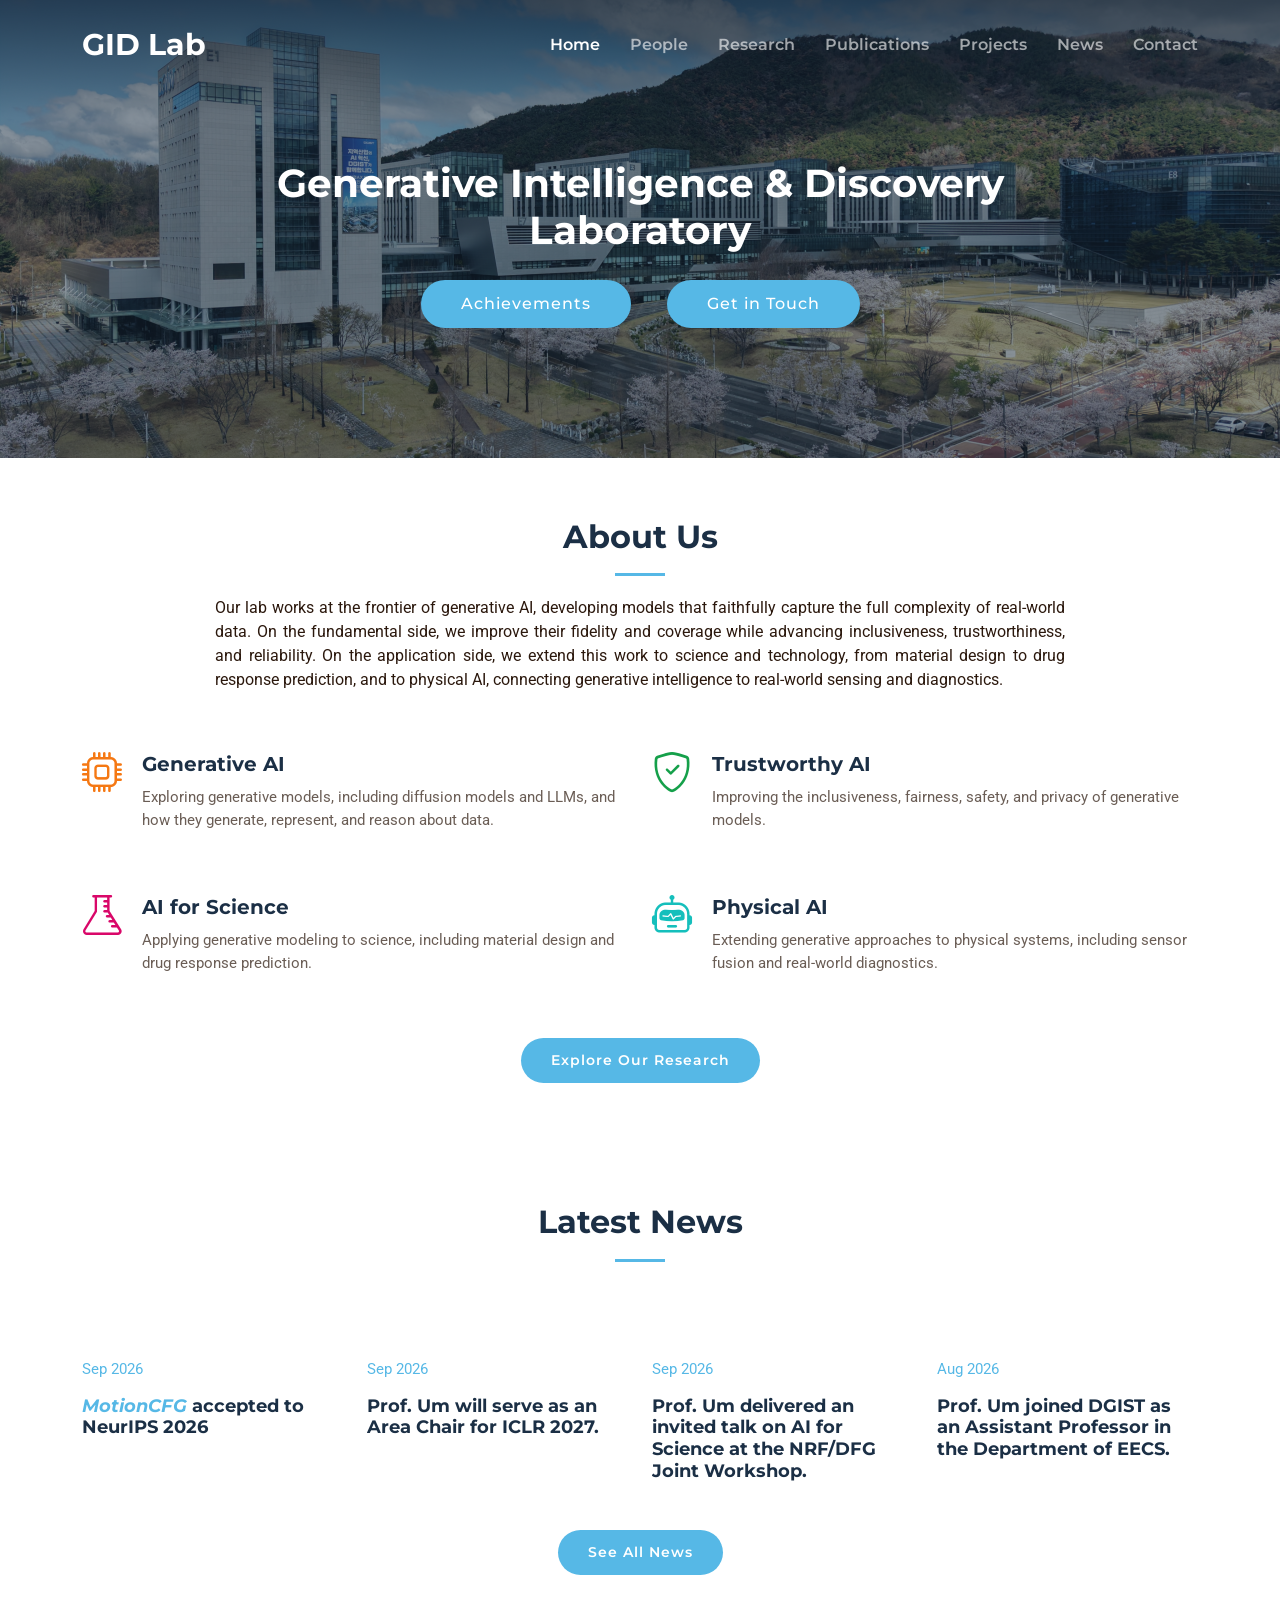
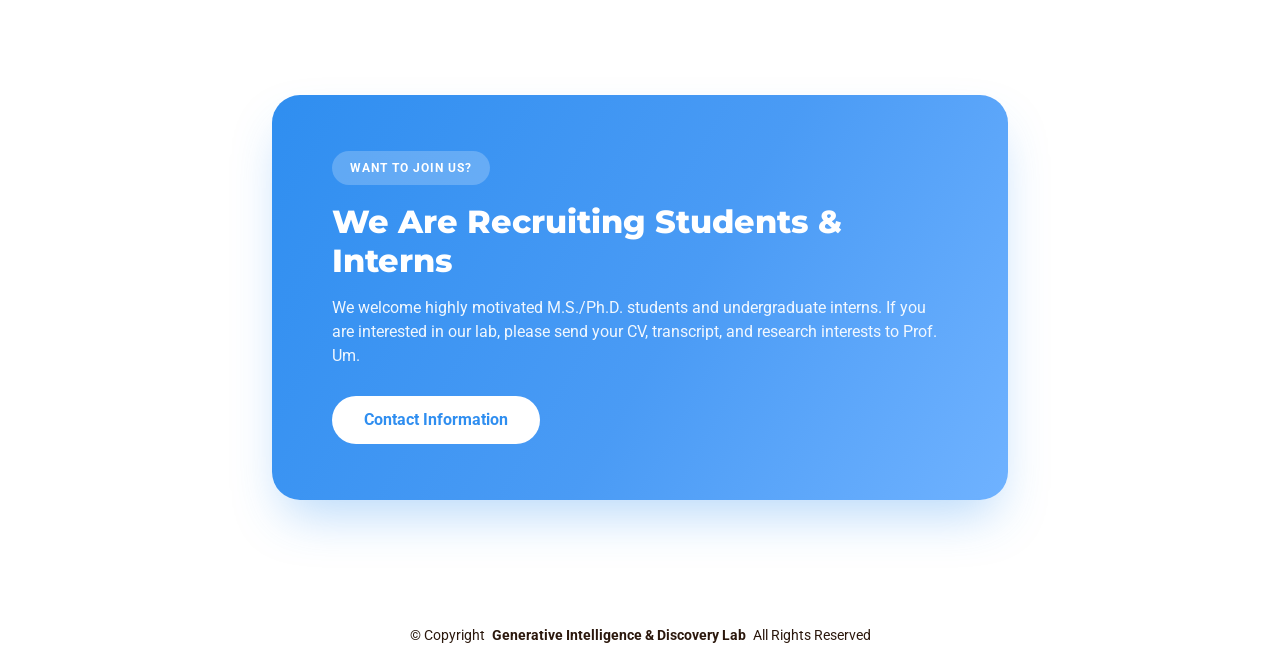
<file: index.html>
<!DOCTYPE html>
<html lang="en">

<head>
  <meta charset="utf-8">
  <meta content="width=device-width, initial-scale=1.0" name="viewport">
  <title>Home | GID Lab @ DGIST</title>
  <meta name="description" content="">
  <meta name="keywords" content="">

  <!-- Favicons -->
  <!-- <link href="assets/img/favicon.png" rel="icon"> -->
  <link rel="icon" href="data:image/svg+xml,<svg xmlns=%22http://www.w3.org/2000/svg%22 viewBox=%220 0 100 100%22><text y=%22.9em%22 font-size=%2290%22>✨</text></svg>">
  <link href="assets/img/apple-touch-icon.png" rel="apple-touch-icon">

  <!-- Fonts -->
  <link href="https://fonts.googleapis.com" rel="preconnect">
  <link href="https://fonts.gstatic.com" rel="preconnect" crossorigin>
  <link href="https://fonts.googleapis.com/css2?family=Roboto:ital,wght@0,100;0,300;0,400;0,500;0,700;0,900;1,100;1,300;1,400;1,500;1,700;1,900&family=Montserrat:ital,wght@0,100;0,200;0,300;0,400;0,500;0,600;0,700;0,800;0,900;1,100;1,200;1,300;1,400;1,500;1,600;1,700;1,800;1,900&family=Raleway:ital,wght@0,100;0,200;0,300;0,400;0,500;0,600;0,700;0,800;0,900;1,100;1,200;1,300;1,400;1,500;1,600;1,700;1,800;1,900&display=swap" rel="stylesheet">

  <!-- Vendor CSS Files -->
  <link href="assets/vendor/bootstrap/css/bootstrap.min.css" rel="stylesheet">
  <link href="assets/vendor/bootstrap-icons/bootstrap-icons.css" rel="stylesheet">
  <link href="assets/vendor/aos/aos.css" rel="stylesheet">
  <link href="assets/vendor/glightbox/css/glightbox.min.css" rel="stylesheet">
  <link href="assets/vendor/swiper/swiper-bundle.min.css" rel="stylesheet">

  <!-- Main CSS File -->
  <link href="assets/css/main.css" rel="stylesheet">

  <style>
    .recruiting-cta {
      padding: 60px 0 100px;
    }
    .recruiting-card {
      background: linear-gradient(120deg, #2f8ef0 0%, #4a9bf5 55%, #6fb2ff 100%);
      border-radius: 28px;
      padding: 56px 60px;
      box-shadow: 0 25px 50px -12px rgba(47, 142, 240, 0.35);
    }
    .recruiting-card .badge-pill {
      display: inline-block;
      background: rgba(255, 255, 255, 0.22);
      color: #ffffff;
      font-size: 12px;
      font-weight: 700;
      letter-spacing: 1px;
      text-transform: uppercase;
      padding: 8px 18px;
      border-radius: 50px;
      margin-bottom: 18px;
    }
    .recruiting-card h3 {
      color: #ffffff;
      font-weight: 800;
      font-size: 32px;
      margin-bottom: 16px;
    }
    .recruiting-card p {
      color: rgba(255, 255, 255, 0.92);
      font-size: 16px;
      max-width: 640px;
      margin-bottom: 28px;
    }
    .recruiting-card .cta-btn {
      background: #ffffff;
      color: #2f8ef0;
      font-weight: 700;
      padding: 12px 32px;
      border-radius: 50px;
      display: inline-block;
      transition: 0.3s;
    }
    .recruiting-card .cta-btn:hover {
      background: rgba(255, 255, 255, 0.9);
    }
    @media (max-width: 768px) {
      .recruiting-card {
        padding: 40px 28px;
      }
      .recruiting-card h3 {
        font-size: 24px;
      }
    }
  </style>

  <!-- =======================================================
  * Template Name: Nova
  * Template URL: https://bootstrapmade.com/nova-bootstrap-business-template/
  * Updated: Aug 07 2024 with Bootstrap v5.3.3
  * Author: BootstrapMade.com
  * License: https://bootstrapmade.com/license/
  ======================================================== -->
</head>

<body class="index-page">

  <header id="header" class="header d-flex align-items-center fixed-top">
    <div class="container-fluid container-xl position-relative d-flex align-items-center justify-content-between">

      <a href="index.html" class="logo d-flex align-items-center">
        <!-- Uncomment the line below if you also wish to use an image logo -->
        <!-- <img src="assets/img/logo.png" alt=""> -->
        <h1 class="sitename">GID Lab</h1>
      </a>

      <nav id="navmenu" class="navmenu">
        <ul>
          <li><a href="index.html" class="active">Home</a></li>
          <li><a href="people.html">People</a></li>
          <li><a href="research.html">Research</a></li>
          <li><a href="publications.html">Publications</a></li>
          <li><a href="projects.html">Projects</a></li>
          <li><a href="news.html">News</a></li>
          <li><a href="contact.html">Contact</a></li>
        </ul>
        <i class="mobile-nav-toggle d-xl-none bi bi-list"></i>


      </nav>

    </div>
  </header>

  <main class="main">

    <!-- Hero Section -->
    <section id="hero" class="call-to-action section dark-background" style="padding: 160px 0 120px;">

      <img src="assets/img/PHO_20260403105531715Rq31.jpg" alt="">


      

      
      <div class="container">
        <div class="row justify-content-center">
          <div class="col-xl-9 text-center">
            <h1 data-aos="fade-up" class="mb-3" style="font-weight: 700; font-size: 2.45rem;">Generative Intelligence &amp; Discovery Laboratory</h1>
            <div class="d-flex flex-wrap justify-content-center gap-3" data-aos="fade-up" data-aos-delay="100">
              <a href="publications.html" class="cta-btn">Achievements</a>
              <a href="#call-to-action" class="cta-btn">Get in Touch</a>
            </div>
          </div>
        </div>
      </div>

    </section><!-- /Hero Section -->

    
    <section id="services" class="services section">

      <!-- Section Title -->
      <div class="container section-title" data-aos="fade-up">
        <h2>About Us</h2>
        <p style="max-width: 850px; margin-left: auto; margin-right: auto; text-align: justify;">Our lab works at the frontier of generative AI, developing models that faithfully capture the full complexity of real-world data. On the fundamental side, we improve their fidelity and coverage while advancing inclusiveness, trustworthiness, and reliability. On the application side, we extend this work to science and technology, from material design to drug response prediction, and to physical AI, connecting generative intelligence to real-world sensing and diagnostics.</p>
      </div><!-- End Section Title -->

      <div class="container">

        <div class="row gy-4">

          <div class="col-lg-6 service-item d-flex" data-aos="fade-up" data-aos-delay="100">
            <div class="icon flex-shrink-0"><i class="bi bi-cpu" style="color: #f57813;"></i></div>
            <div>
              <h4 class="title">Generative AI</h4>
              <p class="description">Exploring generative models, including diffusion models and LLMs, and how they generate, represent, and reason about data.</p>
            </div>
          </div>
          <!-- End Service Item -->

          <div class="col-lg-6 service-item d-flex" data-aos="fade-up" data-aos-delay="100">
            <div class="icon flex-shrink-0"><i class="bi bi-shield-check" style="color: #15a04a;"></i></div>
            <div>
              <h4 class="title">Trustworthy AI</h4>
              <p class="description">Improving the inclusiveness, fairness, safety, and privacy of generative models.</p>
            </div>
          </div><!-- End Service Item -->

          <div class="col-lg-6 service-item d-flex" data-aos="fade-up" data-aos-delay="100">
            <div class="icon flex-shrink-0"><i class="bi bi-flask" style="color: #d90769;"></i></div>
            <div>
              <h4 class="title">AI for Science</h4>
              <p class="description">Applying generative modeling to science, including material design and drug response prediction.</p>
            </div>
          </div><!-- End Service Item -->

          <div class="col-lg-6 service-item d-flex" data-aos="fade-up" data-aos-delay="100">
            <div class="icon flex-shrink-0"><i class="bi bi-robot" style="color: #15bfbc;"></i></div>
            <div>
              <h4 class="title">Physical AI</h4>
              <p class="description">Extending generative approaches to physical systems, including sensor fusion and real-world diagnostics.</p>
            </div>
          </div><!-- End Service Item -->
          <div class="text-center mt-4" data-aos="fade-up">
            <a href="research.html" class="btn-get-started">Explore Our Research</a>
          </div>


        </div>

      </div>

    </section><!-- /Services Section -->

    <section id="recent-posts" class="recent-posts section">

      <!-- Section Title -->
      <div class="container section-title" data-aos="fade-up">
        <h2>Latest News</h2>

      </div><!-- End Section Title -->

      <div class="container">

        <div class="row gy-5">

          <div class="col-xl-3 col-md-6" data-aos="fade-up" data-aos-delay="100">
            <div class="post-box">
              <div class="meta">
                <span class="post-date">Sep 2026</span>
              </div>
              <h3 class="post-title"><a href="https://arxiv.org/abs/2603.14073" target="_blank"><em>MotionCFG</em></a> accepted to NeurIPS 2026</h3>
            </div>
          </div>

          <div class="col-xl-3 col-md-6" data-aos="fade-up" data-aos-delay="100">
            <div class="post-box">
              <div class="meta">
                <span class="post-date">Sep 2026</span>
              </div>
              <h3 class="post-title">Prof. Um will serve as an Area Chair for ICLR 2027.</h3>
            </div>
          </div>

          <div class="col-xl-3 col-md-6" data-aos="fade-up" data-aos-delay="100">
            <div class="post-box">
              <div class="meta">
                <span class="post-date">Sep 2026</span>
              </div>
              <h3 class="post-title">Prof. Um delivered an invited talk on AI for Science at the NRF/DFG Joint Workshop.</h3>
            </div>
          </div>

          <div class="col-xl-3 col-md-6" data-aos="fade-up" data-aos-delay="100">
            <div class="post-box">
              <div class="meta">
                <span class="post-date">Aug 2026</span>
              </div>
              <h3 class="post-title">Prof. Um joined DGIST as an Assistant Professor in the Department of EECS.</h3>
            </div>
          </div>

          <!-- <div class="col-xl-3 col-md-6" data-aos="fade-up" data-aos-delay="100">
            <div class="post-box">
              <div class="meta">
                <span class="post-date">Jul 2026</span>
              </div>
              <h3 class="post-title">Prof. Um delivered an invited talk on Physical AI at IEIE (대한전자공학회).</h3>
            </div>
          </div> -->

          <!-- <div class="col-xl-3 col-md-6" data-aos="fade-up" data-aos-delay="100">
            <div class="post-box">
              <div class="meta">
                <span class="post-date">Jun 2026</span>
              </div>
              <h3 class="post-title"><em>MiPO</em> accepted to ECCV 2026</h3>
            </div>
          </div> -->

          <!-- <div class="col-xl-3 col-md-6" data-aos="fade-up" data-aos-delay="100">
            <div class="post-box">
              <div class="meta">
                <span class="post-date">May 2026</span>
              </div>
              <h3 class="post-title"><em>JEPA guidance</em> accepted to ICML 2026</h3>
            </div>
          </div> -->
<!-- 
          <div class="col-xl-3 col-md-6" data-aos="fade-up" data-aos-delay="100">
            <div class="post-box">
              <div class="meta">
                <span class="post-date">Apr 2026</span>
              </div>
              <h3 class="post-title">Secured two government R&amp;D grants for AI for Science and battery diagnosis</h3>
            </div>
          </div> -->

        </div>

        <div class="text-center mt-5" data-aos="fade-up">
          <a href="news.html" class="btn-get-started">See All News</a>
        </div>


      </div>

    </section><!-- /Recent News Section -->
    <section id="call-to-action" class="recruiting-cta section">

      <div class="container" data-aos="zoom-in" data-aos-delay="100">
        <div class="row justify-content-center">
          <div class="col-xl-8">
            <div class="recruiting-card">
              <span class="badge-pill">Want to Join Us?</span>
              <h3>We Are Recruiting Students &amp; Interns</h3>
              <p>We welcome highly motivated M.S./Ph.D. students and undergraduate interns. If you are interested in our lab, please send your CV, transcript, and research interests to Prof. Um.</p>
              <a class="cta-btn" href="contact.html">Contact Information</a>
            </div>
          </div>
        </div>
      </div>

    </section><!-- /Call To Action Section -->


  </main>


  <footer id="footer" class="footer">
    <div class="container copyright text-center" style="border-top: 0; margin-top: 0;">
      <p>© <span>Copyright</span> <strong class="px-1 sitename">Generative Intelligence &amp; Discovery Lab</strong> <span>All Rights Reserved</span></p>
    </div>
  </footer>

  <!-- Scroll Top -->
  <a href="#" id="scroll-top" class="scroll-top d-flex align-items-center justify-content-center"><i class="bi bi-arrow-up-short"></i></a>

  <!-- Preloader -->
  <div id="preloader"></div>

  <!-- Vendor JS Files -->
  <script src="assets/vendor/bootstrap/js/bootstrap.bundle.min.js"></script>
  <script src="assets/vendor/php-email-form/validate.js"></script>
  <script src="assets/vendor/aos/aos.js"></script>
  <script src="assets/vendor/glightbox/js/glightbox.min.js"></script>
  <script src="assets/vendor/swiper/swiper-bundle.min.js"></script>
  <script src="assets/vendor/imagesloaded/imagesloaded.pkgd.min.js"></script>
  <script src="assets/vendor/isotope-layout/isotope.pkgd.min.js"></script>

  <!-- Main JS File -->
  <script src="assets/js/main.js"></script>

</body>

</html>
</file>
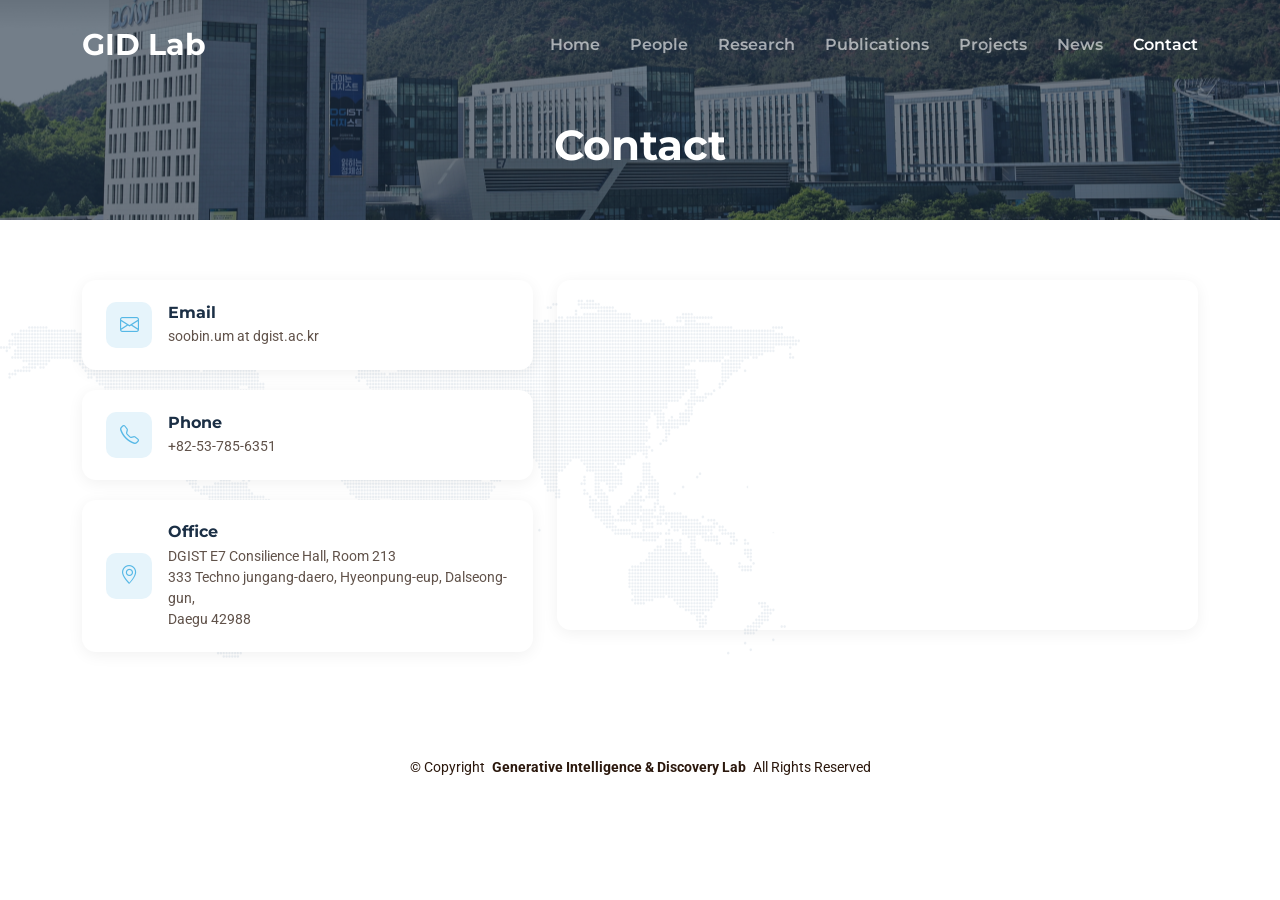
<file: contact.html>
<!DOCTYPE html>
<html lang="en">

<head>
  <meta charset="utf-8">
  <meta content="width=device-width, initial-scale=1.0" name="viewport">
  <title>Contact | GID Lab @ DGIST</title>
  <meta name="description" content="">
  <meta name="keywords" content="">

  <!-- Favicons -->
  <!-- <link href="assets/img/favicon.png" rel="icon"> -->
  <link rel="icon" href="data:image/svg+xml,<svg xmlns=%22http://www.w3.org/2000/svg%22 viewBox=%220 0 100 100%22><text y=%22.9em%22 font-size=%2290%22>✨</text></svg>">
  <link href="assets/img/apple-touch-icon.png" rel="apple-touch-icon">

  <!-- Fonts -->
  <link href="https://fonts.googleapis.com" rel="preconnect">
  <link href="https://fonts.gstatic.com" rel="preconnect" crossorigin>
  <link href="https://fonts.googleapis.com/css2?family=Roboto:ital,wght@0,100;0,300;0,400;0,500;0,700;0,900;1,100;1,300;1,400;1,500;1,700;1,900&family=Montserrat:ital,wght@0,100;0,200;0,300;0,400;0,500;0,600;0,700;0,800;0,900;1,100;1,200;1,300;1,400;1,500;1,600;1,700;1,800;1,900&family=Raleway:ital,wght@0,100;0,200;0,300;0,400;0,500;0,600;0,700;0,800;0,900;1,100;1,200;1,300;1,400;1,500;1,600;1,700;1,800;1,900&display=swap" rel="stylesheet">

  <!-- Vendor CSS Files -->
  <link href="assets/vendor/bootstrap/css/bootstrap.min.css" rel="stylesheet">
  <link href="assets/vendor/bootstrap-icons/bootstrap-icons.css" rel="stylesheet">
  <link href="assets/vendor/aos/aos.css" rel="stylesheet">
  <link href="assets/vendor/glightbox/css/glightbox.min.css" rel="stylesheet">
  <link href="assets/vendor/swiper/swiper-bundle.min.css" rel="stylesheet">

  <!-- Main CSS File -->
  <link href="assets/css/main.css" rel="stylesheet">

  <!-- =======================================================
  * Template Name: Nova
  * Template URL: https://bootstrapmade.com/nova-bootstrap-business-template/
  * Updated: Aug 07 2024 with Bootstrap v5.3.3
  * Author: BootstrapMade.com
  * License: https://bootstrapmade.com/license/
  ======================================================== -->
</head>

<body class="contact-page">

  <header id="header" class="header d-flex align-items-center fixed-top">
    <div class="container-fluid container-xl position-relative d-flex align-items-center justify-content-between">

      <a href="index.html" class="logo d-flex align-items-center">
        <!-- Uncomment the line below if you also wish to use an image logo -->
        <!-- <img src="assets/img/logo.png" alt=""> -->
        <h1 class="sitename">GID Lab</h1>
      </a>

      <nav id="navmenu" class="navmenu">
        <ul>
          <li><a href="index.html">Home</a></li>
          <li><a href="people.html">People</a></li>
          <li><a href="research.html">Research</a></li>
          <li><a href="publications.html">Publications</a></li>
          <li><a href="projects.html">Projects</a></li>
          <li><a href="news.html">News</a></li>
          <li><a href="contact.html" class="active">Contact</a></li>
        </ul>
        <i class="mobile-nav-toggle d-xl-none bi bi-list"></i>


      </nav>

    </div>
  </header>

  <main class="main">

    <!-- Page Title -->
    <div class="page-title dark-background" data-aos="fade" style="background-image: url(assets/img/PHO_20260403105601769Hk51.jpg);">
      <div class="container">
        <h1>Contact</h1>
      </div>
    </div><!-- End Page Title -->

    <!-- Contact Section -->
    <section id="contact" class="contact section">
      <div class="container position-relative" data-aos="fade-up" data-aos-delay="100">
        <div class="row gy-4">

          <div class="col-lg-5">

            <div class="contact-card" data-aos="fade-up" data-aos-delay="100">
              <div class="icon-box"><i class="bi bi-envelope"></i></div>
              <div>
                <h3>Email</h3>
                <p>soobin.um at dgist.ac.kr</p>
              </div>
            </div>

            <div class="contact-card" data-aos="fade-up" data-aos-delay="200">
              <div class="icon-box"><i class="bi bi-telephone"></i></div>
              <div>
                <h3>Phone</h3>
                <p>+82-53-785-6351</p>
              </div>
            </div>

            <div class="contact-card" data-aos="fade-up" data-aos-delay="300">
              <div class="icon-box"><i class="bi bi-geo-alt"></i></div>
              <div>
                <h3>Office</h3>
                <p>DGIST E7 Consilience Hall, Room 213<br>333 Techno jungang-daero, Hyeonpung-eup, Dalseong-gun,<br>Daegu 42988</p>
              </div>
            </div>

          </div><!-- End Contact Cards -->

          <div class="col-lg-7" data-aos="fade-up" data-aos-delay="400">
            
            <div class="contact-map-frame">
              <iframe
                src="https://www.google.com/maps/embed?pb=!1m13!1m8!1m3!1d12959.237222826268!2d128.454!3d35.70631!3m2!1i1024!2i768!4f13.1!3m2!1m1!2zMzXCsDQyJzIyLjciTiAxMjjCsDI3JzE0LjQiRQ!5e0!3m2!1sko!2sus!4v1787053288557!5m2!1sko!2sus"
                allowfullscreen
                loading="lazy"
                referrerpolicy="strict-origin-when-cross-origin">
              </iframe>
            </div>
          </div><!-- End Map -->

        </div>
      </div>
    </section><!-- /Contact Section -->

  </main>


  <footer id="footer" class="footer">
    <div class="container copyright text-center" style="border-top: 0; margin-top: 0;">
      <p>© <span>Copyright</span> <strong class="px-1 sitename">Generative Intelligence &amp; Discovery Lab</strong> <span>All Rights Reserved</span></p>
    </div>
  </footer>

  <!-- Scroll Top -->
  <a href="#" id="scroll-top" class="scroll-top d-flex align-items-center justify-content-center"><i class="bi bi-arrow-up-short"></i></a>

  <!-- Preloader -->
  <div id="preloader"></div>

  <!-- Vendor JS Files -->
  <script src="assets/vendor/bootstrap/js/bootstrap.bundle.min.js"></script>
  <script src="assets/vendor/php-email-form/validate.js"></script>
  <script src="assets/vendor/aos/aos.js"></script>
  <script src="assets/vendor/glightbox/js/glightbox.min.js"></script>
  <script src="assets/vendor/swiper/swiper-bundle.min.js"></script>
  <script src="assets/vendor/imagesloaded/imagesloaded.pkgd.min.js"></script>
  <script src="assets/vendor/isotope-layout/isotope.pkgd.min.js"></script>

  <!-- Main JS File -->
  <script src="assets/js/main.js"></script>

</body>

</html>
</file>
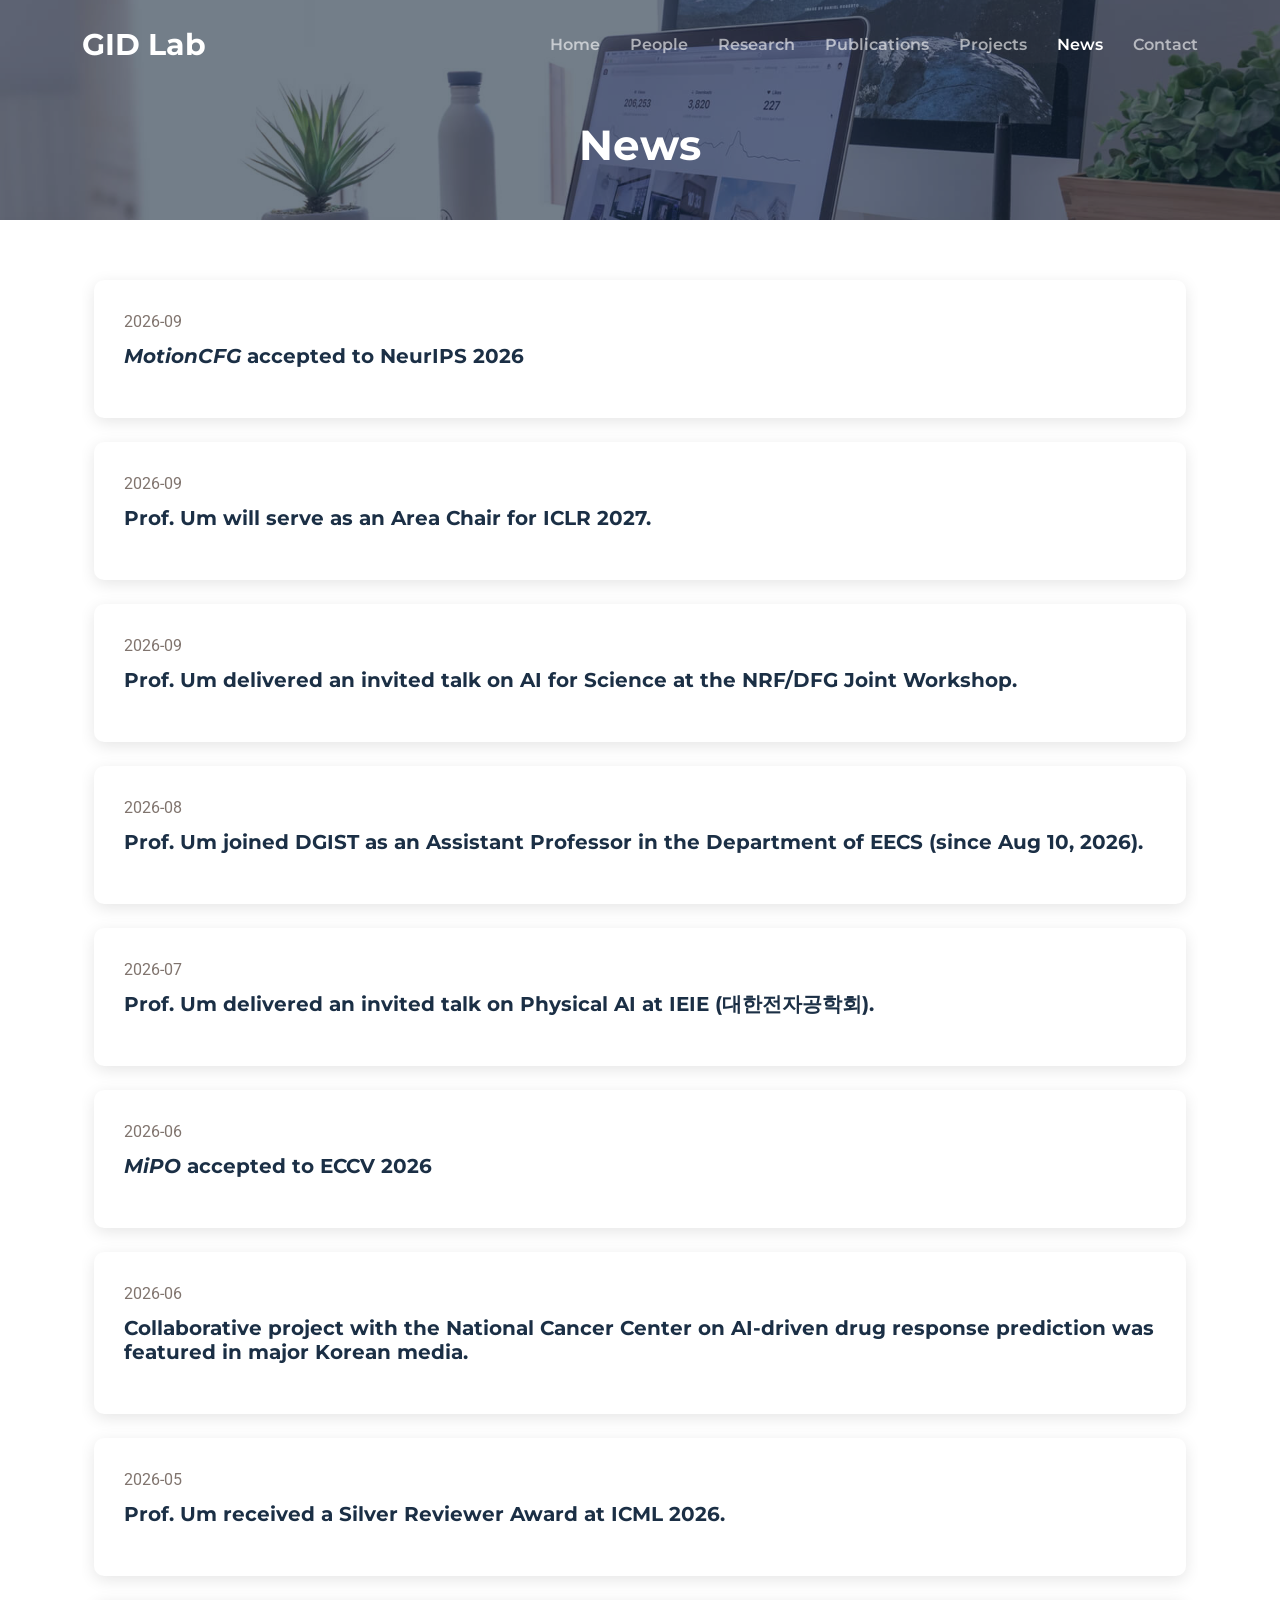
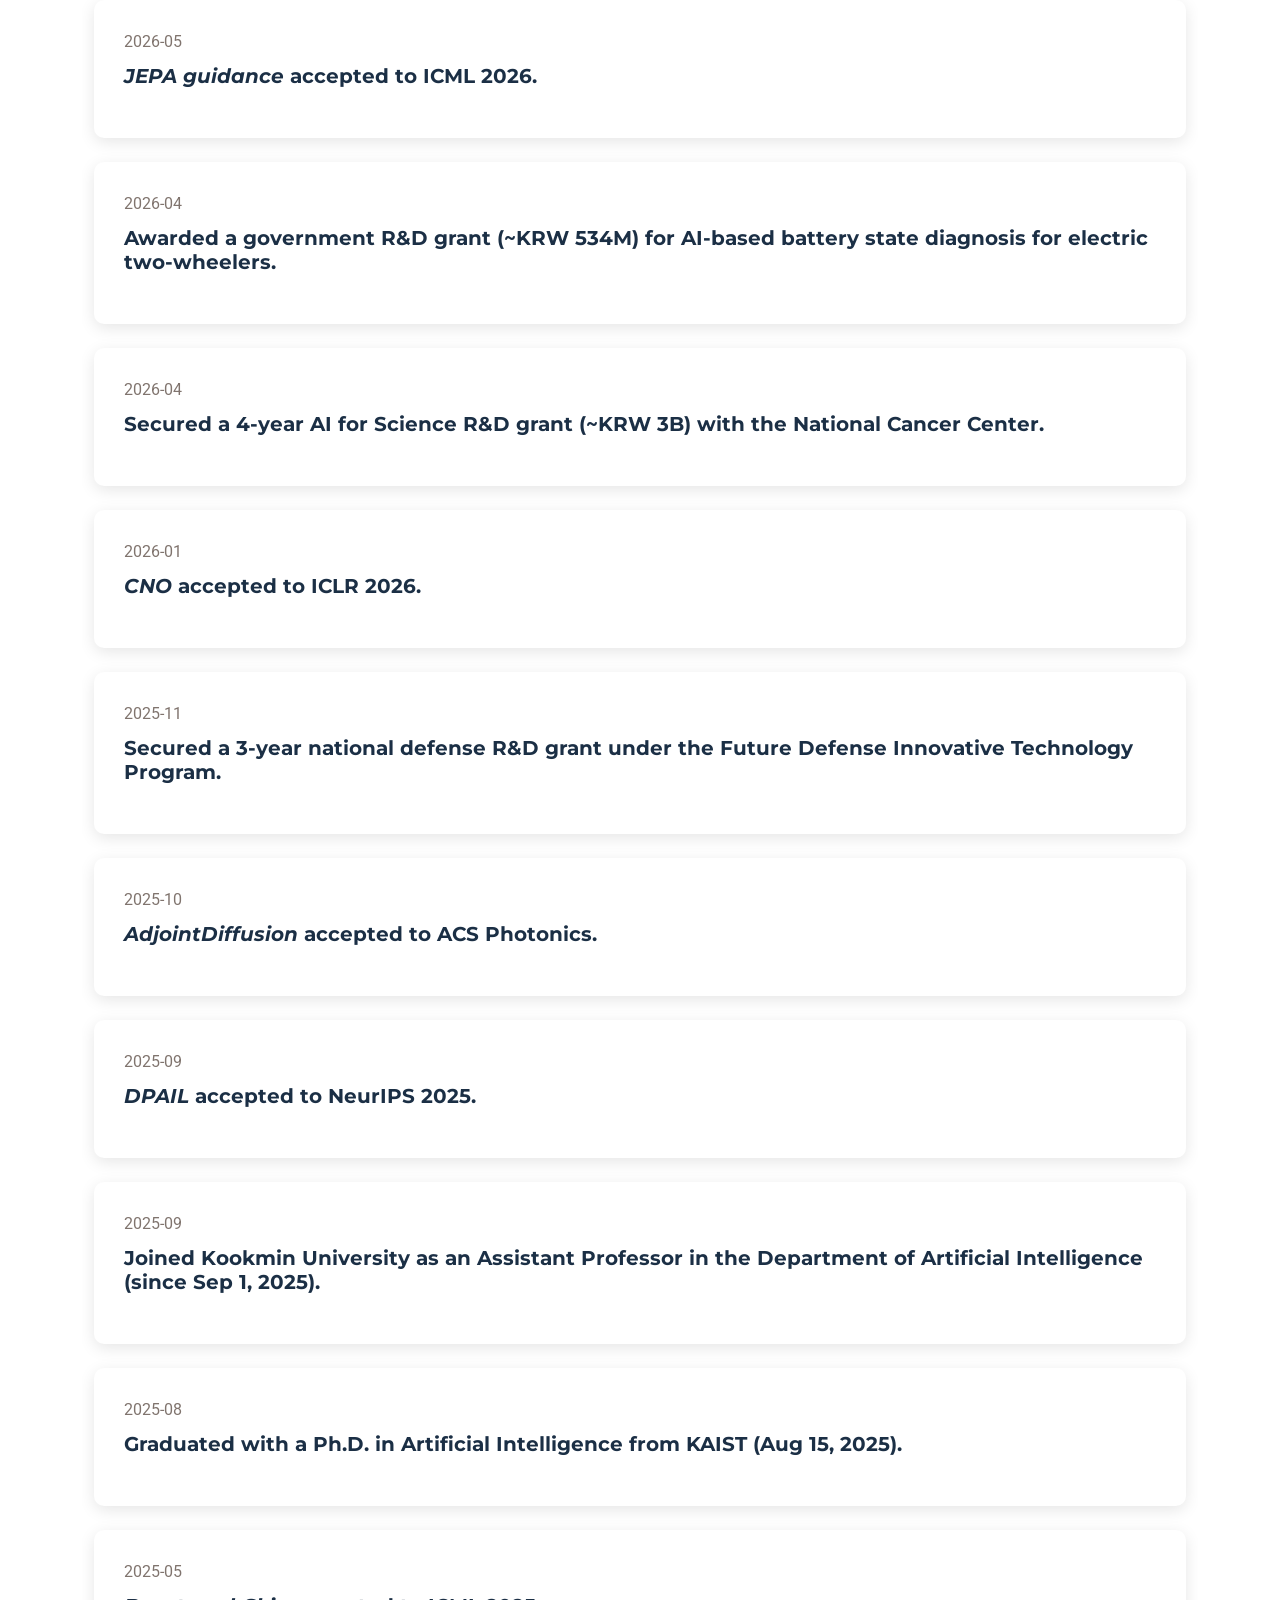
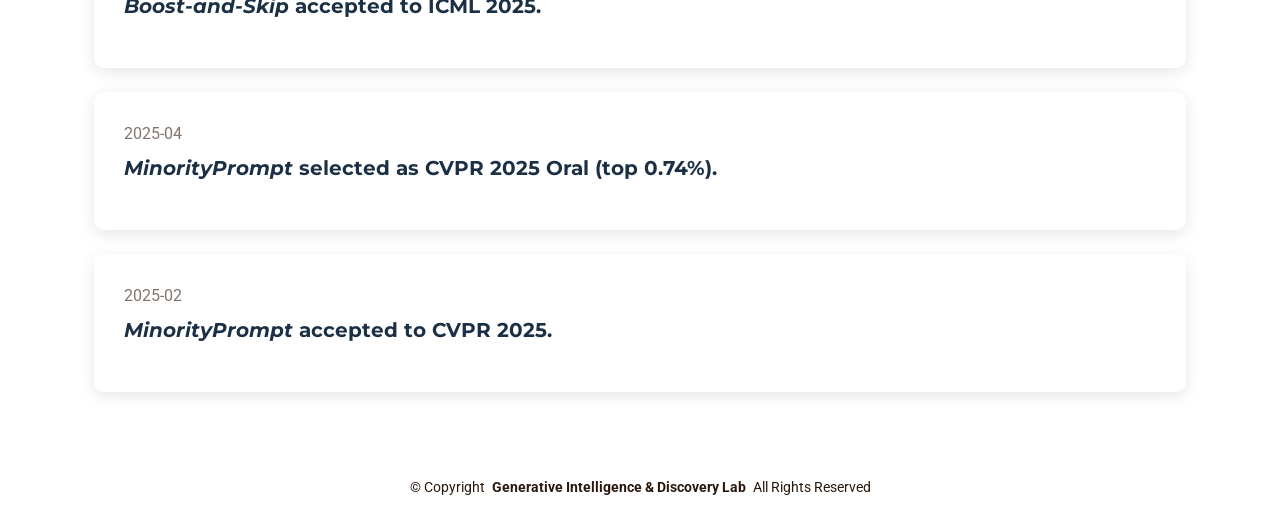
<file: news.html>
<!DOCTYPE html>
<html lang="en">

<head>
  <meta charset="utf-8">
  <meta content="width=device-width, initial-scale=1.0" name="viewport">
  <title>News | GID Lab @ DGIST</title>
  <meta name="description" content="">
  <meta name="keywords" content="">

  <!-- Favicons -->
  <!-- <link href="assets/img/favicon.png" rel="icon"> -->
  <link rel="icon" href="data:image/svg+xml,<svg xmlns=%22http://www.w3.org/2000/svg%22 viewBox=%220 0 100 100%22><text y=%22.9em%22 font-size=%2290%22>✨</text></svg>">
  <link href="assets/img/apple-touch-icon.png" rel="apple-touch-icon">

  <!-- Fonts -->
  <link href="https://fonts.googleapis.com" rel="preconnect">
  <link href="https://fonts.gstatic.com" rel="preconnect" crossorigin>
  <link href="https://fonts.googleapis.com/css2?family=Roboto:ital,wght@0,100;0,300;0,400;0,500;0,700;0,900;1,100;1,300;1,400;1,500;1,700;1,900&family=Montserrat:ital,wght@0,100;0,200;0,300;0,400;0,500;0,600;0,700;0,800;0,900;1,100;1,200;1,300;1,400;1,500;1,600;1,700;1,800;1,900&family=Raleway:ital,wght@0,100;0,200;0,300;0,400;0,500;0,600;0,700;0,800;0,900;1,100;1,200;1,300;1,400;1,500;1,600;1,700;1,800;1,900&display=swap" rel="stylesheet">

  <!-- Vendor CSS Files -->
  <link href="assets/vendor/bootstrap/css/bootstrap.min.css" rel="stylesheet">
  <link href="assets/vendor/bootstrap-icons/bootstrap-icons.css" rel="stylesheet">
  <link href="assets/vendor/aos/aos.css" rel="stylesheet">
  <link href="assets/vendor/glightbox/css/glightbox.min.css" rel="stylesheet">
  <link href="assets/vendor/swiper/swiper-bundle.min.css" rel="stylesheet">

  <!-- Main CSS File -->
  <link href="assets/css/main.css" rel="stylesheet">

  <!-- =======================================================
  * Template Name: Nova
  * Template URL: https://bootstrapmade.com/nova-bootstrap-business-template/
  * Updated: Aug 07 2024 with Bootstrap v5.3.3
  * Author: BootstrapMade.com
  * License: https://bootstrapmade.com/license/
  ======================================================== -->
</head>

<body class="blog-page">

  <header id="header" class="header d-flex align-items-center fixed-top">
    <div class="container-fluid container-xl position-relative d-flex align-items-center justify-content-between">

      <a href="index.html" class="logo d-flex align-items-center">
        <!-- Uncomment the line below if you also wish to use an image logo -->
        <!-- <img src="assets/img/logo.png" alt=""> -->
        <h1 class="sitename">GID Lab</h1>
      </a>

      <nav id="navmenu" class="navmenu">
        <ul>
          <li><a href="index.html">Home</a></li>
          <li><a href="people.html">People</a></li>
          <li><a href="research.html">Research</a></li>
          <li><a href="publications.html">Publications</a></li>
          <li><a href="projects.html">Projects</a></li>
          <li><a href="news.html" class="active">News</a></li>
          <li><a href="contact.html">Contact</a></li>
        </ul>
        <i class="mobile-nav-toggle d-xl-none bi bi-list"></i>


      </nav>

    </div>
  </header>

  <main class="main">

    <!-- Page Title -->
    <div class="page-title dark-background" data-aos="fade" style="background-image: url(assets/img/blog-page-title-bg.jpg);">
      <div class="container">
        <h1>News</h1>
      </div>
    </div><!-- End Page Title -->

    <div class="container">

      <!-- News Section -->
      <section id="blog-posts" class="blog-posts section">

        <div class="container">
          <div class="row gy-4">
            
            <div class="col-lg-12">
              <article>
                <p class="post-category">2026-09</p>
                <h2 class="title"><a href="https://arxiv.org/abs/2603.14073" target="_blank"><em>MotionCFG</em> accepted to NeurIPS 2026</a></h2>
              </article>
            </div><!-- End post list item -->

            <div class="col-lg-12">
              <article>
                <p class="post-category">2026-09</p>
                <h2 class="title">Prof. Um will serve as an Area Chair for ICLR 2027.</h2>
              </article>
            </div><!-- End post list item -->

            <div class="col-lg-12">
              <article>
                <p class="post-category">2026-09</p>
                <h2 class="title">Prof. Um delivered an invited talk on AI for Science at the NRF/DFG Joint Workshop.</h2>
              </article>
            </div><!-- End post list item -->

            <div class="col-lg-12">
              <article>
                <p class="post-category">2026-08</p>
                <h2 class="title">Prof. Um joined DGIST as an Assistant Professor in the Department of EECS (since Aug 10, 2026).</h2>
              </article>
            </div><!-- End post list item -->

            <div class="col-lg-12">
              <article>
                <p class="post-category">2026-07</p>
                <h2 class="title">Prof. Um delivered an invited talk on Physical AI at IEIE (대한전자공학회).</h2>
              </article>
            </div><!-- End post list item -->

            <div class="col-lg-12">
              <article>
                <p class="post-category">2026-06</p>
                <h2 class="title"><a href="https://arxiv.org/abs/2607.03770" target="_blank"><em>MiPO</em> accepted to ECCV 2026</a></h2>
              </article>
            </div><!-- End post list item -->

            <div class="col-lg-12">
              <article>
                <p class="post-category">2026-06</p>
                <h2 class="title"><a href="https://www.sedaily.com/article/20051659" target="_blank">Collaborative project with the National Cancer Center on AI-driven drug response prediction was featured in major Korean media.</a></h2>
              </article>
            </div><!-- End post list item -->

            <div class="col-lg-12">
              <article>
                <p class="post-category">2026-05</p>
                <h2 class="title">Prof. Um received a Silver Reviewer Award at ICML 2026.</h2>
              </article>
            </div><!-- End post list item -->

            <div class="col-lg-12">
              <article>
                <p class="post-category">2026-05</p>
                <h2 class="title"><a href="https://openreview.net/forum?id=SHLRiQAlMp" target="_blank"><em>JEPA guidance</em> accepted to ICML 2026.</a></h2>
              </article>
            </div><!-- End post list item -->

            <div class="col-lg-12">
              <article>
                <p class="post-category">2026-04</p>
                <h2 class="title">Awarded a government R&amp;D grant (~KRW 534M) for AI-based battery state diagnosis for electric two-wheelers.</h2>
              </article>
            </div><!-- End post list item -->

            <div class="col-lg-12">
              <article>
                <p class="post-category">2026-04</p>
                <h2 class="title">Secured a 4-year AI for Science R&amp;D grant (~KRW 3B) with the National Cancer Center.</h2>
              </article>
            </div><!-- End post list item -->

            <div class="col-lg-12">
              <article>
                <p class="post-category">2026-01</p>
                <h2 class="title"><a href="https://openreview.net/forum?id=EVRMnAREc3" target="_blank"><em>CNO</em> accepted to ICLR 2026.</a></h2>
              </article>
            </div><!-- End post list item -->

            <div class="col-lg-12">
              <article>
                <p class="post-category">2025-11</p>
                <h2 class="title">Secured a 3-year national defense R&amp;D grant under the Future Defense Innovative Technology Program.</h2>
              </article>
            </div><!-- End post list item -->

            <div class="col-lg-12">
              <article>
                <p class="post-category">2025-10</p>
                <h2 class="title"><a href="https://pubs.acs.org/doi/10.1021/acsphotonics.5c00993" target="_blank"><em>AdjointDiffusion</em> accepted to ACS Photonics.</a></h2>
              </article>
            </div><!-- End post list item -->

            <div class="col-lg-12">
              <article>
                <p class="post-category">2025-09</p>
                <h2 class="title"><a href="https://openreview.net/forum?id=F2ILoE1eDj" target="_blank"><em>DPAIL</em> accepted to NeurIPS 2025.</a></h2>
              </article>
            </div><!-- End post list item -->

            <div class="col-lg-12">
              <article>
                <p class="post-category">2025-09</p>
                <h2 class="title">Joined Kookmin University as an Assistant Professor in the Department of Artificial Intelligence (since Sep 1, 2025).</h2>
              </article>
            </div><!-- End post list item -->


            <div class="col-lg-12">
              <article>
                <p class="post-category">2025-08</p>
                <h2 class="title">Graduated with a Ph.D. in Artificial Intelligence from KAIST (Aug 15, 2025).</h2>
              </article>
            </div><!-- End post list item -->

            <div class="col-lg-12">
              <article>
                <p class="post-category">2025-05</p>
                <h2 class="title"><a href="https://openreview.net/forum?id=IH8OwjOGzM&noteId=VvpdjPav4p" target="_blank"><em>Boost-and-Skip</em> accepted to ICML 2025.</a></h2>
              </article>
            </div><!-- End post list item -->

            <div class="col-lg-12">
              <article>
                <p class="post-category">2025-04</p>
                <h2 class="title"><em>MinorityPrompt</em> selected as CVPR 2025 Oral (top 0.74%).</h2>
              </article>
            </div><!-- End post list item -->

            <div class="col-lg-12">
              <article>
                <p class="post-category">2025-02</p>
                <h2 class="title"><a href="https://openaccess.thecvf.com/content/CVPR2025/html/Um_Minority-Focused_Text-to-Image_Generation_via_Prompt_Optimization_CVPR_2025_paper.html" target="_blank"><em>MinorityPrompt</em> accepted to CVPR 2025.</a></h2>
              </article>
            </div><!-- End post list item -->

          </div>
        </div>

      </section><!-- /News Section -->

    </div>

  </main>


  <footer id="footer" class="footer">
    <div class="container copyright text-center" style="border-top: 0; margin-top: 0;">
      <p>© <span>Copyright</span> <strong class="px-1 sitename">Generative Intelligence &amp; Discovery Lab</strong> <span>All Rights Reserved</span></p>
    </div>
  </footer>

  <!-- Scroll Top -->
  <a href="#" id="scroll-top" class="scroll-top d-flex align-items-center justify-content-center"><i class="bi bi-arrow-up-short"></i></a>

  <!-- Preloader -->
  <div id="preloader"></div>

  <!-- Vendor JS Files -->
  <script src="assets/vendor/bootstrap/js/bootstrap.bundle.min.js"></script>
  <script src="assets/vendor/php-email-form/validate.js"></script>
  <script src="assets/vendor/aos/aos.js"></script>
  <script src="assets/vendor/glightbox/js/glightbox.min.js"></script>
  <script src="assets/vendor/swiper/swiper-bundle.min.js"></script>
  <script src="assets/vendor/imagesloaded/imagesloaded.pkgd.min.js"></script>
  <script src="assets/vendor/isotope-layout/isotope.pkgd.min.js"></script>

  <!-- Main JS File -->
  <script src="assets/js/main.js"></script>

</body>

</html>
</file>
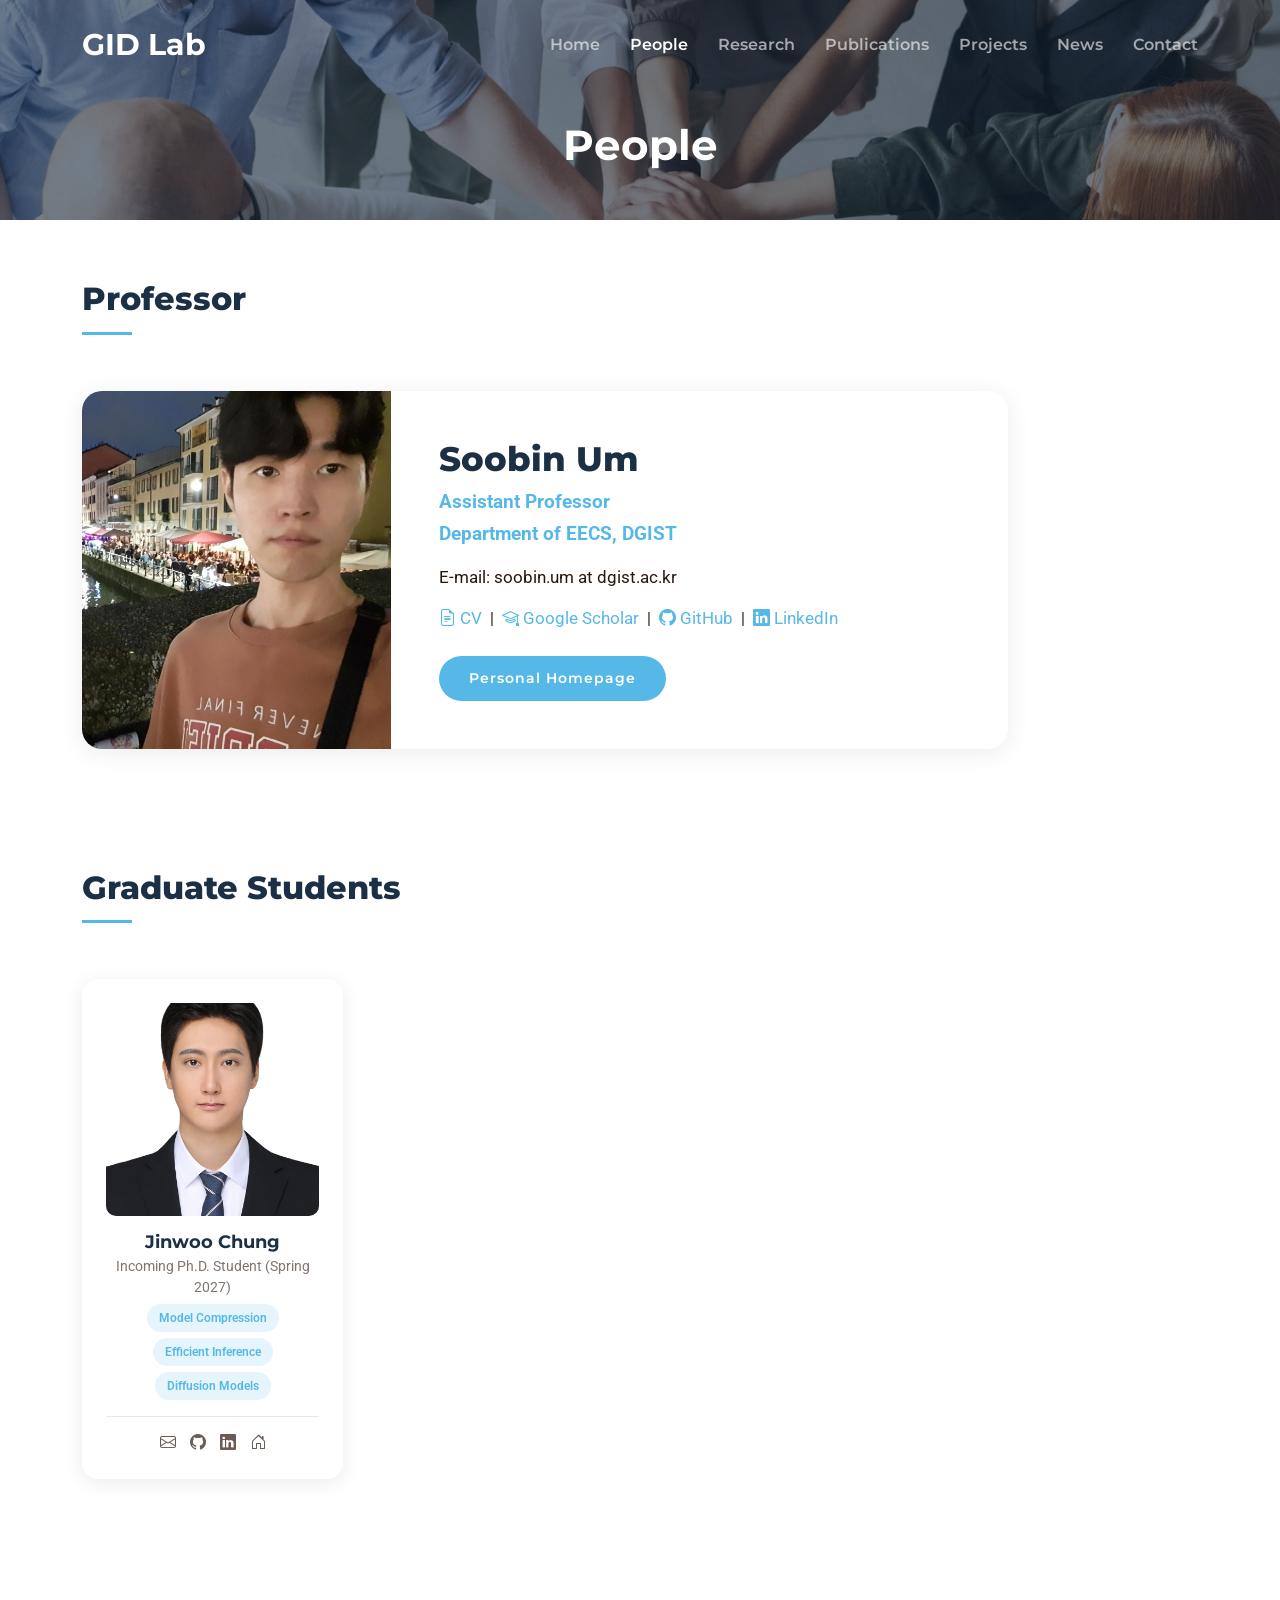
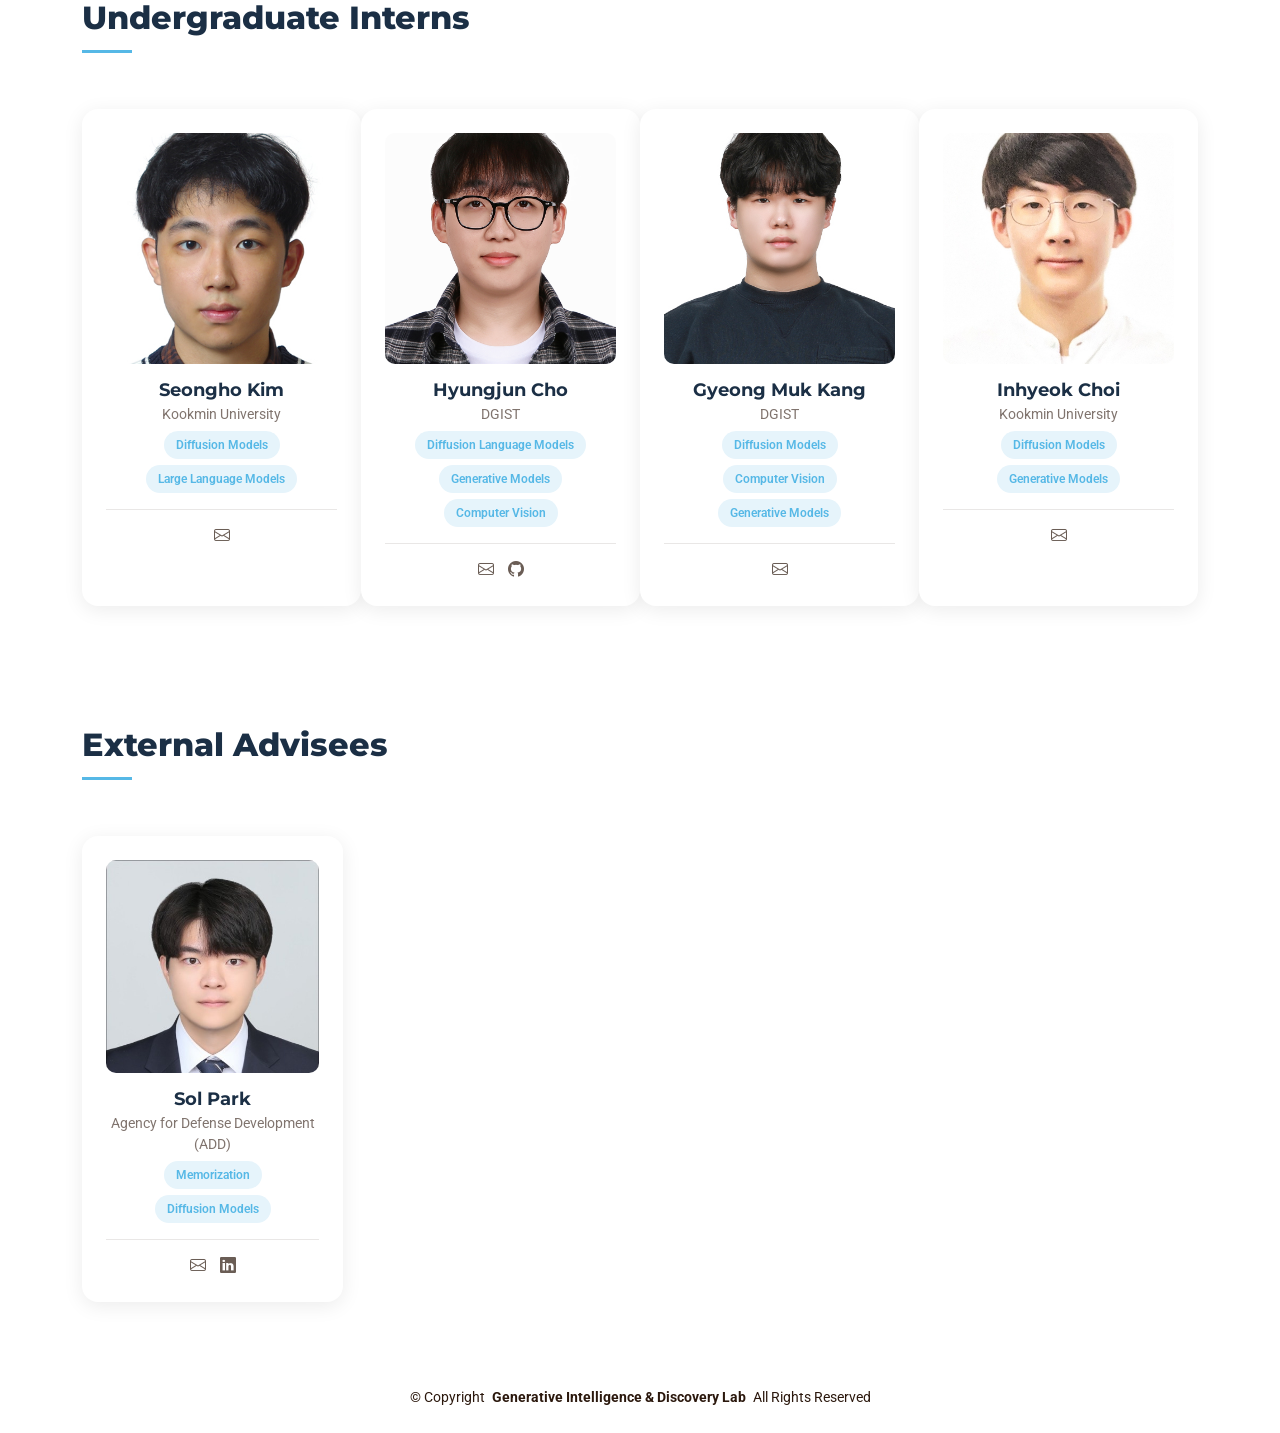
<file: people.html>
<!DOCTYPE html>
<html lang="en">

<head>
  <meta charset="utf-8">
  <meta content="width=device-width, initial-scale=1.0" name="viewport">
  <title>People | GID Lab @ DGIST</title>
  <meta name="description" content="">
  <meta name="keywords" content="">

  <!-- Favicons -->
  <!-- <link href="assets/img/favicon.png" rel="icon"> -->
  <link rel="icon" href="data:image/svg+xml,<svg xmlns=%22http://www.w3.org/2000/svg%22 viewBox=%220 0 100 100%22><text y=%22.9em%22 font-size=%2290%22>✨</text></svg>">
  <link href="assets/img/apple-touch-icon.png" rel="apple-touch-icon">

  <!-- Fonts -->
  <link href="https://fonts.googleapis.com" rel="preconnect">
  <link href="https://fonts.gstatic.com" rel="preconnect" crossorigin>
  <link href="https://fonts.googleapis.com/css2?family=Roboto:ital,wght@0,100;0,300;0,400;0,500;0,700;0,900;1,100;1,300;1,400;1,500;1,700;1,900&family=Montserrat:ital,wght@0,100;0,200;0,300;0,400;0,500;0,600;0,700;0,800;0,900;1,100;1,200;1,300;1,400;1,500;1,600;1,700;1,800;1,900&family=Raleway:ital,wght@0,100;0,200;0,300;0,400;0,500;0,600;0,700;0,800;0,900;1,100;1,200;1,300;1,400;1,500;1,600;1,700;1,800;1,900&display=swap" rel="stylesheet">

  <!-- Vendor CSS Files -->
  <link href="assets/vendor/bootstrap/css/bootstrap.min.css" rel="stylesheet">
  <link href="assets/vendor/bootstrap-icons/bootstrap-icons.css" rel="stylesheet">
  <link href="assets/vendor/aos/aos.css" rel="stylesheet">
  <link href="assets/vendor/glightbox/css/glightbox.min.css" rel="stylesheet">
  <link href="assets/vendor/swiper/swiper-bundle.min.css" rel="stylesheet">

  <!-- Main CSS File -->
  <link href="assets/css/main.css" rel="stylesheet">

  <style>
    .people-heading {
      text-align: left;
      padding-bottom: 40px;
      position: relative;
    }
    .people-heading h2 {
      font-size: 32px;
      font-weight: 800;
      margin-bottom: 16px;
      padding-bottom: 16px;
      position: relative;
      display: inline-block;
    }
    .people-heading h2:after {
      content: "";
      position: absolute;
      display: block;
      width: 50px;
      height: 3px;
      background: var(--accent-color);
      left: 0;
      bottom: 0;
    }
    .people-heading p {
      margin-bottom: 0;
    }
  </style>

  <!-- =======================================================
  * Template Name: Nova
  * Template URL: https://bootstrapmade.com/nova-bootstrap-business-template/
  * Updated: Aug 07 2024 with Bootstrap v5.3.3
  * Author: BootstrapMade.com
  * License: https://bootstrapmade.com/license/
  ======================================================== -->
</head>

<body class="about-page">

  <header id="header" class="header d-flex align-items-center fixed-top">
    <div class="container-fluid container-xl position-relative d-flex align-items-center justify-content-between">

      <a href="index.html" class="logo d-flex align-items-center">
        <!-- Uncomment the line below if you also wish to use an image logo -->
        <!-- <img src="assets/img/logo.png" alt=""> -->
        <h1 class="sitename">GID Lab</h1>
      </a>

      <nav id="navmenu" class="navmenu">
        <ul>
          <li><a href="index.html">Home</a></li>
          <li><a href="people.html" class="active">People</a></li>
          <li><a href="research.html">Research</a></li>
          <li><a href="publications.html">Publications</a></li>
          <li><a href="projects.html">Projects</a></li>
          <li><a href="news.html">News</a></li>
          <li><a href="contact.html">Contact</a></li>
        </ul>
        <i class="mobile-nav-toggle d-xl-none bi bi-list"></i>


      </nav>

    </div>
  </header>

  <main class="main">

    <!-- Page Title -->
    <div class="page-title dark-background" data-aos="fade" style="background-image: url(assets/img/team-page-title-bg.jpg);">
      <div class="container">
        <h1>People</h1>
      </div>
    </div><!-- End Page Title -->

    <!-- Professor Section -->
    <section id="professor" class="team section">

      <!-- Section Title -->
      <div class="container people-heading" data-aos="fade-up">
        <h2>Professor</h2>
      </div><!-- End Section Title -->

      <div class="container">
        <div class="row" data-aos="fade-up" data-aos-delay="100">
          <div class="col-lg-10">
            <div class="row g-0 professor-card">
              <div class="col-md-4">
                <img src="assets/img/team/prof_soobin.jpg" class="img-fluid w-100 prof-photo" alt="Soobin Um">
              </div>
              <div class="col-md-8 d-flex align-items-center">
                <div class="p-4 p-lg-5">
                  <h3 class="mb-2">Soobin Um</h3>
                  <p class="mb-1 role" style="color: var(--accent-color);"><strong>Assistant Professor</strong></p>
                  <p class="mb-3 role" style="color: var(--accent-color);"><strong>Department of EECS, DGIST</strong></p>
                  <p class="mb-3 email">E-mail: soobin.um at dgist.ac.kr</p>
                  <p class="mb-4 links">
                    <a href="https://soobin-um.github.io/sum_CV.pdf?v=3" target="_blank" rel="noopener noreferrer" style="color: var(--accent-color);"><i class="bi bi-file-earmark-text"></i> CV</a>
                    &nbsp;|&nbsp;
                    <a href="https://scholar.google.com/citations?user=JBGNjA0AAAAJ&hl=en" target="_blank" rel="noopener" style="color: var(--accent-color);"><i class="bi bi-mortarboard"></i> Google Scholar</a>
                    &nbsp;|&nbsp;
                    <a href="https://github.com/soobin-um" target="_blank" rel="noopener" style="color: var(--accent-color);"><i class="bi bi-github"></i> GitHub</a>
                    &nbsp;|&nbsp;
                    <a href="https://www.linkedin.com/in/soobin-um" target="_blank" rel="noopener" style="color: var(--accent-color);"><i class="bi bi-linkedin"></i> LinkedIn</a>
                  </p>
                  <a href="https://soobin-um.github.io/" target="_blank" rel="noopener" class="btn-get-started">Personal Homepage</a>
                </div>
              </div>
            </div>
          </div>
        </div>
      </div>

    </section><!-- /Professor Section -->


    <!-- Graduate Students Section -->
    <section id="graduate-students" class="team section">

      <!-- Section Title -->
      <div class="container people-heading" data-aos="fade-up">
        <h2>Graduate Students</h2>
      </div><!-- End Section Title -->

      <div class="container">

        <div class="row gy-4">

          <div class="col-lg-3 col-md-6 d-flex align-items-stretch" data-aos="fade-up" data-aos-delay="100">
            <div class="student-card">
              <img src="assets/img/team/phd_jinwoo.jpg" alt="Jinwoo Chung">
              <h4>Jinwoo Chung</h4>
              <span class="role">Incoming Ph.D. Student (Spring 2027)</span>
              <div class="tags">
                <span>Model Compression</span>
                <span>Efficient Inference</span>
                <span>Diffusion Models</span>
              </div>
              <div class="socials">
                <a href="mailto:imaboybut@kookmin.ac.kr" aria-label="Email"><i class="bi bi-envelope"></i></a>
                <a href="https://github.com/imaboybut" target="_blank" rel="noopener" aria-label="GitHub"><i class="bi bi-github"></i></a>
                <a href="https://www.linkedin.com/in/jinwoo-chung-%E2%80%8D-265539331/" target="_blank" rel="noopener" aria-label="LinkedIn"><i class="bi bi-linkedin"></i></a>
                <a href="https://imaboybut.github.io/" target="_blank" rel="noopener" aria-label="Homepage"><i class="bi bi-house-door"></i></a>
              </div>
            </div>
          </div><!-- End Team Member -->

        </div>

      </div>

    </section><!-- /Graduate Students Section -->

    <!-- Undergraduate Students Section -->
    <section id="undergraduate-students" class="team section">

      <!-- Section Title -->
      <div class="container people-heading" data-aos="fade-up">
        <h2>Undergraduate Interns</h2>
      </div><!-- End Section Title -->

      <div class="container">

        <div class="row gy-4">

          <div class="col-lg-12 col-md-6 d-flex align-items-stretch" data-aos="fade-up" data-aos-delay="100">

            <div class="student-card">
              <img src="assets/img/team/ug_seongho.jpg" alt="Seongho Kim">
              <h4>Seongho Kim</h4>
              <span class="role">Kookmin University</span>
              <div class="tags">
                <span>Diffusion Models</span>
                <span>Large Language Models</span>
              </div>
              <div class="socials">
                <a href="mailto:sungho970105@gmail.com" aria-label="Email"><i class="bi bi-envelope"></i></a>
              </div>
            </div>

            <div class="student-card">
              <img src="assets/img/team/ug_hyungjun.jpg" alt="Hyungjun Cho">
              <h4>Hyungjun Cho</h4>
              <span class="role">DGIST</span>
              <div class="tags">
                <span>Diffusion Language Models</span>
                <span>Generative Models</span>
                <span>Computer Vision</span>
              </div>
              <div class="socials">
                <a href="mailto:hjcho0228@dgist.ac.kr" aria-label="Email"><i class="bi bi-envelope"></i></a>
                <a href="https://github.com/hjcho0228" target="_blank" rel="noopener" aria-label="GitHub"><i class="bi bi-github"></i></a>
              </div>
            </div>

            <div class="student-card">
              <img src="assets/img/team/ug_gyeongmuk.jpg" alt="Gyeong Muk Kang">
              <h4>Gyeong Muk Kang</h4>
              <span class="role">DGIST</span>
              <div class="tags">
                <span>Diffusion Models</span>
                <span>Computer Vision</span>
                <span>Generative Models</span>
              </div>
              <div class="socials">
                <a href="mailto:kangmook@dgist.ac.kr" aria-label="Email"><i class="bi bi-envelope"></i></a>
              </div>
            </div>

            <div class="student-card">
              <img src="assets/img/team/ug_inhyeok.jpg" alt="Inhyeok Choi">
              <h4>Inhyeok Choi</h4>
              <span class="role">Kookmin University</span>
              <div class="tags">
                <span>Diffusion Models</span>
                <span>Generative Models</span>
              </div>
              <div class="socials">
                <a href="mailto:naray04@kookmin.ac.kr" aria-label="Email"><i class="bi bi-envelope"></i></a>
              </div>
            </div>

          </div><!-- End Team Member -->

        </div>

      </div>

    </section><!-- /Undergraduate Students Section -->

    <!-- External Advisees Section -->
    <section id="external-advisees" class="team section">

      <!-- Section Title -->
      <div class="container people-heading" data-aos="fade-up">
        <h2>External Advisees</h2>
      </div><!-- End Section Title -->


      <div class="container">

        <div class="row gy-4">

          <div class="col-lg-3 col-md-6 d-flex align-items-stretch" data-aos="fade-up" data-aos-delay="100">
            <div class="student-card">
              <img src="assets/img/team/external_sol.jpg" alt="Sol Park">
              <h4>Sol Park</h4>
              <span class="role">Agency for Defense Development (ADD)</span>
              <div class="tags">
                <span>Memorization</span>
                <span>Diffusion Models</span>
              </div>
              <div class="socials">
                <a href="mailto:parksol@add.re.kr" aria-label="Email"><i class="bi bi-envelope"></i></a>
                <a href="https://www.linkedin.com/in/sol-park-81992832a/" target="_blank" rel="noopener" aria-label="LinkedIn"><i class="bi bi-linkedin"></i></a>
              </div>
            </div>
          </div><!-- End Team Member -->

        </div>

      </div>

    </section><!-- /External Advisees Section -->

  </main>


  <footer id="footer" class="footer">
    <div class="container copyright text-center" style="border-top: 0; margin-top: 0;">
      <p>© <span>Copyright</span> <strong class="px-1 sitename">Generative Intelligence &amp; Discovery Lab</strong> <span>All Rights Reserved</span></p>
    </div>
  </footer>

  <!-- Scroll Top -->
  <a href="#" id="scroll-top" class="scroll-top d-flex align-items-center justify-content-center"><i class="bi bi-arrow-up-short"></i></a>

  <!-- Preloader -->
  <div id="preloader"></div>

  <!-- Vendor JS Files -->
  <script src="assets/vendor/bootstrap/js/bootstrap.bundle.min.js"></script>
  <script src="assets/vendor/php-email-form/validate.js"></script>
  <script src="assets/vendor/aos/aos.js"></script>
  <script src="assets/vendor/glightbox/js/glightbox.min.js"></script>
  <script src="assets/vendor/swiper/swiper-bundle.min.js"></script>
  <script src="assets/vendor/imagesloaded/imagesloaded.pkgd.min.js"></script>
  <script src="assets/vendor/isotope-layout/isotope.pkgd.min.js"></script>

  <!-- Main JS File -->
  <script src="assets/js/main.js"></script>

</body>

</html>
</file>
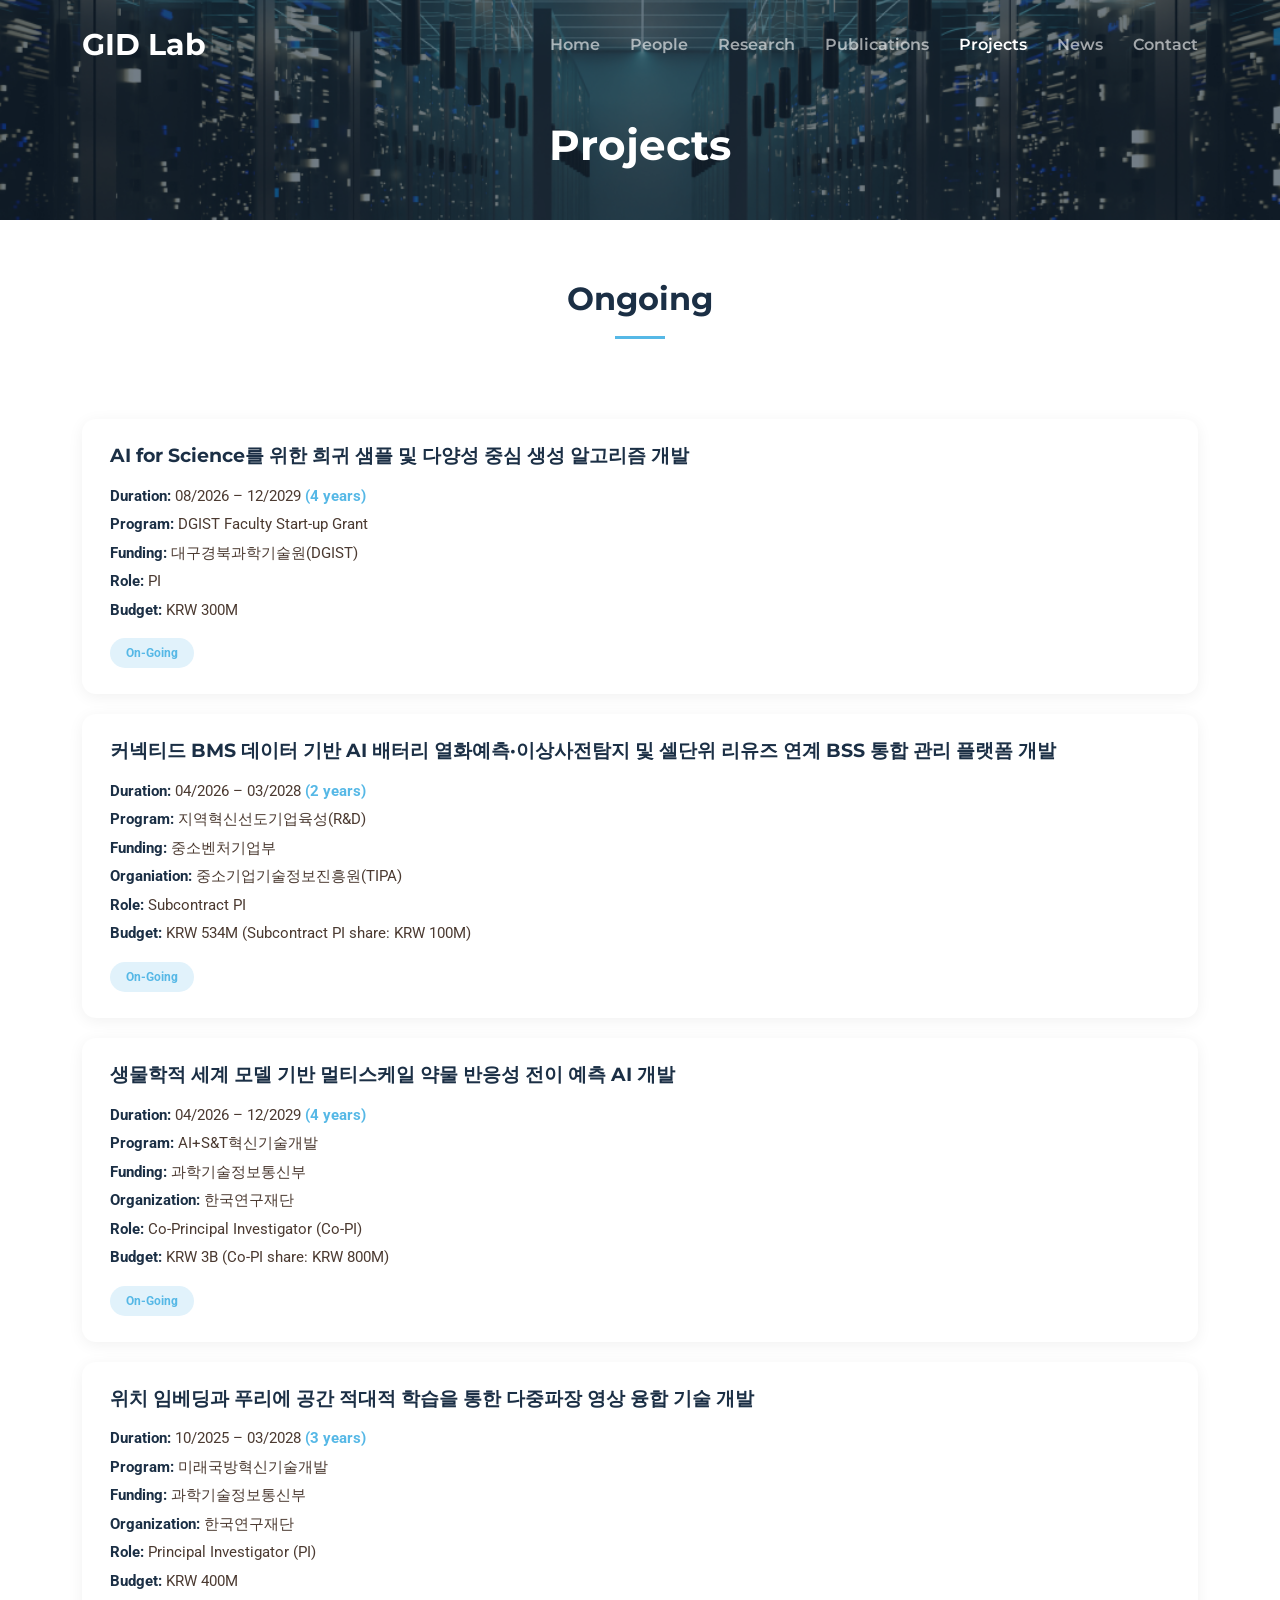
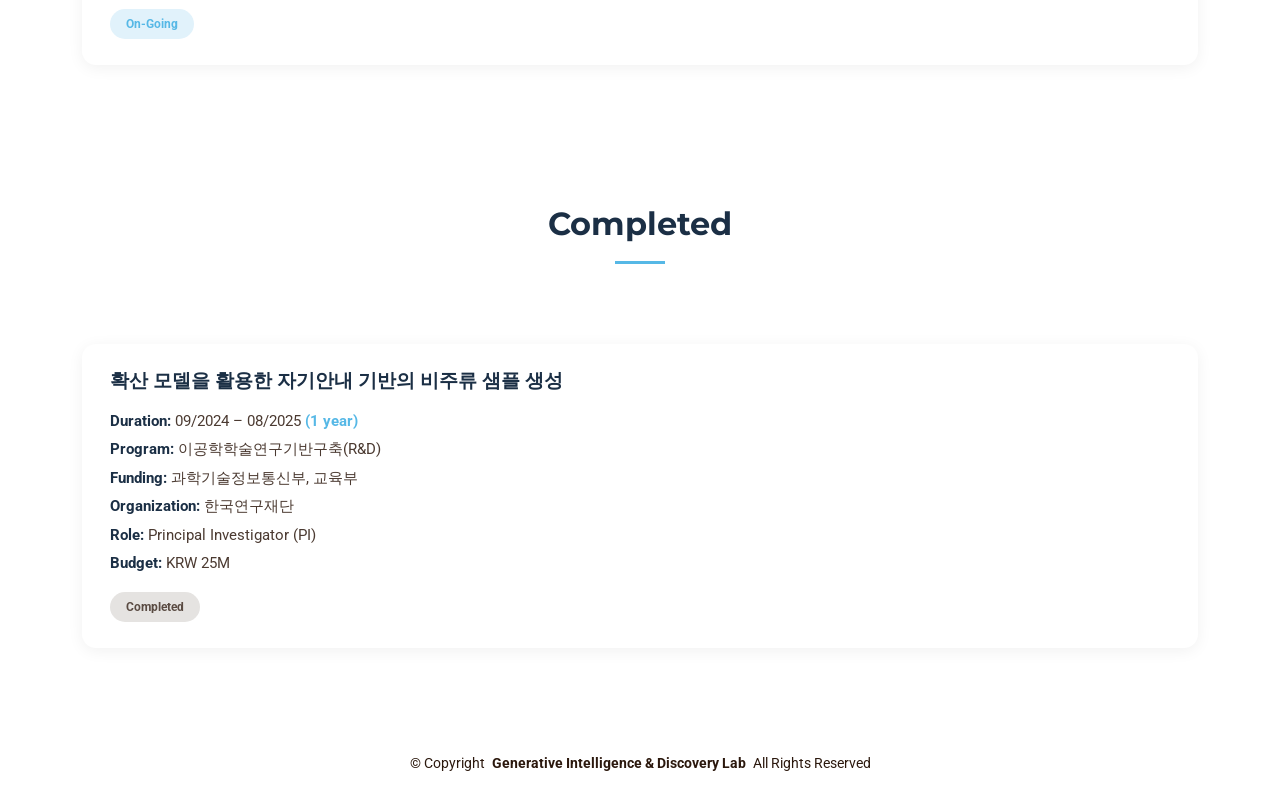
<file: projects.html>
<!DOCTYPE html>
<html lang="en">

<head>
  <meta charset="utf-8">
  <meta content="width=device-width, initial-scale=1.0" name="viewport">
  <title>Projects | GID Lab @ DGIST</title>
  <meta name="description" content="">
  <meta name="keywords" content="">

  <!-- Favicons -->
  <!-- <link href="assets/img/favicon.png" rel="icon"> -->
  <link rel="icon" href="data:image/svg+xml,<svg xmlns=%22http://www.w3.org/2000/svg%22 viewBox=%220 0 100 100%22><text y=%22.9em%22 font-size=%2290%22>✨</text></svg>">
  <link href="assets/img/apple-touch-icon.png" rel="apple-touch-icon">

  <!-- Fonts -->
  <link href="https://fonts.googleapis.com" rel="preconnect">
  <link href="https://fonts.gstatic.com" rel="preconnect" crossorigin>
  <link href="https://fonts.googleapis.com/css2?family=Roboto:ital,wght@0,100;0,300;0,400;0,500;0,700;0,900;1,100;1,300;1,400;1,500;1,700;1,900&family=Montserrat:ital,wght@0,100;0,200;0,300;0,400;0,500;0,600;0,700;0,800;0,900;1,100;1,200;1,300;1,400;1,500;1,600;1,700;1,800;1,900&family=Raleway:ital,wght@0,100;0,200;0,300;0,400;0,500;0,600;0,700;0,800;0,900;1,100;1,200;1,300;1,400;1,500;1,600;1,700;1,800;1,900&display=swap" rel="stylesheet">

  <!-- Vendor CSS Files -->
  <link href="assets/vendor/bootstrap/css/bootstrap.min.css" rel="stylesheet">
  <link href="assets/vendor/bootstrap-icons/bootstrap-icons.css" rel="stylesheet">
  <link href="assets/vendor/aos/aos.css" rel="stylesheet">
  <link href="assets/vendor/glightbox/css/glightbox.min.css" rel="stylesheet">
  <link href="assets/vendor/swiper/swiper-bundle.min.css" rel="stylesheet">

  <!-- Main CSS File -->
  <link href="assets/css/main.css" rel="stylesheet">

  <!-- =======================================================
  * Template Name: Nova
  * Template URL: https://bootstrapmade.com/nova-bootstrap-business-template/
  * Updated: Aug 07 2024 with Bootstrap v5.3.3
  * Author: BootstrapMade.com
  * License: https://bootstrapmade.com/license/
  ======================================================== -->
</head>

<body class="services-page">

  <header id="header" class="header d-flex align-items-center fixed-top">
    <div class="container-fluid container-xl position-relative d-flex align-items-center justify-content-between">

      <a href="index.html" class="logo d-flex align-items-center">
        <!-- Uncomment the line below if you also wish to use an image logo -->
        <!-- <img src="assets/img/logo.png" alt=""> -->
        <h1 class="sitename">GID Lab</h1>
      </a>

      <nav id="navmenu" class="navmenu">
        <ul>
          <li><a href="index.html">Home</a></li>
          <li><a href="people.html">People</a></li>
          <li><a href="research.html">Research</a></li>
          <li><a href="publications.html">Publications</a></li>
          <li><a href="projects.html" class="active">Projects</a></li>
          <li><a href="news.html">News</a></li>
          <li><a href="contact.html">Contact</a></li>
        </ul>
        <i class="mobile-nav-toggle d-xl-none bi bi-list"></i>


      </nav>

    </div>
  </header>

  <main class="main">

    <!-- Page Title -->
    <div class="page-title dark-background" data-aos="fade" style="background-image: url(assets/img/sub0501_img01.jpg);">
      <div class="container">
        <h1>Projects</h1>
      </div>
    </div><!-- End Page Title -->

    <!-- Services Section -->
    <!-- Projects Section -->
    <section id="service-cards" class="section">

      <!-- Section Title -->
      <div class="container section-title" data-aos="fade-up">
        <h2>Ongoing</h2>
      </div><!-- End Section Title -->

      <div class="container">

        <div class="project-card" data-aos="fade-up" data-aos-delay="100">
          <h4 class="project-title">AI for Science를 위한 희귀 샘플 및 다양성 중심 생성 알고리즘 개발</h4>
          <div class="project-meta">
            <strong>Duration:</strong> 08/2026 &ndash; 12/2029 <span class="project-years">(4 years)</span><br>
            <strong>Program:</strong> DGIST Faculty Start-up Grant<br>
            <strong>Funding:</strong> 대구경북과학기술원(DGIST)<br>
            <strong>Role:</strong> PI<br>
            <strong>Budget:</strong> KRW 300M
          </div>
          <span class="project-badge ongoing">On-Going</span>
        </div>

        <div class="project-card" data-aos="fade-up" data-aos-delay="100">
          <h4 class="project-title">커넥티드 BMS 데이터 기반 AI 배터리 열화예측·이상사전탐지 및 셀단위 리유즈 연계 BSS 통합 관리 플랫폼 개발</h4>
          <div class="project-meta">
            <strong>Duration:</strong> 04/2026 &ndash; 03/2028 <span class="project-years">(2 years)</span><br>
            <strong>Program:</strong> 지역혁신선도기업육성(R&amp;D)<br>
            <strong>Funding:</strong> 중소벤처기업부<br>
            <strong>Organiation:</strong> 중소기업기술정보진흥원(TIPA)<br>
            <strong>Role:</strong> Subcontract PI<br>
            <strong>Budget:</strong> KRW 534M (Subcontract PI share: KRW 100M)
          </div>
          <span class="project-badge ongoing">On-Going</span>
        </div>

        <div class="project-card" data-aos="fade-up" data-aos-delay="100">
          <h4 class="project-title">생물학적 세계 모델 기반 멀티스케일 약물 반응성 전이 예측 AI 개발</h4>
          <div class="project-meta">
            <strong>Duration:</strong> 04/2026 &ndash; 12/2029 <span class="project-years">(4 years)</span><br>
            <strong>Program:</strong> AI+S&amp;T혁신기술개발<br>
            <strong>Funding:</strong> 과학기술정보통신부<br>
            <strong>Organization:</strong> 한국연구재단<br>
            <strong>Role:</strong> Co-Principal Investigator (Co-PI)<br>
            <strong>Budget:</strong> KRW 3B (Co-PI share: KRW 800M)
          </div>
          <span class="project-badge ongoing">On-Going</span>
        </div>

        <div class="project-card" data-aos="fade-up" data-aos-delay="100">
          <h4 class="project-title">위치 임베딩과 푸리에 공간 적대적 학습을 통한 다중파장 영상 융합 기술 개발</h4>
          <div class="project-meta">
            <strong>Duration:</strong> 10/2025 &ndash; 03/2028 <span class="project-years">(3 years)</span><br>
            <strong>Program:</strong> 미래국방혁신기술개발<br>
            <strong>Funding:</strong> 과학기술정보통신부<br>
            <strong>Organization:</strong> 한국연구재단<br>
            <strong>Role:</strong> Principal Investigator (PI)<br>
            <strong>Budget:</strong> KRW 400M
          </div>
          <span class="project-badge ongoing">On-Going</span>
        </div>

      </div>

    </section><!-- /On-Going Section -->

    <!-- Completed Section -->
    <section id="completed-projects" class="section">

      <!-- Section Title -->
      <div class="container section-title" data-aos="fade-up">
        <h2>Completed</h2>
      </div><!-- End Section Title -->

      <div class="container">

        <div class="project-card" data-aos="fade-up" data-aos-delay="100">
          <h4 class="project-title">확산 모델을 활용한 자기안내 기반의 비주류 샘플 생성</h4>
          <div class="project-meta">
            <strong>Duration:</strong> 09/2024 &ndash; 08/2025 <span class="project-years">(1 year)</span><br>
            <strong>Program:</strong> 이공학학술연구기반구축(R&amp;D)<br>
            <strong>Funding:</strong> 과학기술정보통신부, 교육부<br>
            <strong>Organization:</strong> 한국연구재단<br>
            <strong>Role:</strong> Principal Investigator (PI)<br>
            <strong>Budget:</strong> KRW 25M
          </div>
          <span class="project-badge completed">Completed</span>
        </div>

      </div>

    </section><!-- /Completed Section -->


  </main>


  <footer id="footer" class="footer">
    <div class="container copyright text-center" style="border-top: 0; margin-top: 0;">
      <p>© <span>Copyright</span> <strong class="px-1 sitename">Generative Intelligence &amp; Discovery Lab</strong> <span>All Rights Reserved</span></p>
    </div>
  </footer>

  <!-- Scroll Top -->
  <a href="#" id="scroll-top" class="scroll-top d-flex align-items-center justify-content-center"><i class="bi bi-arrow-up-short"></i></a>

  <!-- Preloader -->
  <div id="preloader"></div>

  <!-- Vendor JS Files -->
  <script src="assets/vendor/bootstrap/js/bootstrap.bundle.min.js"></script>
  <script src="assets/vendor/php-email-form/validate.js"></script>
  <script src="assets/vendor/aos/aos.js"></script>
  <script src="assets/vendor/glightbox/js/glightbox.min.js"></script>
  <script src="assets/vendor/swiper/swiper-bundle.min.js"></script>
  <script src="assets/vendor/imagesloaded/imagesloaded.pkgd.min.js"></script>
  <script src="assets/vendor/isotope-layout/isotope.pkgd.min.js"></script>

  <!-- Main JS File -->
  <script src="assets/js/main.js"></script>

</body>

</html>
</file>
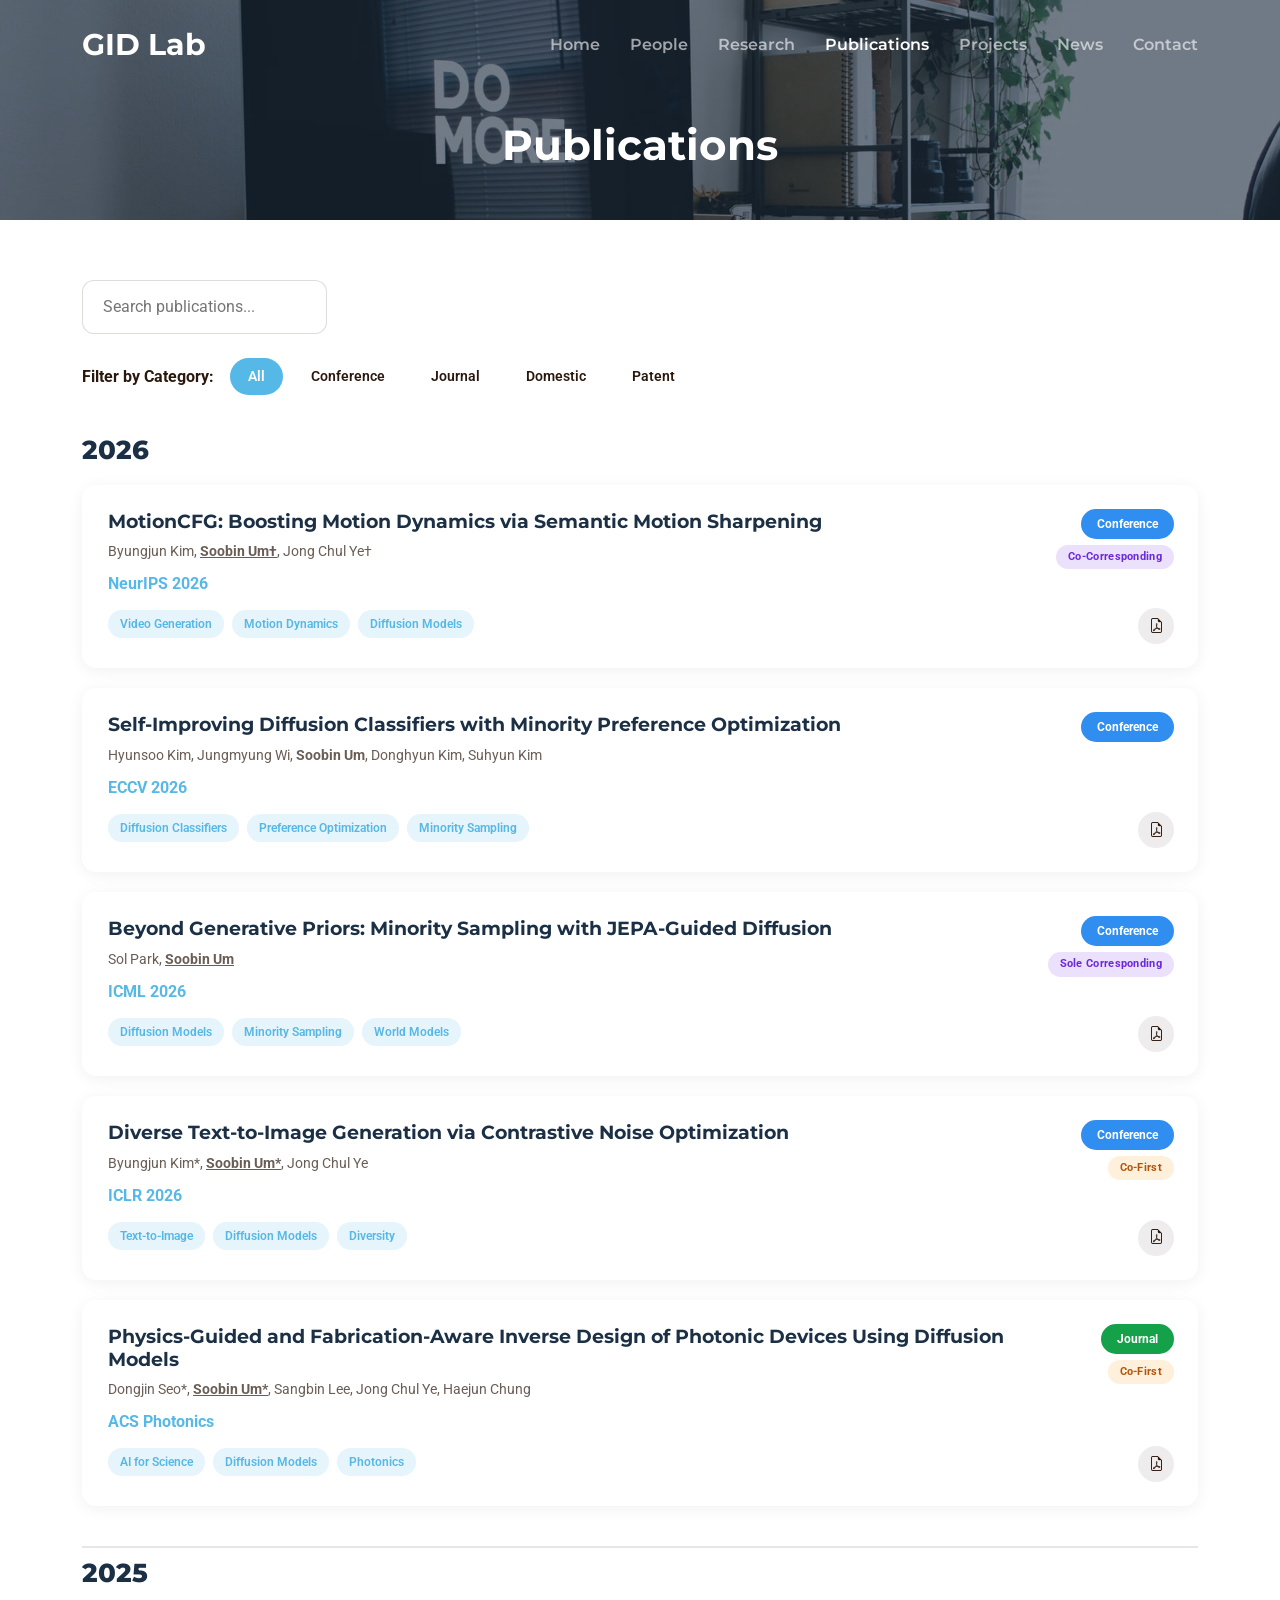
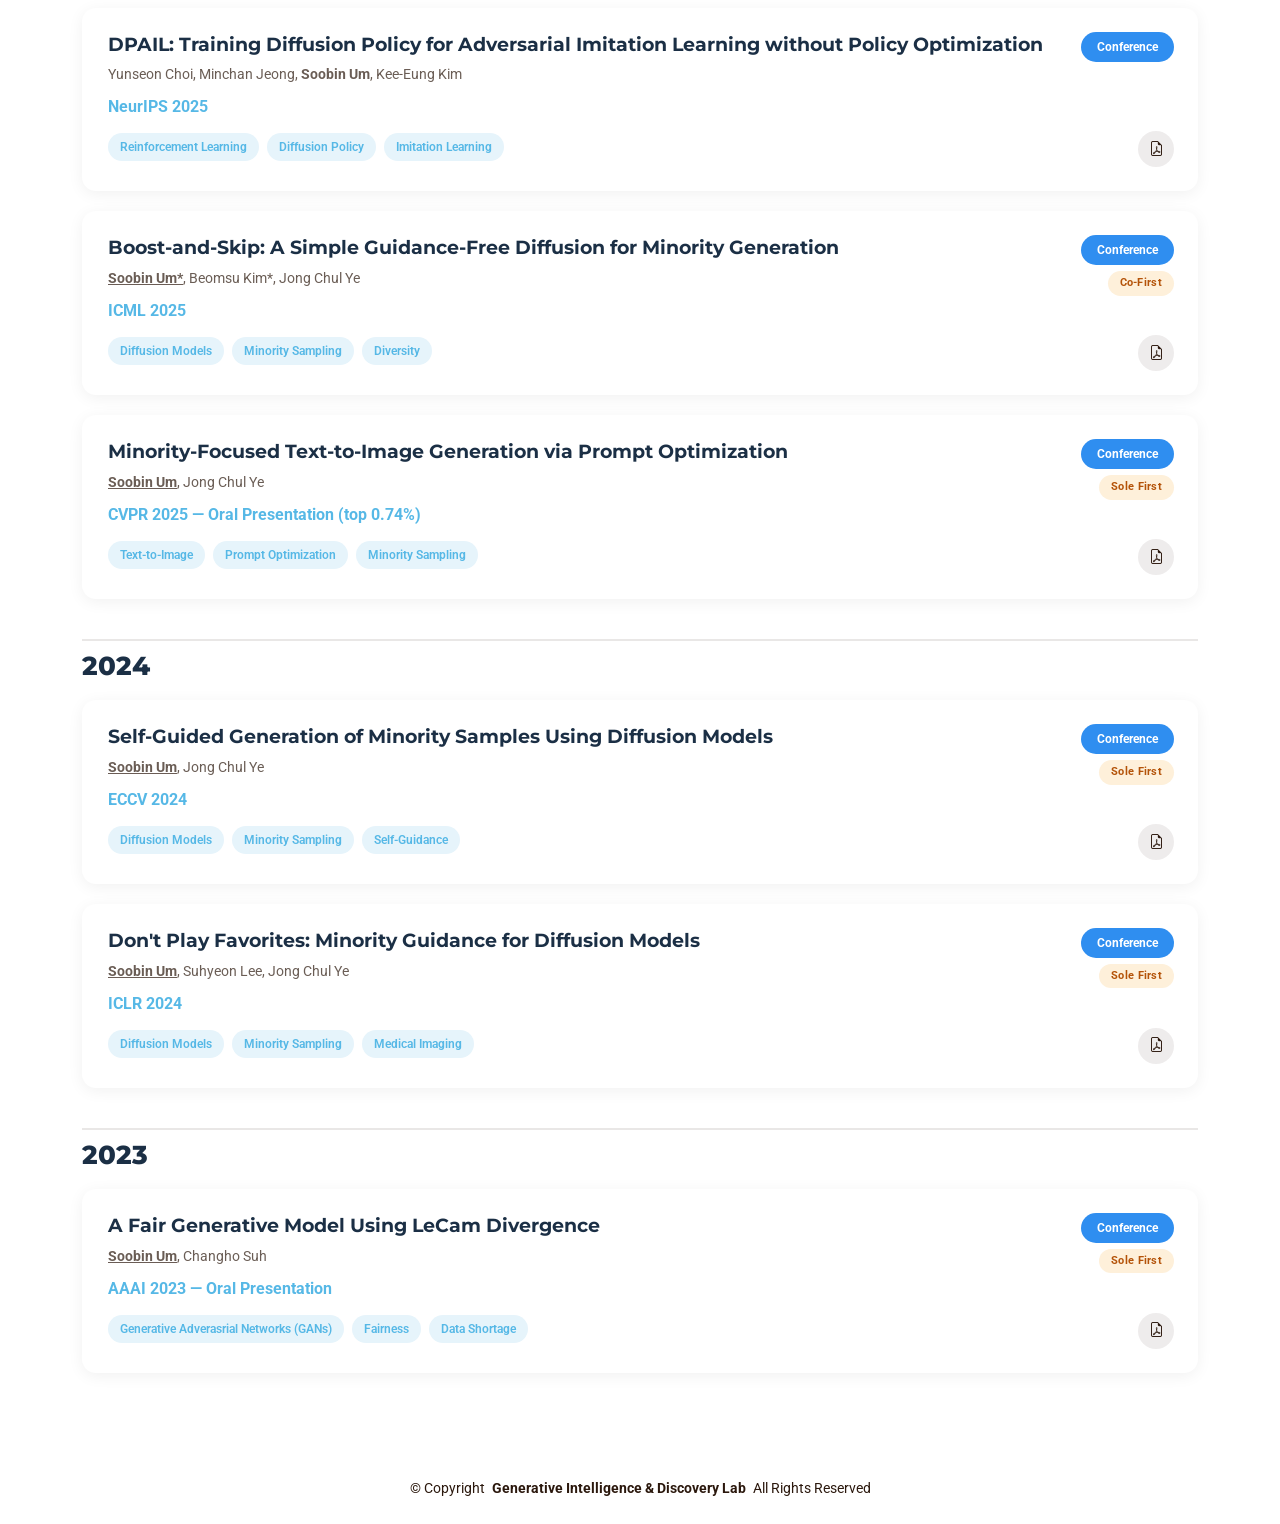
<file: publications.html>
<!DOCTYPE html>
<html lang="en">
<head>
  <meta charset="utf-8">
  <meta content="width=device-width, initial-scale=1.0" name="viewport">
  <title>Publications | GID Lab @ DGIST</title>
  <meta name="description" content="">
  <meta name="keywords" content="">
  <!-- Favicons -->
  <!-- <link href="assets/img/favicon.png" rel="icon"> -->
  <link rel="icon" href="data:image/svg+xml,<svg xmlns=%22http://www.w3.org/2000/svg%22 viewBox=%220 0 100 100%22><text y=%22.9em%22 font-size=%2290%22>✨</text></svg>">
  <link href="assets/img/apple-touch-icon.png" rel="apple-touch-icon">
  <!-- Fonts -->
  <link href="https://fonts.googleapis.com" rel="preconnect">
  <link href="https://fonts.gstatic.com" rel="preconnect" crossorigin>
  <link href="https://fonts.googleapis.com/css2?family=Roboto:ital,wght@0,100;0,300;0,400;0,500;0,700;0,900;1,100;1,300;1,400;1,500;1,700;1,900&family=Montserrat:ital,wght@0,100;0,200;0,300;0,400;0,500;0,600;0,700;0,800;0,900;1,100;1,200;1,300;1,400;1,500;1,600;1,700;1,800;1,900&family=Raleway:ital,wght@0,100;0,200;0,300;0,400;0,500;0,600;0,700;0,800;0,900;1,100;1,200;1,300;1,400;1,500;1,600;1,700;1,800;1,900&display=swap" rel="stylesheet">
  <!-- Vendor CSS Files -->
  <link href="assets/vendor/bootstrap/css/bootstrap.min.css" rel="stylesheet">
  <link href="assets/vendor/bootstrap-icons/bootstrap-icons.css" rel="stylesheet">
  <link href="assets/vendor/aos/aos.css" rel="stylesheet">
  <link href="assets/vendor/glightbox/css/glightbox.min.css" rel="stylesheet">
  <link href="assets/vendor/swiper/swiper-bundle.min.css" rel="stylesheet">
  <!-- Main CSS File -->
  <link href="assets/css/main.css" rel="stylesheet">
</head>
<body class="portfolio-page">
  <header id="header" class="header d-flex align-items-center fixed-top">
    <div class="container-fluid container-xl position-relative d-flex align-items-center justify-content-between">
      <a href="index.html" class="logo d-flex align-items-center">
        <h1 class="sitename">GID Lab</h1>
      </a>
      <nav id="navmenu" class="navmenu">
        <ul>
          <li><a href="index.html">Home</a></li>
          <li><a href="people.html">People</a></li>
          <li><a href="research.html">Research</a></li>
          <li><a href="publications.html" class="active">Publications</a></li>
          <li><a href="projects.html">Projects</a></li>
          <li><a href="news.html">News</a></li>
          <li><a href="contact.html">Contact</a></li>
        </ul>
        <i class="mobile-nav-toggle d-xl-none bi bi-list"></i>
      </nav>
    </div>
  </header>

  <main class="main">
    <!-- Page Title -->
    <div class="page-title dark-background" data-aos="fade" style="background-image: url(assets/img/portfolio-page-title-bg-resized.jpg);">
      <div class="container">
        <h1>Publications</h1>
      </div>
    </div>
    <!-- End Page Title -->

    <!-- Publications Section -->
    <section id="portfolio" class="section">
      <div class="container">

        <input type="text" id="pub-search" class="pub-search" placeholder="Search publications...">

        <div class="pub-filters">
          <span class="label">Filter by Category:</span>
          <button class="pub-filter-btn active" data-filter="all">All</button>
          <button class="pub-filter-btn" data-filter="conference">Conference</button>
          <button class="pub-filter-btn" data-filter="journal">Journal</button>
          <button class="pub-filter-btn" data-filter="domestic">Domestic</button>
          <button class="pub-filter-btn" data-filter="patent">Patent</button>
        </div>

        <!-- 2026 -->
        <h3 class="pub-year">2026</h3>

        <div class="pub-card" data-category="conference" data-search="motioncfg boosting motion dynamics via semantic motion sharpening byungjun kim soobin um jong chul ye neurips 2026">
          <span class="pub-badge conference">Conference</span>
          <h3 class="pub-title"><a href="https://arxiv.org/abs/2603.14073" target="_blank" rel="noopener">MotionCFG: Boosting Motion Dynamics via Semantic Motion Sharpening</a></h3>
          <p class="pub-authors">Byungjun Kim, <strong class="me">Soobin Um†</strong>, Jong Chul Ye†</p>
          <div class="pub-role-badges">
            <span class="pub-role-badge corresponding-author">Co-Corresponding</span>
          </div>
          <a href="https://neurips.cc/Conferences/2026" target="_blank" rel="noopener" class="pub-venue">NeurIPS 2026</a>
          <div class="pub-tags">
            <span>Video Generation</span>
            <span>Motion Dynamics</span>
            <span>Diffusion Models</span>
          </div>
          <div class="pub-links">
            <a href="https://arxiv.org/abs/2603.14073" target="_blank" rel="noopener" aria-label="Paper"><i class="bi bi-file-earmark-pdf"></i></a>
          </div>
        </div>

        <div class="pub-card" data-category="conference" data-search="self-improving diffusion classifiers minority preference optimization hyunsoo kim jungmyung wi soobin um donghyun kim suhyun kim eccv 2026">
          <span class="pub-badge conference">Conference</span>
          <h3 class="pub-title"><a href="https://arxiv.org/abs/2607.03770" target="_blank" rel="noopener">Self-Improving Diffusion Classifiers with Minority Preference Optimization</a></h3>
          <p class="pub-authors">Hyunsoo Kim, Jungmyung Wi, <strong>Soobin Um</strong>, Donghyun Kim, Suhyun Kim</p>
          <a href="https://eccv.ecva.net/Conferences/2026" target="_blank" rel="noopener" class="pub-venue">ECCV 2026</a>
          <div class="pub-tags">
            <span>Diffusion Classifiers</span>
            <span>Preference Optimization</span>
            <span>Minority Sampling</span>
          </div>
          <div class="pub-links">
            <a href="https://arxiv.org/abs/2607.03770" target="_blank" rel="noopener" aria-label="Paper"><i class="bi bi-file-earmark-pdf"></i></a>
          </div>
        </div>

        <div class="pub-card" data-category="conference" data-search="beyond generative priors minority sampling jepa-guided diffusion sol park soobin um icml 2026 minority sampling jepa">
          <span class="pub-badge conference">Conference</span>
          <h3 class="pub-title"><a href="https://openreview.net/forum?id=SHLRiQAlMp" target="_blank" rel="noopener">Beyond Generative Priors: Minority Sampling with JEPA-Guided Diffusion</a></h3>
          <p class="pub-authors">Sol Park, <strong class="me">Soobin Um</strong></p>
          <div class="pub-role-badges">
            <span class="pub-role-badge corresponding-author">Sole Corresponding</span>
          </div>
          <a href="https://icml.cc/Conferences/2026" target="_blank" rel="noopener" class="pub-venue">ICML 2026</a>
          <div class="pub-tags">
            <span>Diffusion Models</span>
            <span>Minority Sampling</span>
            <span>World Models</span>
          </div>
          <div class="pub-links">
            <a href="https://openreview.net/forum?id=SHLRiQAlMp" target="_blank" rel="noopener" aria-label="Paper"><i class="bi bi-file-earmark-pdf"></i></a>
          </div>
        </div>

        <div class="pub-card" data-category="conference" data-search="diverse text-to-image generation contrastive noise optimization byungjun kim soobin um jong chul ye iclr 2026">
          <span class="pub-badge conference">Conference</span>
          <h3 class="pub-title"><a href="https://openreview.net/forum?id=EVRMnAREc3" target="_blank" rel="noopener">Diverse Text-to-Image Generation via Contrastive Noise Optimization</a></h3>
          <p class="pub-authors">Byungjun Kim*, <strong class="me">Soobin Um*</strong>, Jong Chul Ye</p>
          <div class="pub-role-badges">
            <span class="pub-role-badge first-author">Co-First</span>
          </div>
          <a href="https://iclr.cc/Conferences/2026" target="_blank" rel="noopener" class="pub-venue">ICLR 2026</a>
          <div class="pub-tags">
            <span>Text-to-Image</span>
            <span>Diffusion Models</span>
            <span>Diversity</span>
          </div>
          <div class="pub-links">
            <a href="https://openreview.net/forum?id=EVRMnAREc3" target="_blank" rel="noopener" aria-label="Paper"><i class="bi bi-file-earmark-pdf"></i></a>
          </div>
        </div>

        <div class="pub-card" data-category="journal" data-search="physics-guided fabrication-aware inverse design photonic devices diffusion models dongjin seo soobin um sangbin lee jong chul ye haejun chung acs photonics 2026">
          <span class="pub-badge journal">Journal</span>
          <h3 class="pub-title"><a href="https://pubs.acs.org/doi/10.1021/acsphotonics.5c00993" target="_blank" rel="noopener">Physics-Guided and Fabrication-Aware Inverse Design of Photonic Devices Using Diffusion Models</a></h3>
          <p class="pub-authors">Dongjin Seo*, <strong class="me">Soobin Um*</strong>, Sangbin Lee, Jong Chul Ye, Haejun Chung</p>
          <div class="pub-role-badges">
            <span class="pub-role-badge first-author">Co-First</span>
          </div>
          <a href="https://pubs.acs.org/apchd5" target="_blank" rel="noopener" class="pub-venue">ACS Photonics</a>
          <div class="pub-tags">
            <span>AI for Science</span>
            <span>Diffusion Models</span>
            <span>Photonics</span>
          </div>
          <div class="pub-links">
            <a href="https://pubs.acs.org/doi/10.1021/acsphotonics.5c00993" target="_blank" rel="noopener" aria-label="Paper"><i class="bi bi-file-earmark-pdf"></i></a>
          </div>
        </div>

        <!-- 2025 -->
        <h3 class="pub-year">2025</h3>

        <div class="pub-card" data-category="conference" data-search="dpail training diffusion policy adversarial imitation learning without policy optimization yunseon choi minchan jeong soobin um kee-eung kim neurips 2025">
          <span class="pub-badge conference">Conference</span>
          <h3 class="pub-title"><a href="https://openreview.net/forum?id=F2ILoE1eDj" target="_blank" rel="noopener">DPAIL: Training Diffusion Policy for Adversarial Imitation Learning without Policy Optimization</a></h3>
          <p class="pub-authors">Yunseon Choi, Minchan Jeong, <strong>Soobin Um</strong>, Kee-Eung Kim</p>
          <a href="https://neurips.cc/Conferences/2025" target="_blank" rel="noopener" class="pub-venue">NeurIPS 2025</a>
          <div class="pub-tags">
            <span>Reinforcement Learning</span>
            <span>Diffusion Policy</span>
            <span>Imitation Learning</span>
          </div>
          <div class="pub-links">
            <a href="https://openreview.net/forum?id=F2ILoE1eDj" target="_blank" rel="noopener" aria-label="Paper"><i class="bi bi-file-earmark-pdf"></i></a>
          </div>
        </div>

        <div class="pub-card" data-category="conference" data-search="boost-and-skip simple guidance-free diffusion minority generation soobin um beomsu kim jong chul ye icml 2025">
          <span class="pub-badge conference">Conference</span>
          <h3 class="pub-title"><a href="https://openreview.net/forum?id=IH8OwjOGzM&noteId=VvpdjPav4p" target="_blank" rel="noopener">Boost-and-Skip: A Simple Guidance-Free Diffusion for Minority Generation</a></h3>
          <p class="pub-authors"><strong class="me">Soobin Um*</strong>, Beomsu Kim*, Jong Chul Ye</p>
          <div class="pub-role-badges">
            <span class="pub-role-badge first-author">Co-First</span>
          </div>
          <a href="https://icml.cc/Conferences/2025" target="_blank" rel="noopener" class="pub-venue">ICML 2025</a>
          <div class="pub-tags">
            <span>Diffusion Models</span>
            <span>Minority Sampling</span>
            <span>Diversity</span>
          </div>
          <div class="pub-links">
            <a href="https://openreview.net/forum?id=IH8OwjOGzM&noteId=VvpdjPav4p" target="_blank" rel="noopener" aria-label="Paper"><i class="bi bi-file-earmark-pdf"></i></a>
          </div>
        </div>

        <div class="pub-card" data-category="conference" data-search="minority-focused text-to-image generation prompt optimization soobin um jong chul ye cvpr 2025 oral">
          <span class="pub-badge conference">Conference</span>
          <h3 class="pub-title"><a href="https://openaccess.thecvf.com/content/CVPR2025/html/Um_Minority-Focused_Text-to-Image_Generation_via_Prompt_Optimization_CVPR_2025_paper.html" target="_blank" rel="noopener">Minority-Focused Text-to-Image Generation via Prompt Optimization</a></h3>
          <p class="pub-authors"><strong class="me">Soobin Um</strong>, Jong Chul Ye</p>
          <div class="pub-role-badges">
            <span class="pub-role-badge first-author">Sole First</span>
          </div>
          <a href="https://cvpr.thecvf.com/Conferences/2025" target="_blank" rel="noopener" class="pub-venue">CVPR 2025 &mdash; Oral Presentation (top 0.74%)</a>
          <div class="pub-tags">
            <span>Text-to-Image</span>
            <span>Prompt Optimization</span>
            <span>Minority Sampling</span>
          </div>
          <div class="pub-links">
            <a href="https://openaccess.thecvf.com/content/CVPR2025/html/Um_Minority-Focused_Text-to-Image_Generation_via_Prompt_Optimization_CVPR_2025_paper.html" target="_blank" rel="noopener" aria-label="Paper"><i class="bi bi-file-earmark-pdf"></i></a>
          </div>
        </div>

        <!-- 2024 -->
        <h3 class="pub-year">2024</h3>

        <div class="pub-card" data-category="conference" data-search="self-guided generation minority samples diffusion models soobin um jong chul ye eccv 2024">
          <span class="pub-badge conference">Conference</span>
          <h3 class="pub-title"><a href="https://link.springer.com/chapter/10.1007/978-3-031-73113-6_24" target="_blank" rel="noopener">Self-Guided Generation of Minority Samples Using Diffusion Models</a></h3>
          <p class="pub-authors"><strong class="me">Soobin Um</strong>, Jong Chul Ye</p>
          <div class="pub-role-badges">
            <span class="pub-role-badge first-author">Sole First</span>
          </div>
          <a href="https://eccv.ecva.net/Conferences/2024" target="_blank" rel="noopener" class="pub-venue">ECCV 2024</a>
          <div class="pub-tags">
            <span>Diffusion Models</span>
            <span>Minority Sampling</span>
            <span>Self-Guidance</span>
          </div>
          <div class="pub-links">
            <a href="https://link.springer.com/chapter/10.1007/978-3-031-73113-6_24" target="_blank" rel="noopener" aria-label="Paper"><i class="bi bi-file-earmark-pdf"></i></a>
          </div>
        </div>

        <div class="pub-card" data-category="conference" data-search="don't play favorites minority guidance diffusion models soobin um suhyeon lee jong chul ye iclr 2024">
          <span class="pub-badge conference">Conference</span>
          <h3 class="pub-title"><a href="https://openreview.net/forum?id=3NmO9lY4Jn" target="_blank" rel="noopener">Don't Play Favorites: Minority Guidance for Diffusion Models</a></h3>
          <p class="pub-authors"><strong class="me">Soobin Um</strong>, Suhyeon Lee, Jong Chul Ye</p>
          <div class="pub-role-badges">
            <span class="pub-role-badge first-author">Sole First</span>
          </div>
          <a href="https://iclr.cc/Conferences/2024" target="_blank" rel="noopener" class="pub-venue">ICLR 2024</a>
          <div class="pub-tags">
            <span>Diffusion Models</span>
            <span>Minority Sampling</span>
            <span>Medical Imaging</span>
          </div>
          <div class="pub-links">
            <a href="https://openreview.net/forum?id=3NmO9lY4Jn" target="_blank" rel="noopener" aria-label="Paper"><i class="bi bi-file-earmark-pdf"></i></a>
          </div>
        </div>

        <!-- 2023 -->
        <h3 class="pub-year">2023</h3>

        <div class="pub-card" data-category="conference" data-search="fair generative model lecam divergence soobin um changho suh aaai 2023 oral">
          <span class="pub-badge conference">Conference</span>
          <h3 class="pub-title"><a href="https://ojs.aaai.org/index.php/AAAI/article/view/26196" target="_blank" rel="noopener">A Fair Generative Model Using LeCam Divergence</a></h3>
          <p class="pub-authors"><strong class="me">Soobin Um</strong>, Changho Suh</p>
          <div class="pub-role-badges">
            <span class="pub-role-badge first-author">Sole First</span>
          </div>
          <a href="https://aaai-23.aaai.org/" target="_blan0k" rel="noopener" class="pub-venue">AAAI 2023 &mdash; Oral Presentation</a>
          <div class="pub-tags">
            <span>Generative Adverasrial Networks (GANs)</span>
            <span>Fairness</span>
            <span>Data Shortage</span>
          </div>
          <div class="pub-links">
            <a href="https://ojs.aaai.org/index.php/AAAI/article/view/26196" target="_blank" rel="noopener" aria-label="Paper"><i class="bi bi-file-earmark-pdf"></i></a>
          </div>
        </div>

        <p class="pub-empty" id="pub-empty">No publications match your search.</p>

      </div>
    </section><!-- /Publications Section -->
  </main>

  <footer id="footer" class="footer">
    <div class="container copyright text-center" style="border-top: 0; margin-top: 0;">
      <p>© <span>Copyright</span> <strong class="px-1 sitename">Generative Intelligence &amp; Discovery Lab</strong> <span>All Rights Reserved</span></p>
    </div>
  </footer>

  <a href="#" id="scroll-top" class="scroll-top d-flex align-items-center justify-content-center"><i class="bi bi-arrow-up-short"></i></a>
  <div id="preloader"></div>

  <script src="assets/vendor/bootstrap/js/bootstrap.bundle.min.js"></script>
  <script src="assets/vendor/php-email-form/validate.js"></script>
  <script src="assets/vendor/aos/aos.js"></script>
  <script src="assets/vendor/glightbox/js/glightbox.min.js"></script>
  <script src="assets/vendor/swiper/swiper-bundle.min.js"></script>
  <script src="assets/vendor/imagesloaded/imagesloaded.pkgd.min.js"></script>
  <script src="assets/vendor/isotope-layout/isotope.pkgd.min.js"></script>
  <script src="assets/js/main.js"></script>

  <!-- Publications search & filter -->
  <script>
    (function () {
      const searchInput = document.getElementById('pub-search');
      const filterBtns = document.querySelectorAll('.pub-filter-btn');
      const cards = document.querySelectorAll('.pub-card');
      const emptyMsg = document.getElementById('pub-empty');
      let activeFilter = 'all';

      function applyFilters() {
        const query = searchInput.value.trim().toLowerCase();
        let visibleCount = 0;

        cards.forEach(card => {
          const matchesFilter = activeFilter === 'all' || card.dataset.category === activeFilter;
          const matchesSearch = query === '' || card.dataset.search.includes(query);
          const show = matchesFilter && matchesSearch;
          card.style.display = show ? '' : 'none';
          if (show) visibleCount++;
        });

        // Hide year headers with no visible cards under them
        document.querySelectorAll('.pub-year').forEach(year => {
          let el = year.nextElementSibling;
          let hasVisible = false;
          while (el && !el.classList.contains('pub-year')) {
            if (el.classList.contains('pub-card') && el.style.display !== 'none') hasVisible = true;
            el = el.nextElementSibling;
          }
          year.style.display = hasVisible ? '' : 'none';
        });

        emptyMsg.style.display = visibleCount === 0 ? 'block' : 'none';
      }

      searchInput.addEventListener('input', applyFilters);
      filterBtns.forEach(btn => {
        btn.addEventListener('click', () => {
          filterBtns.forEach(b => b.classList.remove('active'));
          btn.classList.add('active');
          activeFilter = btn.dataset.filter;
          applyFilters();
        });
      });
    })();
  </script>

</body>
</html>
</file>
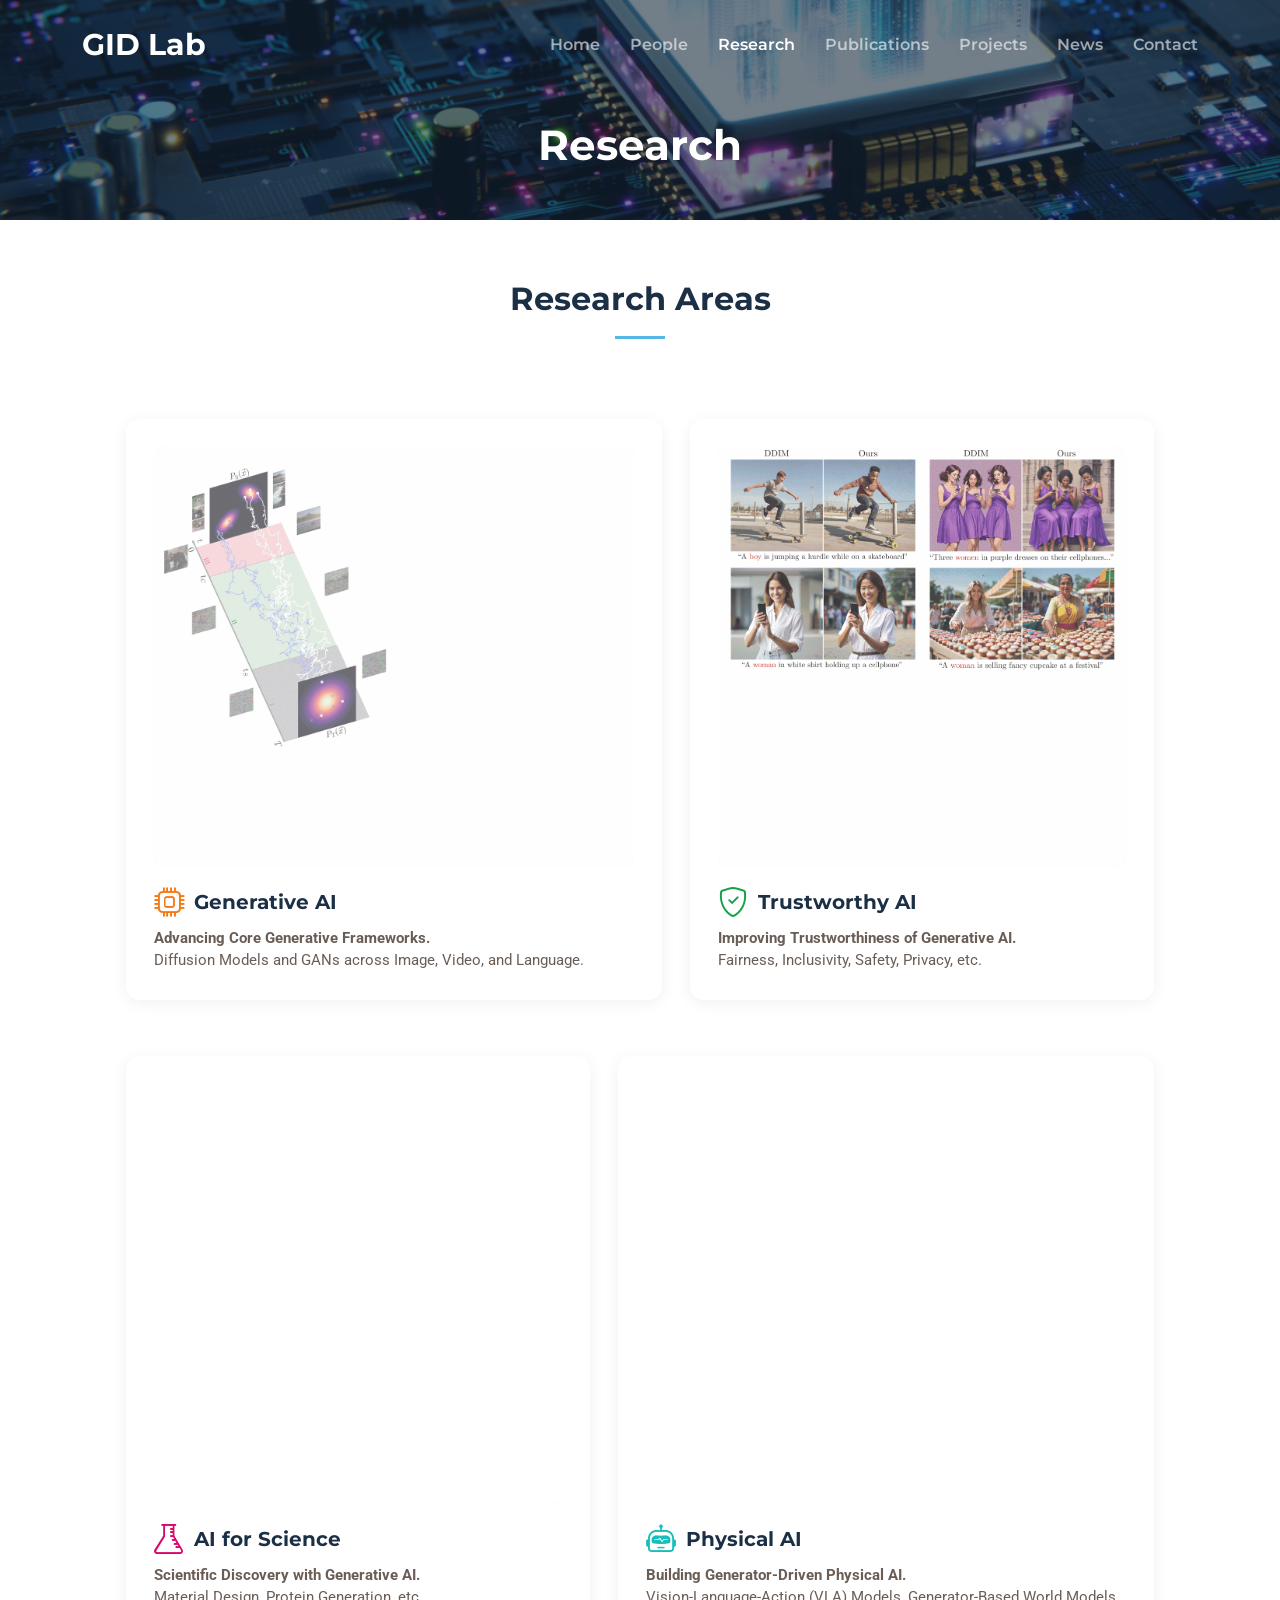
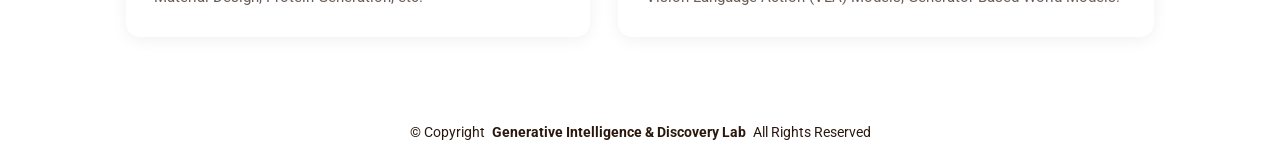
<file: research.html>
<!DOCTYPE html>
<html lang="en">

<head>
  <meta charset="utf-8">
  <meta content="width=device-width, initial-scale=1.0" name="viewport">
  <title>Research | GID Lab @ DGIST</title>
  <meta name="description" content="">
  <meta name="keywords" content="">

  <!-- Favicons -->
  <!-- <link href="assets/img/favicon.png" rel="icon"> -->
  <link rel="icon" href="data:image/svg+xml,<svg xmlns=%22http://www.w3.org/2000/svg%22 viewBox=%220 0 100 100%22><text y=%22.9em%22 font-size=%2290%22>✨</text></svg>">
  <link href="assets/img/apple-touch-icon.png" rel="apple-touch-icon">

  <!-- Fonts -->
  <link href="https://fonts.googleapis.com" rel="preconnect">
  <link href="https://fonts.gstatic.com" rel="preconnect" crossorigin>
  <link href="https://fonts.googleapis.com/css2?family=Roboto:ital,wght@0,100;0,300;0,400;0,500;0,700;0,900;1,100;1,300;1,400;1,500;1,700;1,900&family=Montserrat:ital,wght@0,100;0,200;0,300;0,400;0,500;0,600;0,700;0,800;0,900;1,100;1,200;1,300;1,400;1,500;1,600;1,700;1,800;1,900&family=Raleway:ital,wght@0,100;0,200;0,300;0,400;0,500;0,600;0,700;0,800;0,900;1,100;1,200;1,300;1,400;1,500;1,600;1,700;1,800;1,900&display=swap" rel="stylesheet">

  <!-- Vendor CSS Files -->
  <link href="assets/vendor/bootstrap/css/bootstrap.min.css" rel="stylesheet">
  <link href="assets/vendor/bootstrap-icons/bootstrap-icons.css" rel="stylesheet">
  <link href="assets/vendor/aos/aos.css" rel="stylesheet">
  <link href="assets/vendor/glightbox/css/glightbox.min.css" rel="stylesheet">
  <link href="assets/vendor/swiper/swiper-bundle.min.css" rel="stylesheet">

  <!-- Main CSS File -->
  <link href="assets/css/main.css" rel="stylesheet">

  <!-- =======================================================
  * Template Name: Nova
  * Template URL: https://bootstrapmade.com/nova-bootstrap-business-template/
  * Updated: Aug 07 2024 with Bootstrap v5.3.3
  * Author: BootstrapMade.com
  * License: https://bootstrapmade.com/license/
  ======================================================== -->
</head>

<body class="services-page">

  <header id="header" class="header d-flex align-items-center fixed-top">
    <div class="container-fluid container-xl position-relative d-flex align-items-center justify-content-between">

      <a href="index.html" class="logo d-flex align-items-center">
        <!-- Uncomment the line below if you also wish to use an image logo -->
        <!-- <img src="assets/img/logo.png" alt=""> -->
        <h1 class="sitename">GID Lab</h1>
      </a>

      <nav id="navmenu" class="navmenu">
        <ul>
          <li><a href="index.html">Home</a></li>
          <li><a href="people.html">People</a></li>
          <li><a href="research.html" class="active">Research</a></li>
          <li><a href="publications.html">Publications</a></li>
          <li><a href="projects.html">Projects</a></li>
          <li><a href="news.html">News</a></li>
          <li><a href="contact.html">Contact</a></li>
        </ul>
        <i class="mobile-nav-toggle d-xl-none bi bi-list"></i>


      </nav>

    </div>
  </header>

  <main class="main">

    <!-- Page Title -->
    <div class="page-title dark-background" data-aos="fade" style="background-image: url(assets/img/sub0101_img01.jpg);">
      <div class="container">
        <h1>Research</h1>
      </div>
    </div><!-- End Page Title -->

    <!-- Services Section -->
    <section id="services" class="services section">

      <!-- Section Title -->
      <div class="container section-title" data-aos="fade-up">
        <h2>Research Areas</h2>
      </div><!-- End Section Title -->



      <div class="container-fluid px-5">
        <div class="research-row">

          <div class="research-card" data-aos="fade-up" data-aos-delay="100">
            <div class="research-media">
              <figure>
                <img src="assets/img/research/gai_ani_once.gif" alt="Generative AI">
              </figure>
            </div>
            <div class="icon-title">
              <i class="bi bi-cpu" style="color: #f57813;"></i>
              <h4>Generative AI</h4>
            </div>
            <p class="description"><strong>Advancing Core Generative Frameworks.</strong><br>Diffusion Models and GANs across Image, Video, and Language.</p>
          </div>

          <div class="research-card" data-aos="fade-up" data-aos-delay="100">
            <div class="research-media">
              <figure>
                <img src="assets/img/research/tai_ani_once.gif" alt="Inclusive AI">
              </figure>
            </div>
            <div class="icon-title">
              <i class="bi bi-shield-check" style="color: #15a04a;"></i>
              <h4>Trustworthy AI</h4>
            </div>
            <p class="description"><strong>Improving Trustworthiness of Generative AI.</strong><br>Fairness, Inclusivity, Safety, Privacy, etc.</p>

            
          </div>

          <div class="row-break"></div>

          <div class="research-card" data-aos="fade-up" data-aos-delay="100">
            <div class="research-media">
              <figure>
                <img src="assets/img/research/a4s_ani_once.gif" alt="AI for Science">
              </figure>
            </div>
            <div class="icon-title">
              <i class="bi bi-flask" style="color: #d90769;"></i>
              <h4>AI for Science</h4>
            </div>
            <p class="description"><strong>Scientific Discovery with Generative AI.</strong><br>Material Design, Protein Generation, etc.</p>

          </div>

          <div class="research-card" data-aos="fade-up" data-aos-delay="100">
            <div class="research-media">
              <figure>
                <img src="assets/img/research/pai_ani_once.gif" alt="Physical AI">
              </figure>
            </div>
            <div class="icon-title">
              <i class="bi bi-robot" style="color: #15bfbc;"></i>
              <h4>Physical AI</h4>
            </div>
            <p class="description"><strong>Building Generator-Driven Physical AI.</strong><br>Vision-Language-Action (VLA) Models, Generator-Based World Models.</p>
          </div>

        </div>
      </div>



    </section><!-- /Services Section -->


  </main>


  <footer id="footer" class="footer">
    <div class="container copyright text-center" style="border-top: 0; margin-top: 0;">
      <p>© <span>Copyright</span> <strong class="px-1 sitename">Generative Intelligence &amp; Discovery Lab</strong> <span>All Rights Reserved</span></p>
    </div>
  </footer>

  <!-- Scroll Top -->
  <a href="#" id="scroll-top" class="scroll-top d-flex align-items-center justify-content-center"><i class="bi bi-arrow-up-short"></i></a>

  <!-- Preloader -->
  <div id="preloader"></div>

  <!-- Vendor JS Files -->
  <script src="assets/vendor/bootstrap/js/bootstrap.bundle.min.js"></script>
  <script src="assets/vendor/php-email-form/validate.js"></script>
  <script src="assets/vendor/aos/aos.js"></script>
  <script src="assets/vendor/glightbox/js/glightbox.min.js"></script>
  <script src="assets/vendor/swiper/swiper-bundle.min.js"></script>
  <script src="assets/vendor/imagesloaded/imagesloaded.pkgd.min.js"></script>
  <script src="assets/vendor/isotope-layout/isotope.pkgd.min.js"></script>

  <!-- Main JS File -->
  <script src="assets/js/main.js"></script>

</body>

</html>
</file>
<file: assets/css/main.css>
/**
* Template Name: Nova
* Template URL: https://bootstrapmade.com/nova-bootstrap-business-template/
* Updated: Aug 07 2024 with Bootstrap v5.3.3
* Author: BootstrapMade.com
* License: https://bootstrapmade.com/license/
*/

/*--------------------------------------------------------------
# Font & Color Variables
# Help: https://bootstrapmade.com/color-system/
--------------------------------------------------------------*/
/* Fonts */
:root {
  --default-font: "Roboto",  system-ui, -apple-system, "Segoe UI", Roboto, "Helvetica Neue", Arial, "Noto Sans", "Liberation Sans", sans-serif, "Apple Color Emoji", "Segoe UI Emoji", "Segoe UI Symbol", "Noto Color Emoji";
  --heading-font: "Montserrat",  sans-serif;
  --nav-font: "Montserrat",  sans-serif;
}

/* Global Colors - The following color variables are used throughout the website. Updating them here will change the color scheme of the entire website */
:root { 
  --background-color: #ffffff; /* Background color for the entire website, including individual sections */
  --default-color: #2b180d; /* Default color used for the majority of the text content across the entire website */
  --heading-color: #1b2f45; /* Color for headings, subheadings and title throughout the website */
  --accent-color: #56b8e6; /* Accent color that represents your brand on the website. It's used for buttons, links, and other elements that need to stand out */
  --surface-color: #ffffff; /* The surface color is used as a background of boxed elements within sections, such as cards, icon boxes, or other elements that require a visual separation from the global background. */
  --contrast-color: #ffffff; /* Contrast color for text, ensuring readability against backgrounds of accent, heading, or default colors. */
}

/* Nav Menu Colors - The following color variables are used specifically for the navigation menu. They are separate from the global colors to allow for more customization options */
:root {
  --nav-color: rgba(255, 255, 255, 0.6);  /* The default color of the main navmenu links */
  --nav-hover-color: #ffffff; /* Applied to main navmenu links when they are hovered over or active */
  --nav-mobile-background-color: #ffffff; /* Used as the background color for mobile navigation menu */
  --nav-dropdown-background-color: #ffffff; /* Used as the background color for dropdown items that appear when hovering over primary navigation items */
  --nav-dropdown-color: #212529; /* Used for navigation links of the dropdown items in the navigation menu. */
  --nav-dropdown-hover-color: #56b8e6; /* Similar to --nav-hover-color, this color is applied to dropdown navigation links when they are hovered over. */
}

/* Color Presets - These classes override global colors when applied to any section or element, providing reuse of the sam color scheme. */

.light-background {
  --background-color: #f6fcfe;
  --surface-color: #ffffff;
}

.dark-background {
  --background-color: #17283b;
  --default-color: #ffffff;
  --heading-color: #ffffff;
  --surface-color: #254160;
  --contrast-color: #ffffff;
}

/* Smooth scroll */
:root {
  scroll-behavior: smooth;
}

/*--------------------------------------------------------------
# General Styling & Shared Classes
--------------------------------------------------------------*/
body {
  color: var(--default-color);
  background-color: var(--background-color);
  font-family: var(--default-font);
}

a {
  color: var(--accent-color);
  text-decoration: none;
  transition: 0.3s;
}

a:hover {
  color: color-mix(in srgb, var(--accent-color), transparent 25%);
  text-decoration: none;
}

h1,
h2,
h3,
h4,
h5,
h6 {
  color: var(--heading-color);
  font-family: var(--heading-font);
}

/* PHP Email Form Messages
------------------------------*/
.php-email-form .error-message {
  display: none;
  background: #df1529;
  color: #ffffff;
  text-align: left;
  padding: 15px;
  margin-bottom: 24px;
  font-weight: 600;
}

.php-email-form .sent-message {
  display: none;
  color: #ffffff;
  background: #059652;
  text-align: center;
  padding: 15px;
  margin-bottom: 24px;
  font-weight: 600;
}

.php-email-form .loading {
  display: none;
  background: var(--surface-color);
  text-align: center;
  padding: 15px;
  margin-bottom: 24px;
}

.php-email-form .loading:before {
  content: "";
  display: inline-block;
  border-radius: 50%;
  width: 24px;
  height: 24px;
  margin: 0 10px -6px 0;
  border: 3px solid var(--accent-color);
  border-top-color: var(--surface-color);
  animation: php-email-form-loading 1s linear infinite;
}

@keyframes php-email-form-loading {
  0% {
    transform: rotate(0deg);
  }

  100% {
    transform: rotate(360deg);
  }
}

/*--------------------------------------------------------------
# Global Header
--------------------------------------------------------------*/
.header {
  --background-color: rgba(255, 255, 255, 0);
  --heading-color: #ffffff;
  color: var(--default-color);
  background-color: var(--background-color);
  padding: 15px 0;
  transition: all 0.5s;
  z-index: 997;
}

.header .logo {
  line-height: 1;
}

.header .logo img {
  max-height: 32px;
  margin-right: 8px;
}

.header .logo h1 {
  font-size: 30px;
  margin: 0;
  font-weight: 700;
  color: var(--heading-color);
}

.scrolled .header {
  box-shadow: 0px 0 18px rgba(0, 0, 0, 0.1);
}

/* Global Header on Scroll
------------------------------*/
.scrolled .header {
  --background-color: rgba(23, 40, 59, 0.9);
}

/*--------------------------------------------------------------
# Navigation Menu
--------------------------------------------------------------*/
/* Navmenu - Desktop */
@media (min-width: 1200px) {
  .navmenu {
    padding: 0;
  }

  .navmenu ul {
    margin: 0;
    padding: 0;
    display: flex;
    list-style: none;
    align-items: center;
  }

  .navmenu li {
    position: relative;
  }

  .navmenu a,
  .navmenu a:focus {
    color: var(--nav-color);
    padding: 18px 15px;
    font-size: 16px;
    font-family: var(--nav-font);
    font-weight: 600;
    display: flex;
    align-items: center;
    justify-content: space-between;
    white-space: nowrap;
    transition: 0.3s;
  }

  .navmenu a i,
  .navmenu a:focus i {
    font-size: 12px;
    line-height: 0;
    margin-left: 5px;
    transition: 0.3s;
  }

  .navmenu li:last-child a {
    padding-right: 0;
  }

  .navmenu li:hover>a,
  .navmenu .active,
  .navmenu .active:focus {
    color: var(--nav-hover-color);
  }

  .navmenu .dropdown ul {
    margin: 0;
    padding: 10px 0;
    background: var(--nav-dropdown-background-color);
    display: block;
    position: absolute;
    visibility: hidden;
    left: 14px;
    top: 130%;
    opacity: 0;
    transition: 0.3s;
    border-radius: 0;
    z-index: 99;
    box-shadow: 0px 0px 30px rgba(0, 0, 0, 0.1);
  }

  .navmenu .dropdown ul li {
    min-width: 200px;
  }

  .navmenu .dropdown ul a {
    padding: 10px 20px;
    font-size: 15px;
    text-transform: none;
    color: var(--nav-dropdown-color);
  }

  .navmenu .dropdown ul a i {
    font-size: 12px;
  }

  .navmenu .dropdown ul a:hover,
  .navmenu .dropdown ul .active:hover,
  .navmenu .dropdown ul li:hover>a {
    color: var(--nav-dropdown-hover-color);
  }

  .navmenu .dropdown:hover>ul {
    opacity: 1;
    top: 100%;
    visibility: visible;
  }

  .navmenu .dropdown .dropdown ul {
    top: 0;
    left: -90%;
    visibility: hidden;
  }

  .navmenu .dropdown .dropdown:hover>ul {
    opacity: 1;
    top: 0;
    left: -100%;
    visibility: visible;
  }
}

/* Navmenu - Mobile */
@media (max-width: 1199px) {
  .mobile-nav-toggle {
    color: var(--nav-color);
    font-size: 28px;
    line-height: 0;
    margin-right: 10px;
    cursor: pointer;
    transition: color 0.3s;
  }

  .navmenu {
    padding: 0;
    z-index: 9997;
  }

  .navmenu ul {
    display: none;
    list-style: none;
    position: absolute;
    inset: 60px 20px 20px 20px;
    padding: 10px 0;
    margin: 0;
    border-radius: 6px;
    background-color: var(--nav-mobile-background-color);
    overflow-y: auto;
    transition: 0.3s;
    z-index: 9998;
    box-shadow: 0px 0px 30px rgba(0, 0, 0, 0.1);
  }

  .navmenu a,
  .navmenu a:focus {
    color: var(--nav-dropdown-color);
    padding: 10px 20px;
    font-family: var(--nav-font);
    font-size: 17px;
    font-weight: 600;
    display: flex;
    align-items: center;
    justify-content: space-between;
    white-space: nowrap;
    transition: 0.3s;
  }

  .navmenu a i,
  .navmenu a:focus i {
    font-size: 12px;
    line-height: 0;
    margin-left: 5px;
    width: 30px;
    height: 30px;
    display: flex;
    align-items: center;
    justify-content: center;
    border-radius: 50%;
    transition: 0.3s;
    background-color: color-mix(in srgb, var(--accent-color), transparent 90%);
  }

  .navmenu a i:hover,
  .navmenu a:focus i:hover {
    background-color: var(--accent-color);
    color: var(--contrast-color);
  }

  .navmenu a:hover,
  .navmenu .active,
  .navmenu .active:focus {
    color: var(--nav-dropdown-hover-color);
  }

  .navmenu .active i,
  .navmenu .active:focus i {
    background-color: var(--accent-color);
    color: var(--contrast-color);
    transform: rotate(180deg);
  }

  .navmenu .dropdown ul {
    position: static;
    display: none;
    z-index: 99;
    padding: 10px 0;
    margin: 10px 20px;
    background-color: var(--nav-dropdown-background-color);
    border: 1px solid color-mix(in srgb, var(--default-color), transparent 90%);
    box-shadow: none;
    transition: all 0.5s ease-in-out;
  }

  .navmenu .dropdown ul ul {
    background-color: rgba(33, 37, 41, 0.1);
  }

  .navmenu .dropdown>.dropdown-active {
    display: block;
    background-color: rgba(33, 37, 41, 0.03);
  }

  .mobile-nav-active {
    overflow: hidden;
  }

  .mobile-nav-active .mobile-nav-toggle {
    color: #fff;
    position: absolute;
    font-size: 32px;
    top: 15px;
    right: 15px;
    margin-right: 0;
    z-index: 9999;
  }

  .mobile-nav-active .navmenu {
    position: fixed;
    overflow: hidden;
    inset: 0;
    background: rgba(33, 37, 41, 0.8);
    transition: 0.3s;
  }

  .mobile-nav-active .navmenu>ul {
    display: block;
  }
}

/*--------------------------------------------------------------
# Global Footer
--------------------------------------------------------------*/
.footer {
  color: var(--default-color);
  background-color: var(--background-color);
  font-size: 14px;
  position: relative;
}

.footer .footer-top {
  padding-top: 50px;
}

.footer .footer-about .logo {
  line-height: 1;
  margin-bottom: 25px;
}

.footer .footer-about .logo img {
  max-height: 40px;
  margin-right: 6px;
}

.footer .footer-about .logo span {
  color: var(--heading-color);
  font-size: 30px;
  font-weight: 700;
  letter-spacing: 1px;
  font-family: var(--heading-font);
}

.footer .footer-about p {
  font-size: 14px;
  font-family: var(--heading-font);
}

.footer .social-links a {
  color: var(--contrast-color);
  background-color: var(--accent-color);
  display: flex;
  align-items: center;
  justify-content: center;
  width: 36px;
  height: 36px;
  border-radius: 50%;
  font-size: 16px;
  margin-right: 10px;
  transition: 0.3s;
}

.footer .social-links a:hover {
  color: var(--contrast-color);
  background-color: color-mix(in srgb, var(--accent-color) 90%, black 15%);
}

.footer h4 {
  font-size: 16px;
  font-weight: bold;
  position: relative;
  padding-bottom: 12px;
}

.footer .footer-links {
  margin-bottom: 30px;
}

.footer .footer-links ul {
  list-style: none;
  padding: 0;
  margin: 0;
}

.footer .footer-links ul i {
  padding-right: 2px;
  font-size: 12px;
  line-height: 0;
}

.footer .footer-links ul li {
  padding: 10px 0;
  display: flex;
  align-items: center;
}

.footer .footer-links ul li:first-child {
  padding-top: 0;
}

.footer .footer-links ul a {
  color: color-mix(in srgb, var(--default-color), transparent 20%);
  display: inline-block;
  line-height: 1;
}

.footer .footer-links ul a:hover {
  color: var(--accent-color);
}

.footer .footer-contact p {
  margin-bottom: 5px;
}

.footer .copyright {
  border-top: 1px solid color-mix(in srgb, var(--accent-color), transparent 80%);
  margin-top: 25px;
  padding-top: 25px;
  padding-bottom: 25px;
}

.footer .copyright p {
  margin-bottom: 0;
}

.footer .credits {
  margin-top: 5px;
  font-size: 13px;
}

/*--------------------------------------------------------------
# Preloader
--------------------------------------------------------------*/
#preloader {
  position: fixed;
  inset: 0;
  z-index: 9999;
  overflow: hidden;
  background-color: var(--background-color);
  transition: all 0.6s ease-out;
}

#preloader:before {
  content: "";
  position: fixed;
  top: calc(50% - 30px);
  left: calc(50% - 30px);
  border: 6px solid var(--accent-color);
  border-top-color: color-mix(in srgb, var(--accent-color), transparent 90%);
  border-radius: 50%;
  width: 60px;
  height: 60px;
  animation: animate-preloader 1s linear infinite;
}

@keyframes animate-preloader {
  0% {
    transform: rotate(0deg);
  }

  100% {
    transform: rotate(360deg);
  }
}

/*--------------------------------------------------------------
# Scroll Top Button
--------------------------------------------------------------*/
.scroll-top {
  position: fixed;
  visibility: hidden;
  opacity: 0;
  right: 15px;
  bottom: 15px;
  z-index: 99999;
  background-color: var(--accent-color);
  width: 40px;
  height: 40px;
  border-radius: 4px;
  transition: all 0.4s;
}

.scroll-top i {
  font-size: 24px;
  color: var(--contrast-color);
  line-height: 0;
}

.scroll-top:hover {
  background-color: color-mix(in srgb, var(--accent-color), transparent 20%);
  color: var(--contrast-color);
}

.scroll-top.active {
  visibility: visible;
  opacity: 1;
}

/*--------------------------------------------------------------
# Disable aos animation delay on mobile devices
--------------------------------------------------------------*/
@media screen and (max-width: 768px) {
  [data-aos-delay] {
    transition-delay: 0 !important;
  }
}

/*--------------------------------------------------------------
# Global Page Titles & Breadcrumbs
--------------------------------------------------------------*/
/* .page-title {
  color: var(--default-color);
  background-color: var(--background-color);
  background-size: cover;
  background-position: center;
  background-repeat: no-repeat;
  padding: 160px 0 60px 0;
  text-align: center;
  position: relative;
} */

.page-title {
  color: var(--default-color);
  background-color: var(--background-color);
  background-size: cover;
  background-position: center;
  background-repeat: no-repeat;
  padding: 120px 0 40px 0;
  text-align: center;
  position: relative;
}
 
/* .page-title {
  background-image: none !important;
  background: linear-gradient(120deg, #17283b 0%, #234a6b 55%, #2f8ef0 130%);
} */

/* .page-title {
  background-image: 
    radial-gradient(circle, rgba(255,255,255,0.08) 1px, transparent 1px),
    linear-gradient(135deg, #0f1c2e 0%, #1b2f45 100%) !important;
  background-size: 22px 22px, cover;
} */

/* .page-title {
  background-image: none !important;
  position: relative;
  background: 
    radial-gradient(circle at 15% 20%, rgba(86, 184, 230, 0.25), transparent 40%),
    radial-gradient(circle at 85% 80%, rgba(86, 184, 230, 0.15), transparent 45%),
    radial-gradient(rgba(255,255,255,0.06) 1px, transparent 1px),
    linear-gradient(135deg, #0f1c2e 0%, #1b2f45 100%) !important;
  background-size: auto, auto, 20px 20px, cover;
} */

/* .page-title {
  background-image: none !important;
  background: linear-gradient(135deg, #0f1c2e 0%, #1b2f45 100%) !important;
  overflow: hidden;
}
.page-title::after {
  content: "";
  position: absolute;
  width: 500px;
  height: 500px;
  background: radial-gradient(circle, rgba(86, 184, 230, 0.35), transparent 70%);
  border-radius: 50%;
  top: -200px;
  right: -100px;
  z-index: 0;
  pointer-events: none;
} */

.page-title:before {
  content: "";
  background-color: color-mix(in srgb, var(--background-color), transparent 40%);
  position: absolute;
  inset: 0;
}

.page-title .container {
  position: relative;
}

.page-title h1 {
  font-size: 42px;
  font-weight: 700;
  margin-bottom: 10px;
}

.page-title .breadcrumbs ol {
  display: flex;
  flex-wrap: wrap;
  list-style: none;
  justify-content: center;
  padding: 0;
  margin: 0;
  font-size: 16px;
  font-weight: 400;
}

.page-title .breadcrumbs ol li+li {
  padding-left: 10px;
}

.page-title .breadcrumbs ol li+li::before {
  content: "/";
  display: inline-block;
  padding-right: 10px;
  color: color-mix(in srgb, var(--default-color), transparent 70%);
}

/*--------------------------------------------------------------
# Global Sections
--------------------------------------------------------------*/
section,
.section {
  color: var(--default-color);
  background-color: var(--background-color);
  padding: 60px 0;
  scroll-margin-top: 100px;
  overflow: clip;
}

@media (max-width: 1199px) {

  section,
  .section {
    scroll-margin-top: 66px;
  }
}

/*--------------------------------------------------------------
# Global Section Titles
--------------------------------------------------------------*/
.section-title {
  text-align: center;
  padding-bottom: 60px;
  position: relative;
}

.section-title h2 {
  font-size: 32px;
  font-weight: 700;
  margin-bottom: 20px;
  padding-bottom: 20px;
  position: relative;
}

.section-title h2:after {
  content: "";
  position: absolute;
  display: block;
  width: 50px;
  height: 3px;
  background: var(--accent-color);
  left: 0;
  right: 0;
  bottom: 0;
  margin: auto;
}

.section-title p {
  margin-bottom: 0;
}





/*--------------------------------------------------------------
# Hero Section
--------------------------------------------------------------*/


/* .hero {
  width: 100%;
  min-height: 640px;
  position: relative;
  padding: 120px 0 60px;
  display: flex;
  align-items: center;
}
.hero:before {
  position: absolute;
  content: "";
  background: color-mix(in srgb, var(--background-color), transparent 40%);
  inset: 0;
  z-index: 2;
}
.hero img {
  position: absolute;
  inset: 0;
  display: block;
  width: 100%;
  height: 100%;
  object-fit: cover;
  z-index: 1;
} */







.hero {
  width: 100%;
  min-height: 100vh;
  position: relative;
  padding: 120px 0 60px;
  display: flex;
  align-items: center;
}


@media (min-width: 1200px) {
  .hero:after {
    position: absolute;
    content: "";
    width: 44%;
    background-image: linear-gradient(180deg, color-mix(in srgb, var(--background-color), transparent 15%), color-mix(in srgb, var(--background-color), transparent 15%) 100%), linear-gradient(180deg, rgb(0, 0, 0), rgb(0, 0, 0) 100%);
    top: 0;
    bottom: 0;
    z-index: 2;
  }
}


.hero:before {
  position: absolute;
  content: "";
  background: color-mix(in srgb, var(--background-color), transparent 40%);
  inset: 0;
  z-index: 2;
}

.hero img {
  position: absolute;
  inset: 0;
  display: block;
  width: 100%;
  height: 100%;
  object-fit: cover;
  z-index: 1;
}

.hero .container,
.hero .container-fluid {
  z-index: 3;
  position: relative;
}

.hero h1 {
  margin: 0;
  font-size: 3rem;
  font-weight: 700;
}

.hero blockquote {
  color: color-mix(in srgb, var(--default-color), transparent 20%);
  padding-left: 20px;
  border-left: 2px solid var(--accent-color);
  margin: 40px 0;
}

.btn-get-started {
  color: var(--contrast-color);
  background: var(--accent-color);
  font-family: var(--heading-font);
  font-weight: 600;
  font-size: 14px;
  letter-spacing: 1px;
  display: inline-block;
  padding: 12px 30px;
  border-radius: 50px;
  transition: 0.5s;
}

.btn-get-started:hover {
  background: color-mix(in srgb, var(--accent-color) 90%, white 15%);
  color: var(--contrast-color);
}

.hero .btn-get-started {
  color: var(--contrast-color);
  background: var(--accent-color);
  font-family: var(--heading-font);
  font-weight: 600;
  font-size: 14px;
  letter-spacing: 1px;
  display: inline-block;
  padding: 12px 30px;
  border-radius: 50px;
  transition: 0.5s;
}

.hero .btn-get-started:hover {
  background: color-mix(in srgb, var(--accent-color) 90%, white 15%);
}

.hero .btn-watch-video {
  font-size: 16px;
  transition: 0.5s;
  margin-left: 25px;
  color: var(--default-color);
  font-weight: 600;
}

.hero .btn-watch-video i {
  color: color-mix(in srgb, var(--default-color), transparent 50%);
  font-size: 32px;
  transition: 0.3s;
  line-height: 0;
  margin-right: 8px;
}

.hero .btn-watch-video:hover {
  color: var(--default-color);
}

.hero .btn-watch-video:hover i {
  color: var(--default-color);
}

@media (max-width: 640px) {
  .hero h1 {
    font-size: 28px;
    line-height: 36px;
  }

  .hero .btn-get-started,
  .hero .btn-watch-video {
    font-size: 13px;
  }
}





/*--------------------------------------------------------------
# Why Us Section
--------------------------------------------------------------*/
.why-us .img-bg {
  min-height: 500px;
  position: relative;
}

.why-us .img-bg img {
  position: absolute;
  inset: 0;
  display: block;
  width: 100%;
  height: 100%;
  object-fit: cover;
  z-index: 1;
}

.why-us .slides {
  background-color: color-mix(in srgb, var(--default-color), transparent 97%);
}

.why-us h3 {
  font-size: 24px;
  font-weight: 700;
}

.why-us h4 {
  font-size: 18px;
  font-weight: 300;
  color: color-mix(in srgb, var(--default-color), transparent 30%);
}

.why-us .swiper {
  margin: 140px 140px 120px 140px;
  overflow: hidden;
}

.why-us .swiper-wrapper {
  height: auto;
}

.why-us .swiper-button-prev:after,
.why-us .swiper-button-next:after {
  font-size: 24px;
  color: color-mix(in srgb, var(--default-color), transparent 50%);
}

.why-us .swiper-button-prev {
  left: 80px;
}

.why-us .swiper-button-next {
  right: 80px;
}

.why-us .swiper-pagination {
  margin-top: 30px;
  position: relative;
}

.why-us .swiper-pagination .swiper-pagination-bullet {
  background-color: color-mix(in srgb, var(--default-color), transparent 50%);
}

.why-us .swiper-pagination .swiper-pagination-bullet-active {
  background-color: var(--accent-color);
}

@media (max-width: 1200px) {
  .why-us .swiper {
    margin: 60px 60px 40px 60px;
  }

  .why-us .swiper-button-prev,
  .why-us .swiper-button-next {
    display: none;
  }
}

@media (max-width: 575px) {
  .why-us .swiper {
    margin: 40px 40px 20px 40px;
  }
}

/*--------------------------------------------------------------
# Services Section
--------------------------------------------------------------*/
.services .service-item {
  position: relative;
  height: 100%;
  margin-bottom: 30px;
}

.services .service-item .icon {
  margin-right: 20px;
}

.services .service-item .icon i {
  color: var(--accent-color);
  font-size: 40px;
  line-height: 0;
  transition: 0.3s;
}

.services .service-item:hover .icon i {
  color: var(--accent-color);
}

.services .service-item .title {
  color: var(--heading-color);
  font-weight: 700;
  margin-bottom: 10px;
  font-size: 20px;
  transition: 0.3s;
}

.services .service-item .description {
  font-size: 15px;
  color: color-mix(in srgb, var(--default-color), transparent 30%);
  margin-bottom: 10px;
}

.services .service-item .readmore {
  display: flex;
  align-items: center;
  color: color-mix(in srgb, var(--default-color), transparent 50%);
  transition: 0.3s;
  font-weight: 700;
  font-size: 14px;
}

.services .service-item .readmore i {
  margin-left: 8px;
}

.services .service-item:hover .title,
.services .service-item:hover .readmore,
.services .service-item:hover .icon i {
  color: var(--accent-color);
}

/*--------------------------------------------------------------
# Call To Action Section
--------------------------------------------------------------*/
.call-to-action {
  padding: 80px 0;
  position: relative;
  clip-path: inset(0);
}

/* .call-to-action img {
  position: fixed;
  top: 0;
  left: 0;
  display: block;
  width: 100%;
  height: 100%;
  object-fit: cover;
  z-index: 1;
} */



.call-to-action img {
  position: absolute;
  top: 0;
  left: 0;
  width: 100%;
  height: 100%;
  object-fit: cover;
  z-index: 1;
}



.call-to-action:before {
  content: "";
  background: color-mix(in srgb, var(--background-color), transparent 50%);
  position: absolute;
  inset: 0;
  z-index: 2;
}

.call-to-action .container {
  position: relative;
  z-index: 3;
}

.call-to-action h3 {
  font-size: 28px;
  font-weight: 700;
  color: var(--default-color);
}

.call-to-action p {
  color: var(--default-color);
}

.call-to-action .cta-btn {
  background: var(--accent-color);
  color: var(--contrast-color);
  font-family: var(--heading-font);
  font-weight: 500;
  font-size: 16px;
  letter-spacing: 1px;
  display: inline-block;
  padding: 12px 40px;
  border-radius: 50px;
  transition: 0.5s;
  margin: 10px;
}

.call-to-action .cta-btn:hover {
  background: color-mix(in srgb, var(--accent-color) 90%, black 15%);
}

/*--------------------------------------------------------------
# Features Section
--------------------------------------------------------------*/
.features h3 {
  font-size: 32px;
  font-weight: 700;
  margin-bottom: 30px;
}

.features .icon-list i {
  margin-right: 10px;
  font-size: 24px;
  line-height: 1;
}

.features .icon-list span {
  font-size: 16px;
  color: color-mix(in srgb, var(--default-color), transparent 20%);
}

.features .phone-wrap {
  position: absolute;
  right: 0;
}

@media (max-width: 768px) {
  .features .phone-wrap {
    position: relative;
  }
}

.features .phone-wrap img {
  width: 340px;
}

@media (max-width: 992px) {
  .features .phone-wrap img {
    margin-top: 30px;
  }
}

@media (max-width: 768px) {
  .features .phone-wrap img {
    width: 100%;
  }
}

.features .details {
  margin-top: 80px;
  padding: 120px 0;
  background-color: color-mix(in srgb, var(--default-color), transparent 97%);
}

.features .details h4 {
  font-size: 32px;
  font-weight: 700;
  margin-bottom: 20px;
}

.features .details p {
  margin-bottom: 20px;
  font-size: 15px;
}

.features .details .btn-get-started {
  color: var(--contrast-color);
  background-color: var(--accent-color);
  font-family: var(--heading-font);
  display: inline-block;
  font-weight: 500;
  font-size: 15px;
  letter-spacing: 1px;
  padding: 10px 32px;
  border-radius: 50px;
  transition: 0.5s;
}

.features .details .btn-get-started:hover {
  background: color-mix(in srgb, var(--accent-color), transparent 20%);
}

/*--------------------------------------------------------------
# Recent Posts Section
--------------------------------------------------------------*/
.recent-posts .post-box {
  transition: 0.3s;
  height: 100%;
  overflow: hidden;
  position: relative;
  display: flex;
  flex-direction: column;
}

.recent-posts .post-box .post-img {
  overflow: hidden;
  position: relative;
}

.recent-posts .post-box .post-img img {
  transition: 0.5s;
}

.recent-posts .post-box .meta {
  margin-top: 15px;
}

.recent-posts .post-box .meta .post-date {
  font-size: 15px;
  font-weight: 400;
  color: var(--accent-color);
}

.recent-posts .post-box .meta .post-author {
  font-size: 15px;
  font-weight: 400;
  color: color-mix(in srgb, var(--default-color), transparent 40%);
}

.recent-posts .post-box .post-title {
  color: var(--heading-color);
  font-size: 18px;
  font-weight: 700;
  margin: 15px 0 0 0;
  position: relative;
  transition: 0.3s;
}

.recent-posts .post-box p {
  margin: 15px 0 0 0;
  color: color-mix(in srgb, var(--default-color), transparent 40%);
}

.recent-posts .post-box .readmore {
  display: flex;
  align-items: center;
  font-weight: 600;
  line-height: 1;
  transition: 0.3s;
  margin-top: 15px;
}

.recent-posts .post-box .readmore i {
  line-height: 0;
  margin-left: 4px;
  font-size: 18px;
}

.recent-posts .post-box:hover .post-title {
  color: var(--accent-color);
}

.recent-posts .post-box:hover .post-img img {
  transform: scale(1.1);
}

/*--------------------------------------------------------------
# About Section
--------------------------------------------------------------*/
.about .content h3 {
  font-size: 2rem;
  font-weight: 700;
}

.about .content p {
  margin: 30px 0;
  color: color-mix(in srgb, var(--default-color), transparent 40%);
}

.about .content ul {
  list-style: none;
  padding: 0;
}

.about .content ul li {
  padding: 0 0 15px 0;
  font-weight: 400;
  display: flex;
}

.about .content ul i {
  color: var(--accent-color);
  font-size: 1.25rem;
  line-height: 1.2;
  margin-right: 0.5rem;
}

/*--------------------------------------------------------------
# Service Cards Section
--------------------------------------------------------------*/
.service-cards .card-item {
  background-color: var(--surface-color);
  border: 1px solid color-mix(in srgb, var(--default-color), transparent 85%);
  position: relative;
  border-radius: 0;
}

.service-cards .card-item .card-bg {
  min-height: 300px;
  position: relative;
}

.service-cards .card-item .card-bg img {
  position: absolute;
  inset: 0;
  display: block;
  width: 100%;
  height: 100%;
  object-fit: cover;
  object-position: center;
  z-index: 1;
}

.service-cards .card-item .card-body {
  padding: 30px;
}

.service-cards .card-item h4 {
  font-weight: 700;
  font-size: 20px;
  margin-bottom: 15px;
}

.service-cards .card-item p {
  color: color-mix(in srgb, var(--default-color), transparent 40%);
  margin: 0;
}

/*--------------------------------------------------------------
# Testimonials Section
--------------------------------------------------------------*/
.testimonials .testimonial-item {
  background-color: var(--surface-color);
  box-shadow: 0px 0 20px rgba(0, 0, 0, 0.1);
  box-sizing: content-box;
  padding: 30px;
  margin: 40px 30px;
  min-height: 320px;
  display: flex;
  flex-direction: column;
  text-align: center;
  transition: 0.3s;
}

.testimonials .testimonial-item .stars {
  margin-bottom: 15px;
}

.testimonials .testimonial-item .stars i {
  color: #ffc107;
  margin: 0 1px;
}

.testimonials .testimonial-item .testimonial-img {
  width: 90px;
  border-radius: 50%;
  border: 4px solid var(--background-color);
  margin: 0 auto;
}

.testimonials .testimonial-item h3 {
  font-size: 18px;
  font-weight: bold;
  margin: 10px 0 5px 0;
}

.testimonials .testimonial-item h4 {
  font-size: 14px;
  color: color-mix(in srgb, var(--default-color), transparent 40%);
  margin: 0;
}

.testimonials .testimonial-item p {
  font-style: italic;
  margin: 0 auto 15px auto;
}

.testimonials .swiper-wrapper {
  height: auto;
}

.testimonials .swiper-pagination {
  margin-top: 20px;
  position: relative;
}

.testimonials .swiper-pagination .swiper-pagination-bullet {
  width: 12px;
  height: 12px;
  background-color: color-mix(in srgb, var(--default-color), transparent 85%);
  opacity: 1;
}

.testimonials .swiper-pagination .swiper-pagination-bullet-active {
  background-color: var(--accent-color);
}

.testimonials .swiper-slide {
  opacity: 0.3;
}

@media (max-width: 1199px) {
  .testimonials .swiper-slide-active {
    opacity: 1;
  }

  .testimonials .swiper-pagination {
    margin-top: 0;
  }

  .testimonials .testimonial-item {
    margin: 40px 20px;
  }
}

@media (min-width: 1200px) {
  .testimonials .swiper-slide-next {
    opacity: 1;
    transform: scale(1.12);
  }
}

/*--------------------------------------------------------------
# Service Details Section
--------------------------------------------------------------*/
.service-details .service-box {
  background-color: var(--surface-color);
  padding: 20px;
  box-shadow: 0px 2px 20px rgba(0, 0, 0, 0.1);
}

.service-details .service-box+.service-box {
  margin-top: 30px;
}

.service-details .service-box h4 {
  font-size: 20px;
  font-weight: 700;
  border-bottom: 2px solid color-mix(in srgb, var(--default-color), transparent 92%);
  padding-bottom: 15px;
  margin-bottom: 15px;
}

.service-details .services-list {
  background-color: var(--surface-color);
}

.service-details .services-list a {
  color: color-mix(in srgb, var(--default-color), transparent 20%);
  background-color: color-mix(in srgb, var(--default-color), transparent 96%);
  display: flex;
  align-items: center;
  padding: 12px 15px;
  margin-top: 15px;
  transition: 0.3s;
}

.service-details .services-list a:first-child {
  margin-top: 0;
}

.service-details .services-list a i {
  font-size: 16px;
  margin-right: 8px;
  color: var(--accent-color);
}

.service-details .services-list a.active {
  color: var(--contrast-color);
  background-color: var(--accent-color);
}

.service-details .services-list a.active i {
  color: var(--contrast-color);
}

.service-details .services-list a:hover {
  background-color: color-mix(in srgb, var(--accent-color), transparent 95%);
  color: var(--accent-color);
}

.service-details .download-catalog a {
  color: var(--default-color);
  display: flex;
  align-items: center;
  padding: 10px 0;
  transition: 0.3s;
  border-top: 1px solid color-mix(in srgb, var(--default-color), transparent 90%);
}

.service-details .download-catalog a:first-child {
  border-top: 0;
  padding-top: 0;
}

.service-details .download-catalog a:last-child {
  padding-bottom: 0;
}

.service-details .download-catalog a i {
  font-size: 24px;
  margin-right: 8px;
  color: var(--accent-color);
}

.service-details .download-catalog a:hover {
  color: var(--accent-color);
}

.service-details .help-box {
  background-color: var(--accent-color);
  color: var(--contrast-color);
  margin-top: 30px;
  padding: 30px 15px;
}

.service-details .help-box .help-icon {
  font-size: 48px;
}

.service-details .help-box h4,
.service-details .help-box a {
  color: var(--contrast-color);
}

.service-details .services-img {
  margin-bottom: 20px;
}

.service-details h3 {
  font-size: 26px;
  font-weight: 700;
}

.service-details p {
  font-size: 15px;
}

.service-details ul {
  list-style: none;
  padding: 0;
  font-size: 15px;
}

.service-details ul li {
  padding: 5px 0;
  display: flex;
  align-items: center;
}

.service-details ul i {
  font-size: 20px;
  margin-right: 8px;
  color: var(--accent-color);
}

/*--------------------------------------------------------------
# Portfolio Section
--------------------------------------------------------------*/
.portfolio .portfolio-filters {
  padding: 0;
  margin: 0 auto 20px auto;
  list-style: none;
  text-align: center;
}

.portfolio .portfolio-filters li {
  cursor: pointer;
  display: inline-block;
  padding: 0;
  font-size: 16px;
  font-weight: 600;
  margin: 0 10px;
  line-height: 1;
  text-transform: uppercase;
  margin-bottom: 5px;
  transition: all 0.3s ease-in-out;
}

.portfolio .portfolio-filters li:hover,
.portfolio .portfolio-filters li.filter-active {
  color: var(--accent-color);
}

.portfolio .portfolio-filters li:first-child {
  margin-left: 0;
}

.portfolio .portfolio-filters li:last-child {
  margin-right: 0;
}

@media (max-width: 575px) {
  .portfolio .portfolio-filters li {
    font-size: 14px;
    margin: 0 5px;
  }
}

.portfolio .portfolio-item {
  position: relative;
}

.portfolio .portfolio-item .portfolio-info {
  opacity: 0;
  position: absolute;
  left: 30px;
  right: 30px;
  bottom: 0;
  z-index: 3;
  transition: all ease-in-out 0.3s;
  background: color-mix(in srgb, var(--background-color), transparent 10%);
  padding: 15px;
}

.portfolio .portfolio-item .portfolio-info h4 {
  font-size: 18px;
  font-weight: 600;
  padding-right: 50px;
}

.portfolio .portfolio-item .portfolio-info p {
  color: color-mix(in srgb, var(--default-color), transparent 30%);
  font-size: 14px;
  margin-bottom: 0;
  padding-right: 50px;
}

.portfolio .portfolio-item .portfolio-info .preview-link,
.portfolio .portfolio-item .portfolio-info .details-link {
  position: absolute;
  right: 50px;
  font-size: 24px;
  top: calc(50% - 14px);
  color: color-mix(in srgb, var(--default-color), transparent 30%);
  transition: 0.3s;
  line-height: 0;
}

.portfolio .portfolio-item .portfolio-info .preview-link:hover,
.portfolio .portfolio-item .portfolio-info .details-link:hover {
  color: var(--accent-color);
}

.portfolio .portfolio-item .portfolio-info .details-link {
  right: 14px;
  font-size: 28px;
}

.portfolio .portfolio-item:hover .portfolio-info {
  opacity: 1;
  bottom: 20px;
}

/*--------------------------------------------------------------
# Portfolio Details Section
--------------------------------------------------------------*/
.portfolio-details .portfolio-details-slider img {
  width: 100%;
}

.portfolio-details .portfolio-details-slider .swiper-pagination {
  margin-top: 20px;
  position: relative;
}

.portfolio-details .portfolio-details-slider .swiper-pagination .swiper-pagination-bullet {
  width: 12px;
  height: 12px;
  background-color: color-mix(in srgb, var(--default-color), transparent 85%);
  opacity: 1;
}

.portfolio-details .portfolio-details-slider .swiper-pagination .swiper-pagination-bullet-active {
  background-color: var(--accent-color);
}

.portfolio-details .portfolio-info {
  background-color: var(--surface-color);
  padding: 30px;
  box-shadow: 0px 0 30px rgba(0, 0, 0, 0.1);
}

.portfolio-details .portfolio-info h3 {
  font-size: 22px;
  font-weight: 700;
  margin-bottom: 20px;
  padding-bottom: 20px;
  border-bottom: 1px solid color-mix(in srgb, var(--default-color), transparent 85%);
}

.portfolio-details .portfolio-info ul {
  list-style: none;
  padding: 0;
  font-size: 15px;
}

.portfolio-details .portfolio-info ul li+li {
  margin-top: 10px;
}

.portfolio-details .portfolio-description {
  padding-top: 30px;
}

.portfolio-details .portfolio-description h2 {
  font-size: 26px;
  font-weight: 700;
  margin-bottom: 20px;
}

.portfolio-details .portfolio-description p {
  padding: 0;
  color: color-mix(in srgb, var(--default-color), transparent 30%);
}

/*--------------------------------------------------------------
# Team Section
--------------------------------------------------------------*/
.team .team-member {
  background-color: var(--surface-color);
  overflow: hidden;
  border-radius: 5px;
  box-shadow: 0px 2px 15px rgba(0, 0, 0, 0.1);
  height: 100%;
}

.team .team-member .member-img {
  position: relative;
  overflow: hidden;
}

.team .team-member .social {
  position: absolute;
  left: 0;
  bottom: 30px;
  right: 0;
  opacity: 0;
  transition: ease-in-out 0.3s;
  text-align: center;
}

.team .team-member .social a {
  background: color-mix(in srgb, var(--contrast-color), transparent 25%);
  color: color-mix(in srgb, var(--default-color), transparent 20%);
  margin: 0 3px;
  border-radius: 4px;
  width: 36px;
  height: 36px;
  transition: ease-in-out 0.3s;
  display: inline-flex;
  justify-content: center;
  align-items: center;
}

.team .team-member .social a:hover {
  color: var(--contrast-color);
  background: var(--accent-color);
}

.team .team-member .social i {
  font-size: 18px;
  line-height: 0;
}

.team .team-member .member-info {
  padding: 25px 15px;
}

.team .team-member .member-info h4 {
  font-weight: 700;
  margin-bottom: 5px;
  font-size: 18px;
}

.team .team-member .member-info span {
  display: block;
  font-size: 13px;
  font-weight: 400;
  color: color-mix(in srgb, var(--default-color), transparent 40%);
}

.team .team-member:hover .social {
  opacity: 1;
  bottom: 15px;
}

/*--------------------------------------------------------------
# Contact Section
--------------------------------------------------------------*/
.contact {
  background-image: url("../img/contact-bg.png");
  background-position: left center;
  background-repeat: no-repeat;
  position: relative;
}

@media (max-width: 640px) {
  .contact {
    background-position: center 50px;
    background-size: contain;
  }
}

.contact:before {
  content: "";
  background: color-mix(in srgb, var(--background-color), transparent 30%);
  position: absolute;
  bottom: 0;
  top: 0;
  left: 0;
  right: 0;
}

.contact .info-item+.info-item {
  margin-top: 40px;
}

.contact .info-item i {
  background: var(--accent-color);
  color: var(--contrast-color);
  font-size: 20px;
  width: 44px;
  height: 44px;
  display: flex;
  justify-content: center;
  align-items: center;
  border-radius: 50px;
  transition: all 0.3s ease-in-out;
  margin-right: 15px;
}

.contact .info-item h3 {
  padding: 0;
  font-size: 18px;
  font-weight: 700;
  margin-bottom: 5px;
}

.contact .info-item p {
  padding: 0;
  margin-bottom: 0;
  font-size: 14px;
}

.contact .php-email-form {
  height: 100%;
}

.contact .php-email-form input[type=text],
.contact .php-email-form input[type=email],
.contact .php-email-form textarea {
  font-size: 14px;
  padding: 10px 15px;
  box-shadow: none;
  border-radius: 0;
  color: var(--default-color);
  background-color: color-mix(in srgb, var(--background-color), transparent 50%);
  border-color: color-mix(in srgb, var(--default-color), transparent 80%);
}

.contact .php-email-form input[type=text]:focus,
.contact .php-email-form input[type=email]:focus,
.contact .php-email-form textarea:focus {
  border-color: var(--accent-color);
}

.contact .php-email-form input[type=text]::placeholder,
.contact .php-email-form input[type=email]::placeholder,
.contact .php-email-form textarea::placeholder {
  color: color-mix(in srgb, var(--default-color), transparent 70%);
}

.contact .php-email-form button[type=submit] {
  color: var(--contrast-color);
  background: var(--accent-color);
  border: 0;
  padding: 10px 30px;
  transition: 0.4s;
  border-radius: 50px;
}

.contact .php-email-form button[type=submit]:hover {
  background: color-mix(in srgb, var(--accent-color), transparent 20%);
}

/*--------------------------------------------------------------
# Blog Posts Section
--------------------------------------------------------------*/
.blog-posts article {
  background-color: var(--surface-color);
  box-shadow: 0 4px 16px rgba(0, 0, 0, 0.1);
  padding: 30px;
  height: 100%;
  border-radius: 10px;
  overflow: hidden;
}

.blog-posts .post-img {
  max-height: 240px;
  margin: -30px -30px 15px -30px;
  overflow: hidden;
}

.blog-posts .post-category {
  font-size: 16px;
  color: color-mix(in srgb, var(--default-color), transparent 40%);
  margin-bottom: 10px;
}

.blog-posts .title {
  font-size: 20px;
  font-weight: 700;
  padding: 0;
  margin: 0 0 20px 0;
}

.blog-posts .title a {
  color: var(--heading-color);
  transition: 0.3s;
}

.blog-posts .title a:hover {
  color: var(--accent-color);
}

.blog-posts .post-author-img {
  width: 50px;
  border-radius: 50%;
  margin-right: 15px;
}

.blog-posts .post-author {
  font-weight: 600;
  margin-bottom: 5px;
}

.blog-posts .post-date {
  font-size: 14px;
  color: color-mix(in srgb, var(--default-color), transparent 40%);
  margin-bottom: 0;
}

/*--------------------------------------------------------------
# Blog Pagination Section
--------------------------------------------------------------*/
.blog-pagination {
  padding-top: 0;
  color: color-mix(in srgb, var(--default-color), transparent 40%);
}

.blog-pagination ul {
  display: flex;
  padding: 0;
  margin: 0;
  list-style: none;
}

.blog-pagination li {
  margin: 0 5px;
  transition: 0.3s;
}

.blog-pagination li a {
  color: color-mix(in srgb, var(--default-color), transparent 40%);
  padding: 7px 16px;
  display: flex;
  align-items: center;
  justify-content: center;
}

.blog-pagination li a.active,
.blog-pagination li a:hover {
  background: var(--accent-color);
  color: var(--contrast-color);
}

.blog-pagination li a.active a,
.blog-pagination li a:hover a {
  color: var(--contrast-color);
}

/*--------------------------------------------------------------
# Blog Details Section
--------------------------------------------------------------*/
.blog-details {
  padding-bottom: 30px;
}

.blog-details .article {
  background-color: var(--surface-color);
  padding: 30px;
  box-shadow: 0 4px 16px rgba(0, 0, 0, 0.1);
}

.blog-details .post-img {
  margin: -30px -30px 20px -30px;
  overflow: hidden;
}

.blog-details .title {
  color: var(--heading-color);
  font-size: 28px;
  font-weight: 700;
  padding: 0;
  margin: 30px 0;
}

.blog-details .content {
  margin-top: 20px;
}

.blog-details .content h3 {
  font-size: 22px;
  margin-top: 30px;
  font-weight: bold;
}

.blog-details .content blockquote {
  overflow: hidden;
  background-color: color-mix(in srgb, var(--default-color), transparent 95%);
  padding: 60px;
  position: relative;
  text-align: center;
  margin: 20px 0;
}

.blog-details .content blockquote p {
  color: var(--default-color);
  line-height: 1.6;
  margin-bottom: 0;
  font-style: italic;
  font-weight: 500;
  font-size: 22px;
}

.blog-details .content blockquote:after {
  content: "";
  position: absolute;
  left: 0;
  top: 0;
  bottom: 0;
  width: 3px;
  background-color: var(--accent-color);
  margin-top: 20px;
  margin-bottom: 20px;
}

.blog-details .meta-top {
  margin-top: 20px;
  color: color-mix(in srgb, var(--default-color), transparent 40%);
}

.blog-details .meta-top ul {
  display: flex;
  flex-wrap: wrap;
  list-style: none;
  align-items: center;
  padding: 0;
  margin: 0;
}

.blog-details .meta-top ul li+li {
  padding-left: 20px;
}

.blog-details .meta-top i {
  font-size: 16px;
  margin-right: 8px;
  line-height: 0;
  color: color-mix(in srgb, var(--default-color), transparent 40%);
}

.blog-details .meta-top a {
  color: color-mix(in srgb, var(--default-color), transparent 40%);
  font-size: 14px;
  display: inline-block;
  line-height: 1;
}

.blog-details .meta-bottom {
  padding-top: 10px;
  border-top: 1px solid color-mix(in srgb, var(--default-color), transparent 90%);
}

.blog-details .meta-bottom i {
  color: color-mix(in srgb, var(--default-color), transparent 40%);
  display: inline;
}

.blog-details .meta-bottom a {
  color: color-mix(in srgb, var(--default-color), transparent 40%);
  transition: 0.3s;
}

.blog-details .meta-bottom a:hover {
  color: var(--accent-color);
}

.blog-details .meta-bottom .cats {
  list-style: none;
  display: inline;
  padding: 0 20px 0 0;
  font-size: 14px;
}

.blog-details .meta-bottom .cats li {
  display: inline-block;
}

.blog-details .meta-bottom .tags {
  list-style: none;
  display: inline;
  padding: 0;
  font-size: 14px;
}

.blog-details .meta-bottom .tags li {
  display: inline-block;
}

.blog-details .meta-bottom .tags li+li::before {
  padding-right: 6px;
  color: var(--default-color);
  content: ",";
}

.blog-details .meta-bottom .share {
  font-size: 16px;
}

.blog-details .meta-bottom .share i {
  padding-left: 5px;
}

/*--------------------------------------------------------------
# Blog Author Section
--------------------------------------------------------------*/
.blog-author {
  padding: 10px 0 40px 0;
}

.blog-author .author-container {
  background-color: var(--surface-color);
  padding: 20px;
  box-shadow: 0 4px 16px rgba(0, 0, 0, 0.1);
}

.blog-author img {
  max-width: 120px;
  margin-right: 20px;
}

.blog-author h4 {
  font-weight: 600;
  font-size: 20px;
  margin-bottom: 0px;
  padding: 0;
  color: color-mix(in srgb, var(--default-color), transparent 20%);
}

.blog-author .social-links {
  margin: 0 10px 10px 0;
}

.blog-author .social-links a {
  color: color-mix(in srgb, var(--default-color), transparent 60%);
  margin-right: 5px;
}

.blog-author p {
  font-style: italic;
  color: color-mix(in srgb, var(--default-color), transparent 30%);
  margin-bottom: 0;
}

/*--------------------------------------------------------------
# Blog Comments Section
--------------------------------------------------------------*/
.blog-comments {
  padding: 10px 0;
}

.blog-comments .comments-count {
  font-weight: bold;
}

.blog-comments .comment {
  margin-top: 30px;
  position: relative;
}

.blog-comments .comment .comment-img {
  margin-right: 14px;
}

.blog-comments .comment .comment-img img {
  width: 60px;
}

.blog-comments .comment h5 {
  font-size: 16px;
  margin-bottom: 2px;
}

.blog-comments .comment h5 a {
  font-weight: bold;
  color: var(--default-color);
  transition: 0.3s;
}

.blog-comments .comment h5 a:hover {
  color: var(--accent-color);
}

.blog-comments .comment h5 .reply {
  padding-left: 10px;
  color: color-mix(in srgb, var(--default-color), transparent 20%);
}

.blog-comments .comment h5 .reply i {
  font-size: 20px;
}

.blog-comments .comment time {
  display: block;
  font-size: 14px;
  color: color-mix(in srgb, var(--default-color), transparent 40%);
  margin-bottom: 5px;
}

.blog-comments .comment.comment-reply {
  padding-left: 40px;
}

/*--------------------------------------------------------------
# Comment Form Section
--------------------------------------------------------------*/
.comment-form {
  padding-top: 10px;
}

.comment-form form {
  background-color: var(--surface-color);
  margin-top: 30px;
  padding: 30px;
  box-shadow: 0 4px 16px rgba(0, 0, 0, 0.1);
}

.comment-form form h4 {
  font-weight: bold;
  font-size: 22px;
}

.comment-form form p {
  font-size: 14px;
}

.comment-form form input {
  background-color: var(--surface-color);
  color: var(--default-color);
  border: 1px solid color-mix(in srgb, var(--default-color), transparent 70%);
  font-size: 14px;
  border-radius: 4px;
  padding: 10px 10px;
}

.comment-form form input:focus {
  color: var(--default-color);
  background-color: var(--surface-color);
  box-shadow: none;
  border-color: var(--accent-color);
}

.comment-form form input::placeholder {
  color: color-mix(in srgb, var(--default-color), transparent 50%);
}

.comment-form form textarea {
  background-color: var(--surface-color);
  color: var(--default-color);
  border: 1px solid color-mix(in srgb, var(--default-color), transparent 70%);
  border-radius: 4px;
  padding: 10px 10px;
  font-size: 14px;
  height: 120px;
}

.comment-form form textarea:focus {
  color: var(--default-color);
  box-shadow: none;
  border-color: var(--accent-color);
  background-color: var(--surface-color);
}

.comment-form form textarea::placeholder {
  color: color-mix(in srgb, var(--default-color), transparent 50%);
}

.comment-form form .form-group {
  margin-bottom: 25px;
}

.comment-form form .btn-primary {
  border-radius: 4px;
  padding: 10px 20px;
  border: 0;
  background-color: var(--accent-color);
  color: var(--contrast-color);
}

.comment-form form .btn-primary:hover {
  color: var(--contrast-color);
  background-color: color-mix(in srgb, var(--accent-color), transparent 20%);
}

/*--------------------------------------------------------------
# Widgets
--------------------------------------------------------------*/
.widgets-container {
  margin: 60px 0 30px 0;
}

.widget-title {
  color: var(--heading-color);
  font-size: 20px;
  font-weight: 600;
  padding: 0 0 10px 0;
  margin: 0 0 20px 0;
  position: relative;
}

.widget-title:before {
  content: "";
  position: absolute;
  display: block;
  height: 2px;
  background: color-mix(in srgb, var(--default-color), transparent 90%);
  left: 0;
  right: 0;
  bottom: 1px;
}

.widget-title:after {
  content: "";
  position: absolute;
  display: block;
  width: 40px;
  height: 2px;
  background: var(--accent-color);
  left: 0;
  bottom: 1px;
}

.widget-item {
  margin-bottom: 40px;
}

.widget-item:last-child {
  margin-bottom: 0;
}

.search-widget form {
  background: var(--background-color);
  border: 1px solid color-mix(in srgb, var(--default-color), transparent 70%);
  padding: 3px 10px;
  position: relative;
  transition: 0.3s;
}

.search-widget form input[type=text] {
  border: 0;
  padding: 4px;
  border-radius: 4px;
  width: calc(100% - 40px);
  background-color: var(--background-color);
  color: var(--default-color);
}

.search-widget form input[type=text]:focus {
  outline: none;
}

.search-widget form button {
  background: var(--accent-color);
  color: var(--contrast-color);
  position: absolute;
  top: 0;
  right: 0;
  bottom: 0;
  border: 0;
  font-size: 16px;
  padding: 0 15px;
  margin: -1px;
  transition: 0.3s;
  border-radius: 0 4px 4px 0;
  line-height: 0;
}

.search-widget form button i {
  line-height: 0;
}

.search-widget form button:hover {
  background: color-mix(in srgb, var(--accent-color), transparent 20%);
}

.search-widget form:is(:focus-within) {
  border-color: var(--accent-color);
}

.categories-widget ul {
  list-style: none;
  padding: 0;
  margin: 0;
}

.categories-widget ul li {
  padding-bottom: 10px;
}

.categories-widget ul li:last-child {
  padding-bottom: 0;
}

.categories-widget ul a {
  color: color-mix(in srgb, var(--default-color), transparent 20%);
  transition: 0.3s;
}

.categories-widget ul a:hover {
  color: var(--accent-color);
}

.categories-widget ul a span {
  padding-left: 5px;
  color: color-mix(in srgb, var(--default-color), transparent 50%);
  font-size: 14px;
}

.recent-posts-widget .post-item {
  display: flex;
  margin-bottom: 15px;
}

.recent-posts-widget .post-item:last-child {
  margin-bottom: 0;
}

.recent-posts-widget .post-item img {
  width: 80px;
  margin-right: 15px;
}

.recent-posts-widget .post-item h4 {
  font-size: 15px;
  font-weight: bold;
  margin-bottom: 5px;
}

.recent-posts-widget .post-item h4 a {
  color: var(--default-color);
  transition: 0.3s;
}

.recent-posts-widget .post-item h4 a:hover {
  color: var(--accent-color);
}

.recent-posts-widget .post-item time {
  display: block;
  font-style: italic;
  font-size: 14px;
  color: color-mix(in srgb, var(--default-color), transparent 50%);
}

.tags-widget {
  margin-bottom: -10px;
}

.tags-widget ul {
  list-style: none;
  padding: 0;
  margin: 0;
}

.tags-widget ul li {
  display: inline-block;
}

.tags-widget ul a {
  background-color: color-mix(in srgb, var(--default-color), transparent 94%);
  color: color-mix(in srgb, var(--default-color), transparent 30%);
  border-radius: 50px;
  font-size: 14px;
  padding: 5px 15px;
  margin: 0 6px 8px 0;
  display: inline-block;
  transition: 0.3s;
}

.tags-widget ul a:hover {
  background: var(--accent-color);
  color: var(--contrast-color);
}

.tags-widget ul a span {
  padding-left: 5px;
  color: color-mix(in srgb, var(--default-color), transparent 60%);
  font-size: 14px;
}


/*--------------------------------------------------------------
# Student Card (custom)
--------------------------------------------------------------*/
.student-card {
  background: #fff;
  border-radius: 16px;
  box-shadow: 0 4px 20px rgba(0,0,0,0.08);
  padding: 24px;
  text-align: center;
  width: 100%;
  transition: 0.3s;
}
.student-card:hover {
  box-shadow: 0 8px 28px rgba(0,0,0,0.12);
  transform: translateY(-4px);
}
.student-card img {
  width: 100%;
  aspect-ratio: 1 / 1;
  object-fit: cover;
  border-radius: 10px;
  margin-bottom: 16px;
}
.student-card h4 {
  font-size: 18px;
  font-weight: 700;
  margin-bottom: 2px;
}
.student-card .role {
  display: block;
  font-size: 14px;
  color: color-mix(in srgb, var(--default-color), transparent 40%);
  margin-bottom: 6px;
}
.student-card .rep-tag {
  display: block;
  font-size: 13px;
  font-weight: 700;
  color: var(--accent-color);
  margin-bottom: 10px;
}
.student-card .tags {
  display: flex;
  flex-wrap: wrap;
  justify-content: center;
  gap: 6px;
  margin-bottom: 16px;
}
.student-card .tags span {
  background: color-mix(in srgb, var(--accent-color), white 85%);
  color: var(--accent-color);
  font-size: 12px;
  font-weight: 600;
  padding: 5px 12px;
  border-radius: 50px;
}
.student-card .socials {
  display: flex;
  justify-content: center;
  gap: 14px;
  padding-top: 14px;
  border-top: 1px solid color-mix(in srgb, var(--default-color), transparent 90%);
}
.student-card .socials a {
  color: color-mix(in srgb, var(--default-color), transparent 30%);
  font-size: 16px;
  transition: 0.3s;
}
.student-card .socials a:hover {
  color: var(--accent-color);
}

.professor-card {
  background: #fff;
  border-radius: 20px;
  box-shadow: 0 4px 24px rgba(0,0,0,0.08);
  overflow: hidden;
}
.professor-card .prof-photo {
  height: 100%;
  min-height: 340px;
  object-fit: cover;
}
.professor-card h3 {
  font-size: 34px;
  font-weight: 800;
}
.professor-card .role {
  font-size: 19px;
}
.professor-card .email {
  font-size: 17px;
}
.professor-card .links a {
  font-size: 17px;
}




/*--------------------------------------------------------------
# Publications (custom)
--------------------------------------------------------------*/
.pub-search {
  max-width: 100%;
  padding: 14px 20px;
  border-radius: 12px;
  border: 1px solid color-mix(in srgb, var(--default-color), transparent 85%);
  font-size: 16px;
  margin-bottom: 24px;
}
.pub-search:focus {
  outline: none;
  border-color: var(--accent-color);
}
.pub-filters {
  display: flex;
  flex-wrap: wrap;
  align-items: center;
  gap: 10px;
  margin-bottom: 30px;
}
.pub-filters .label {
  font-weight: 700;
  margin-right: 6px;
}
.pub-filter-btn {
  border: none;
  background: transparent;
  color: var(--default-color);
  font-weight: 600;
  font-size: 14px;
  padding: 8px 18px;
  border-radius: 50px;
  cursor: pointer;
  transition: 0.25s;
}
.pub-filter-btn:hover {
  background: color-mix(in srgb, var(--accent-color), white 88%);
}
.pub-filter-btn.active {
  background: var(--accent-color);
  color: #fff;
}
.pub-year {
  font-size: 26px;
  font-weight: 800;
  margin: 40px 0 18px;
  padding-top: 10px;
  border-top: 2px solid color-mix(in srgb, var(--default-color), transparent 90%);
}
.pub-year:first-of-type {
  border-top: none;
  margin-top: 10px;
}
.pub-card {
  position: relative;
  background: #fff;
  border-radius: 14px;
  box-shadow: 0 3px 16px rgba(0,0,0,0.06);
  padding: 26px 150px 26px 26px;
  margin-bottom: 20px;
}
.pub-badge {
  position: absolute;
  top: 24px;
  right: 24px;
  font-size: 12px;
  font-weight: 700;
  padding: 6px 16px;
  border-radius: 50px;
  color: #fff;
}
.pub-badge.conference { background: #2f8ef0; }
.pub-badge.journal { background: #15a04a; }
.pub-badge.domestic { background: #d97706; }
.pub-badge.patent { background: #7a3ff2; }
.pub-title {
  font-size: 19px;
  font-weight: 700;
  margin-bottom: 8px;
}
.pub-title a {
  color: var(--heading-color);
}
.pub-title a:hover {
  color: var(--accent-color);
}
.pub-authors {
  font-size: 14px;
  color: color-mix(in srgb, var(--default-color), transparent 30%);
  margin-bottom: 10px;
}
.pub-venue {
  display: inline-block;
  font-weight: 700;
  color: var(--accent-color);
  margin-bottom: 14px;
}
.pub-tags {
  display: flex;
  flex-wrap: wrap;
  gap: 8px;
  margin-bottom: 4px;
}
.pub-tags span {
  background: color-mix(in srgb, var(--accent-color), white 85%);
  color: var(--accent-color);
  font-size: 12px;
  font-weight: 600;
  padding: 5px 12px;
  border-radius: 50px;
}
.pub-links {
  position: absolute;
  bottom: 24px;
  right: 24px;
  display: flex;
  gap: 10px;
}
.pub-links a {
  width: 36px;
  height: 36px;
  border-radius: 50%;
  background: color-mix(in srgb, var(--default-color), transparent 92%);
  color: var(--default-color);
  display: flex;
  align-items: center;
  justify-content: center;
  font-size: 15px;
  transition: 0.25s;
}
.pub-links a:hover {
  background: var(--accent-color);
  color: #fff;
}
.pub-empty {
  text-align: center;
  padding: 60px 0;
  color: color-mix(in srgb, var(--default-color), transparent 40%);
  display: none;
}
@media (max-width: 576px) {
  .pub-card { padding: 24px; }
  .pub-badge { position: static; display: inline-block; margin-bottom: 10px; }
  .pub-role-badges {
    position: static !important;
    top: auto !important;
    right: auto !important;
    justify-content: flex-start !important;
    margin: 8px 0 14px !important;
  }
  .pub-links { position: static; margin-top: 16px; }
}

.pub-authors .me {
  text-decoration: underline;
}

/* .pub-role-badges {
  display: flex;
  flex-wrap: wrap;
  gap: 6px;
  margin: 6px 0 12px;
}
.pub-role-badge {
  font-size: 11px;
  font-weight: 700;
  padding: 4px 12px;
  border-radius: 50px;
  letter-spacing: 0.3px;
}
.pub-role-badge.first-author {
  background: color-mix(in srgb, #f59e0b, white 85%);
  color: #b45309;
}
.pub-role-badge.corresponding-author {
  background: color-mix(in srgb, #7c3aed, white 85%);
  color: #6d28d9;
} */

.pub-role-badges {
  position: absolute;
  top: 60px;
  right: 24px;
  display: flex;
  flex-wrap: wrap;
  justify-content: flex-end;
  gap: 6px;
}
.pub-role-badge {
  font-size: 11px;
  font-weight: 700;
  padding: 4px 12px;
  border-radius: 50px;
  letter-spacing: 0.3px;
}
.pub-role-badge.first-author {
  background: color-mix(in srgb, #f59e0b, white 85%);
  color: #b45309;
}
.pub-role-badge.corresponding-author {
  background: color-mix(in srgb, #7c3aed, white 85%);
  color: #6d28d9;
}


/*--------------------------------------------------------------
# Project Cards (custom)
--------------------------------------------------------------*/
.project-subheading {
  font-size: 18px;
  font-weight: 700;
  margin-bottom: 18px;
}
.project-card {
  background: #fff;
  border-radius: 14px;
  box-shadow: 0 3px 16px rgba(0,0,0,0.06);
  padding: 26px 28px;
  margin-bottom: 20px;
}
.project-title {
  font-size: 19px;
  font-weight: 700;
  margin-bottom: 14px;
  color: var(--heading-color);
}
.project-meta {
  font-size: 15px;
  line-height: 1.9;
  color: color-mix(in srgb, var(--default-color), transparent 15%);
  margin-bottom: 14px;
}
.project-meta strong {
  color: var(--heading-color);
  font-weight: 700;
}
.project-years {
  color: var(--accent-color);
  font-weight: 700;
}
.project-badge {
  display: inline-block;
  font-size: 12px;
  font-weight: 700;
  padding: 6px 16px;
  border-radius: 50px;
}
.project-badge.ongoing {
  background: color-mix(in srgb, var(--accent-color), white 82%);
  color: var(--accent-color);
}
.project-badge.completed {
  background: color-mix(in srgb, var(--default-color), transparent 88%);
  color: color-mix(in srgb, var(--default-color), transparent 25%);
}
.project-empty {
  color: color-mix(in srgb, var(--default-color), transparent 45%);
  padding: 10px 0 30px;
}


/*--------------------------------------------------------------
# Contact Page (custom)
--------------------------------------------------------------*/
.contact-card {
  background: #fff;
  border-radius: 14px;
  box-shadow: 0 3px 16px rgba(0,0,0,0.06);
  padding: 22px 24px;
  display: flex;
  align-items: center;
  gap: 16px;
  margin-bottom: 20px;
}
.contact-card .icon-box {
  width: 46px;
  height: 46px;
  flex-shrink: 0;
  border-radius: 10px;
  background: color-mix(in srgb, var(--accent-color), white 85%);
  color: var(--accent-color);
  display: flex;
  align-items: center;
  justify-content: center;
  font-size: 19px;
}
.contact-card h3 {
  font-size: 16px;
  font-weight: 700;
  margin-bottom: 4px;
  color: var(--heading-color);
}
.contact-card p {
  color: color-mix(in srgb, var(--default-color), transparent 25%);
  font-size: 14px;
  margin-bottom: 0;
}


/* .contact-map-frame {
  border-radius: 14px;
  overflow: hidden;
  height: 100%;
  min-height: 380px;
  box-shadow: 0 3px 16px rgba(0,0,0,0.06);
}
.contact-map-frame iframe {
  width: 100%;
  height: 100%;
  min-height: 380px;
  border: 0;
  display: block;
} */

.contact-map-frame {
  border-radius: 14px;
  overflow: hidden;
  height: 350px;
  box-shadow: 0 3px 16px rgba(0,0,0,0.06);
}
.contact-map-frame iframe {
  width: 100%;
  height: 100%;
  border: 0;
  display: block;
}


.recruiting-card .cta-btn,
.hero .cta-btn,
#hero .cta-btn {
  white-space: nowrap;
}



/*--------------------------------------------------------------
# Research Area Cards (custom)
--------------------------------------------------------------*/

.research-row {
  display: flex;
  flex-wrap: wrap;
  gap: 28px;
  justify-content: center;
  align-items: stretch;
}
.research-card {
  background: #fff;
  border-radius: 14px;
  box-shadow: 0 3px 16px rgba(0,0,0,0.06);
  padding: 28px;
  display: flex;
  flex-direction: column;
  flex: 0 0 auto;
}
.research-card .research-media {
  height: 420px;
  display: flex;
  justify-content: center;
  margin-bottom: 20px;
}
.research-card .research-media figure {
  margin: 0;
  height: 100%;
  display: flex;
  max-width: 600px;
}
.research-card .research-media img {
  height: 100%;
  width: auto;
  max-width: 100%;
  object-fit: contain;
  border-radius: 10px;
  display: block;
  background: color-mix(in srgb, var(--default-color), transparent 95%);
}

.research-card .icon-title {
  display: flex;
  align-items: center;
  gap: 10px;
  margin-bottom: 10px;
}
.research-card .icon-title i {
  font-size: 30px;
  line-height: 0;
}
.research-card h4 {
  font-weight: 700;
  font-size: 20px;
  margin: 0;
  color: var(--heading-color);
}

.research-card .description {
  font-size: 15px;
  color: color-mix(in srgb, var(--default-color), transparent 30%);
  margin: 0;
  max-width: none;
}


@media (max-width: 768px) {
  .research-row {
    gap: 20px;
  }
  .research-card {
    width: 100%;
    max-width: 100%;
  }
  .research-card .research-media {
    height: 220px;
  }
  .research-card .research-media figure {
    max-width: 100%;
    width: 100%;
    justify-content: center;
  }
  .research-card .research-media img {
    max-height: 100%;
  }
  .research-card .description {
    max-width: 100%;
  }
}
 
.research-row .row-break {
  flex-basis: 100%;
  height: 0;
  margin: 0;
  padding: 0;
  display: none;
}
@media (max-width: 2299px) and (min-width: 769px) {
  .research-row .row-break {
    display: block;
  }
}



.btn-outline-accent {
  color: var(--heading-color);
  background: transparent;
  border: 2.5px solid var(--heading-color);
  font-family: var(--heading-font);
  font-weight: 700;
  font-size: 14px;
  letter-spacing: 1px;
  display: inline-block;
  padding: 10px 30px;
  border-radius: 50px;
  transition: 0.3s;
}
.btn-outline-accent:hover {
  background: var(--heading-color);
  color: #ffffff;
}


.btn-teal {
  color: #ffffff;
  background: #0d9488;
  font-family: var(--heading-font);
  font-weight: 600;
  font-size: 14px;
  letter-spacing: 1px;
  display: inline-block;
  padding: 12px 30px;
  border-radius: 50px;
  transition: 0.3s;
}
.btn-teal:hover {
  background: #0b7c72;
  color: #ffffff;
}
</file>
